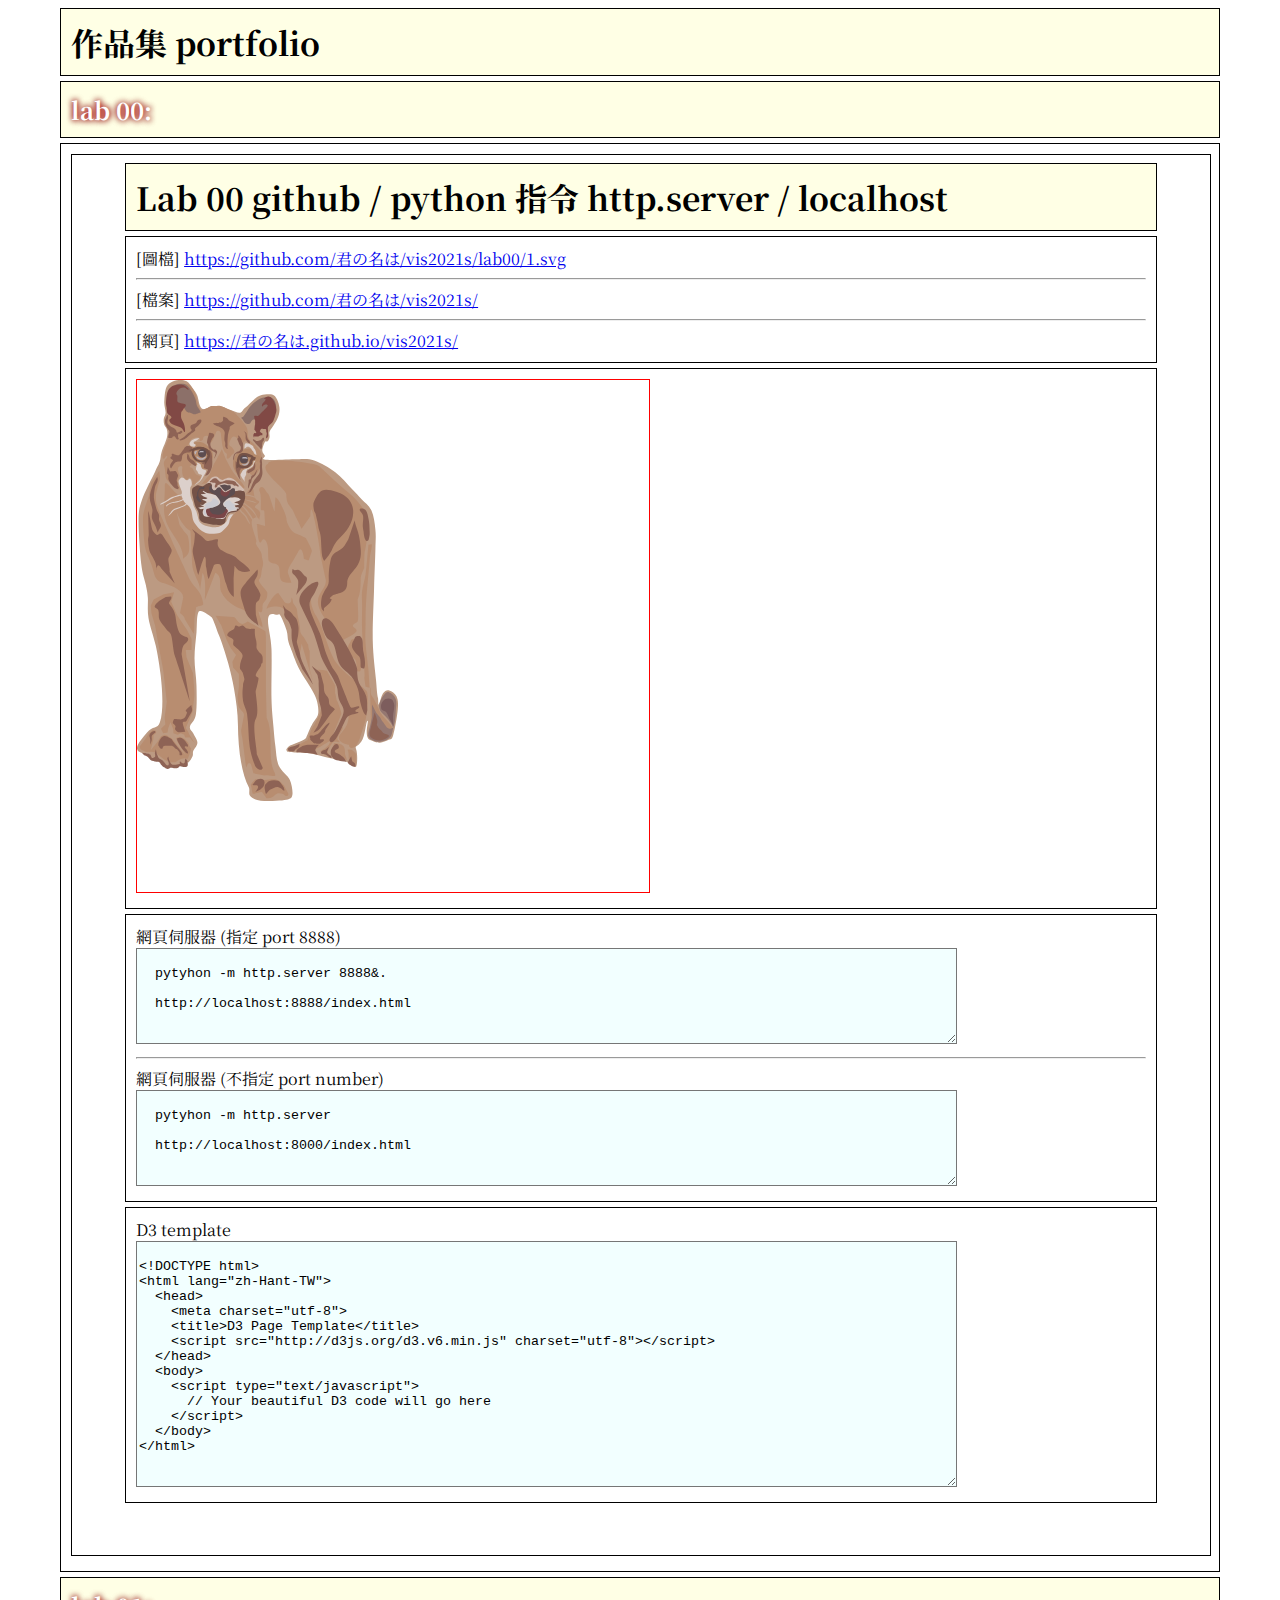
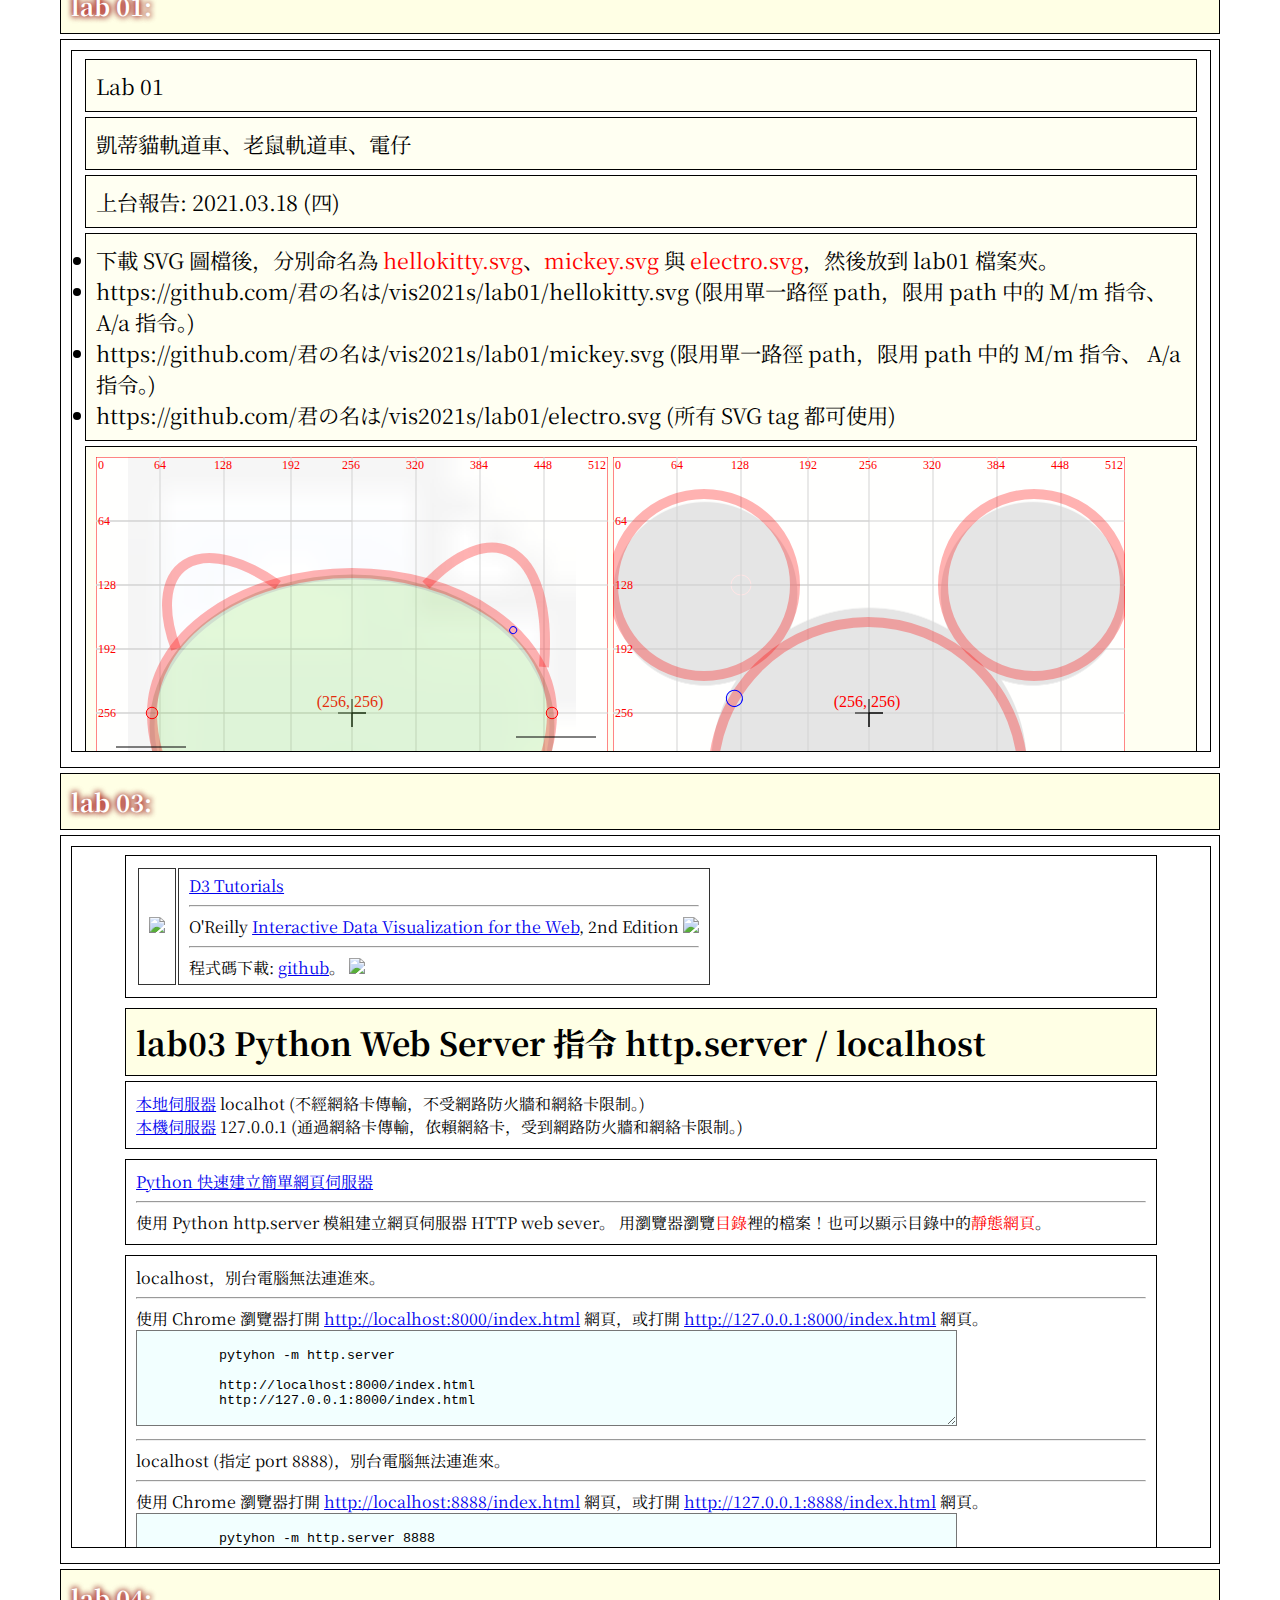
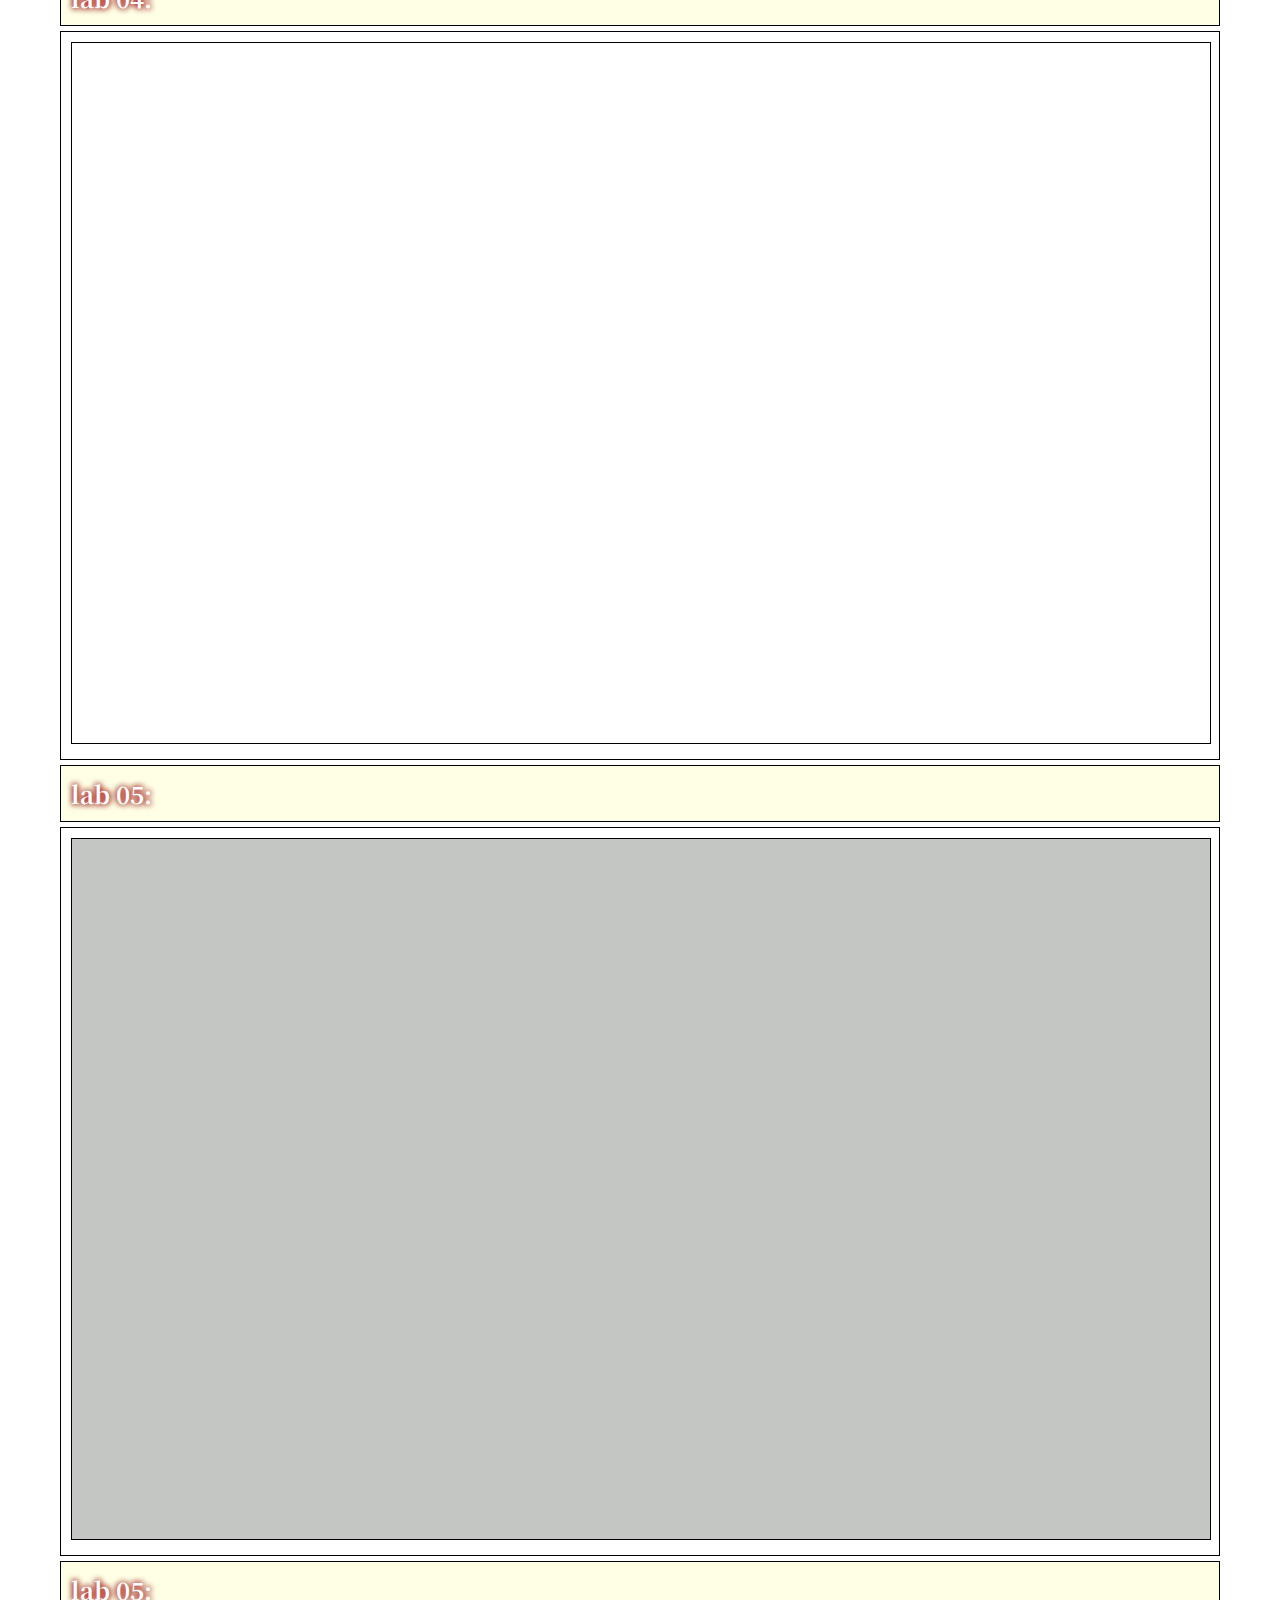
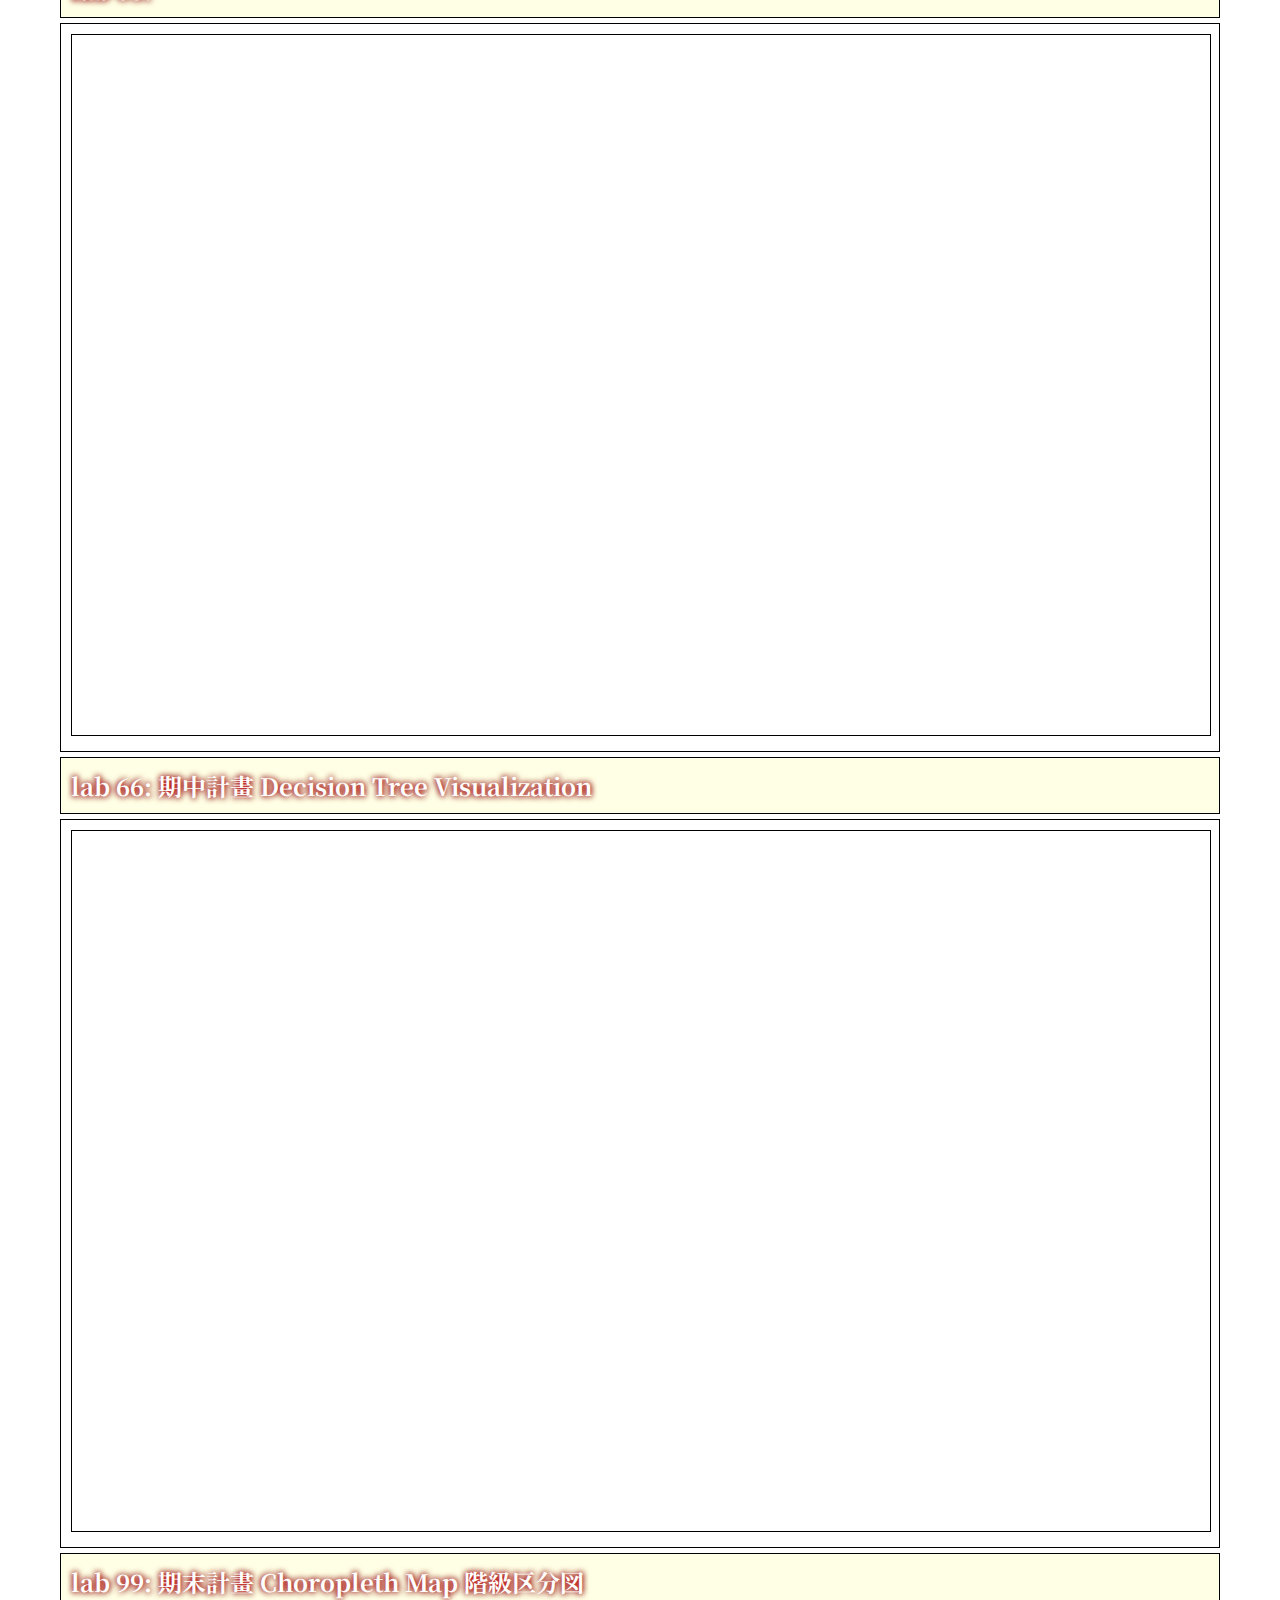
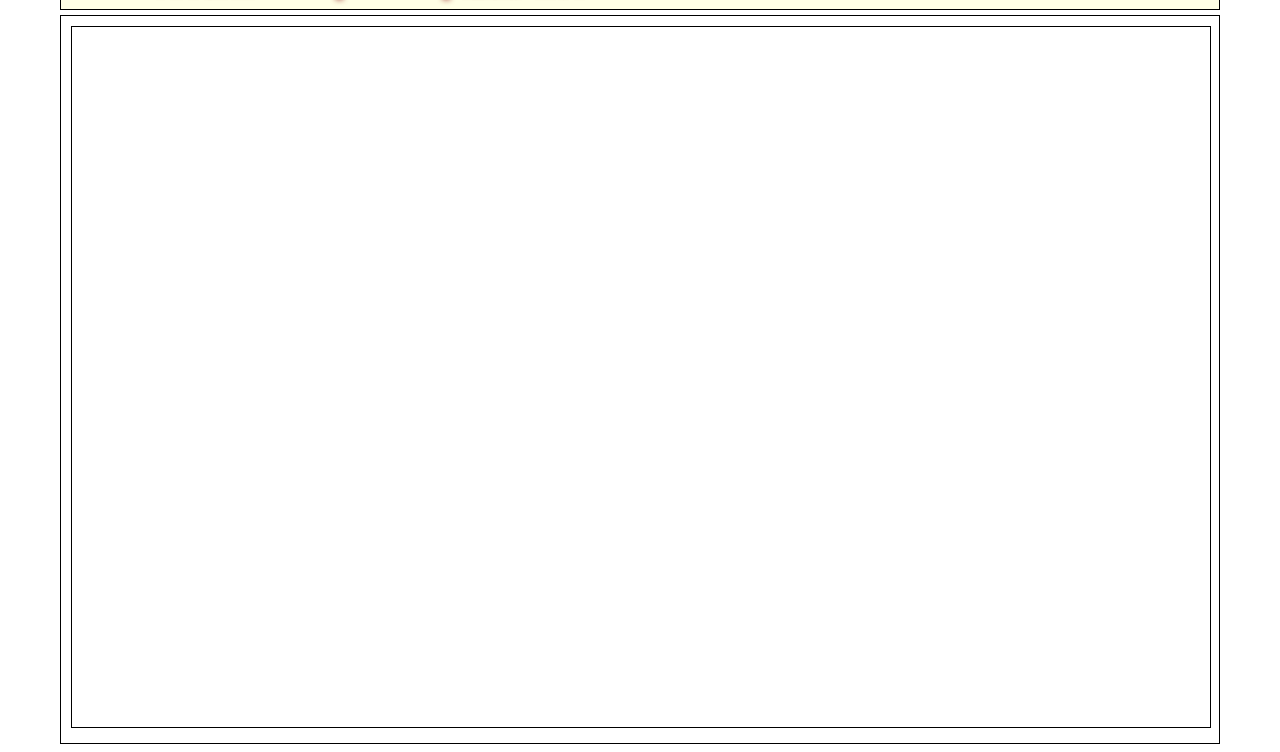
<file: index.html>
<!DOCTYPE html>
<html lang="zh-Hant-TW">
<head>
    <meta charset="utf-8">
    <title>作品集</title>
    <script src="http://d3js.org/d3.v6.min.js" charset="utf-8"></script>
    <style type="text/css">
      @import url('https://fonts.googleapis.com/css2?family=Noto+Serif+JP:wght@900&display=swap');

      h1 {
        background-color: rgba(255, 255, 0, 0.1);
        font-family: 'Noto Serif JP', serif;
        font-size: 24pt;
        border: solid 1px black;
        width: 90%;
        margin: 5px auto;
        padding: 10px;
      }

      h3 {
        background-color: rgba(255, 255, 0, 0.1);
        color: white; 
        text-shadow: 0 0 6px #FF0000, 0 0 6px #000000;
        font-family: 'Noto Serif JP', serif;
        font-size: 18pt;
        border: solid 1px black;
        width: 90%;
        margin: 5px auto;
        padding: 10px;
      }

      div {
        font-family: 'Noto Serif JP', serif;
        font-size: 12pt;
        border: solid 1px black;
        width: 90%;
        margin: 5px auto;
        padding: 10px;
      }

      iframe:hover, div:hover, ul:hover, h1:hover, h3:hover {
        background-color: rgba(255, 255, 128, 0.1);
        /* offset-x | offset-y | blur-radius | spread-radius | color */
        box-shadow: 0px 0px 5px 5px rgba(128, 255, 255, 0.5);
      }

      iframe {
        border: 1px black solid;
      }
    </style>
</head>
<body>



<h1>作品集 portfolio</h1>

<h3> lab 00: </h3>
<div>
    <iframe src="./lab00/index.html" width="100%" height="1400" seamless="seamless" scrolling="yes" frameborder="0" allowtransparency="true"> </iframe>
</div>

<h3> lab 01: </h3>
<div>
    <iframe src="./lab01/index.html" width="100%" height="700" seamless="seamless" scrolling="yes" frameborder="0" allowtransparency="true"> </iframe>
</div>

<h3> lab 03: </h3>
<div>
    <iframe src="./lab03/index.html" width="100%" height="700" seamless="seamless" scrolling="yes" frameborder="0" allowtransparency="true"> </iframe>
</div>

<h3> lab 04: </h3>
<div>
    <iframe src="./lab04/index.html" width="100%" height="700" seamless="seamless" scrolling="yes" frameborder="0" allowtransparency="true"> </iframe>
</div>

<h3> lab 05: </h3>
<div>
    <iframe src="./lab05/index.html" width="100%" height="700" seamless="seamless" scrolling="yes" frameborder="0" allowtransparency="true"> </iframe>
</div>

<h3> lab 05: </h3>
<div>
    <iframe src="./lab06/index.html" width="100%" height="700" seamless="seamless" scrolling="yes" frameborder="0" allowtransparency="true"> </iframe>
</div>

<h3> lab 66: 期中計畫 Decision Tree Visualization </h3>
<div>
    <iframe src="./lab99/index.html" width="100%" height="700" seamless="seamless" scrolling="yes" frameborder="0" allowtransparency="true"> </iframe>
</div>

<h3> lab 99: 期末計畫  Choropleth Map 階級区分図 </h3>
<div>
    <iframe src="./lab99/index.html" width="100%" height="700" seamless="seamless" scrolling="yes" frameborder="0" allowtransparency="true"> </iframe>
</div>


</body>
</html>
</file>
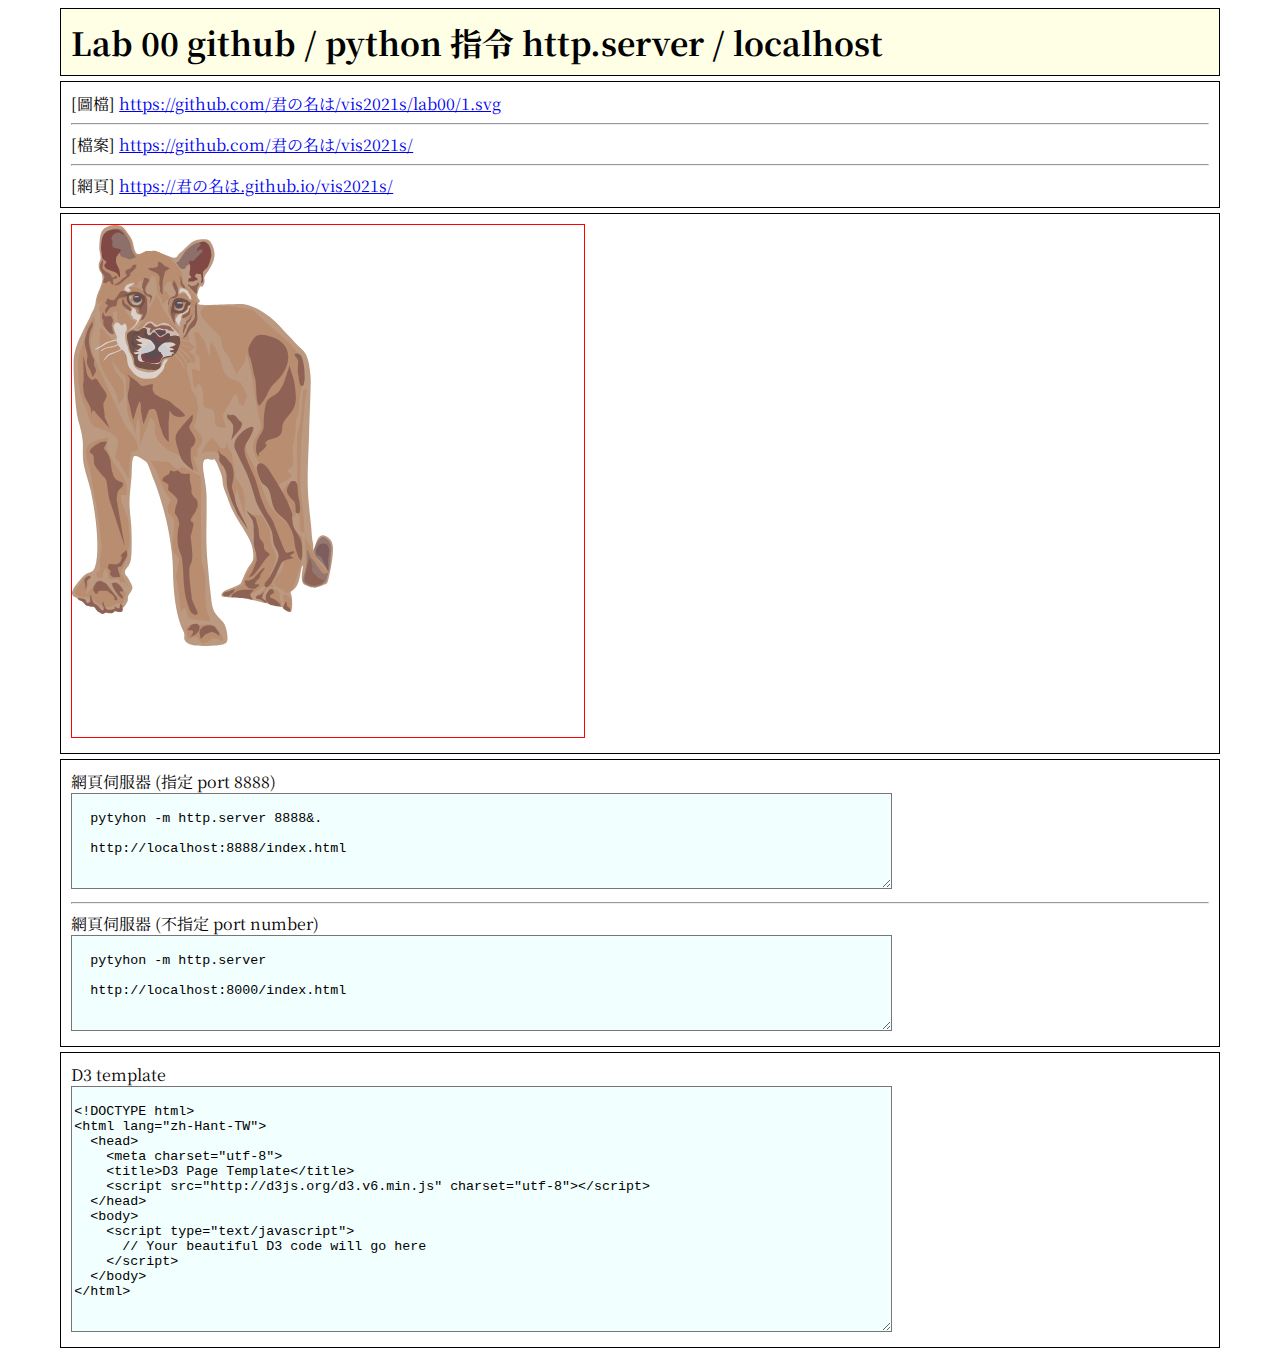
<file: lab00/index.html>
<!DOCTYPE html>
<html>
<head>
	<title></title>
	<meta charset="utf-8">
	<style>
    @import url('https://fonts.googleapis.com/css2?family=Noto+Serif+JP:wght@900&display=swap');

    h1 {
      background-color: rgba(255, 255, 0, 0.1);
      font-family: 'Noto Serif JP', serif;
      font-size: 24pt;
      border: solid 1px black;
      width: 90%;
      margin: 5px auto;
      padding: 10px;
    }

		div {
			font-family: 'Noto Serif JP', serif;
			font-size: 12pt;
			border: solid 1px black;
			width: 90%;
			margin: 5px auto;
			padding: 10px;
		}

    div:hover, ul:hover, h1:hover, h3:hover {
      background-color: rgba(255, 255, 128, 0.1);
      /* offset-x | offset-y | blur-radius | spread-radius | color */
      box-shadow: 0px 0px 5px 5px rgba(128, 255, 255, 0.5);
    }

    svg, iframe {
      border: 1px solid red;
    }
	</style>
</head>
<body>

<h1>  Lab 00 github / python 指令 http.server / localhost </h1>

<div>
  [圖檔] <a href="https://github.com/君の名は/vis2021s/lab00/1.svg">https://github.com/君の名は/vis2021s/lab00/1.svg</a>
  <hr>
  [檔案] <a href="https://github.com/君の名は/vis2021s/">https://github.com/君の名は/vis2021s/</a>
  <hr>
  [網頁] <a href="https://君の名は.github.io/vis2021s/">https://君の名は.github.io/vis2021s/</a>
</div>

<div>
  <iframe src="./1.svg" width="512" height="512" seamless="seamless" scrolling="no" frameborder="0" allowtransparency="true"> </iframe>
</div>

<div>
  網頁伺服器 (指定 port 8888)<br>
  <textarea rows="6" cols="100" style="font-family:'Courier New'; background: rgba(128, 255, 255, 0.1);">

  pytyhon -m http.server 8888&.

  http://localhost:8888/index.html
  </textarea>
  <hr>
  網頁伺服器 (不指定 port number)<br>
  <textarea rows="6" cols="100" style="font-family:'Courier New'; background: rgba(128, 255, 255, 0.1);">

  pytyhon -m http.server

  http://localhost:8000/index.html
  </textarea>
</div>

<div>
  D3 template <br>
  <textarea rows="16" cols="100" style="font-family:'Courier New'; background: rgba(128, 255, 255, 0.1);">

<!DOCTYPE html>
<html lang="zh-Hant-TW">
  <head>
    <meta charset="utf-8">
    <title>D3 Page Template</title>
    <script src="http://d3js.org/d3.v6.min.js" charset="utf-8"></script>
  </head>
  <body>
    <script type="text/javascript">
      // Your beautiful D3 code will go here
    </script>
  </body>
</html>
  </textarea>
</div>


</body>
</html>
</file>
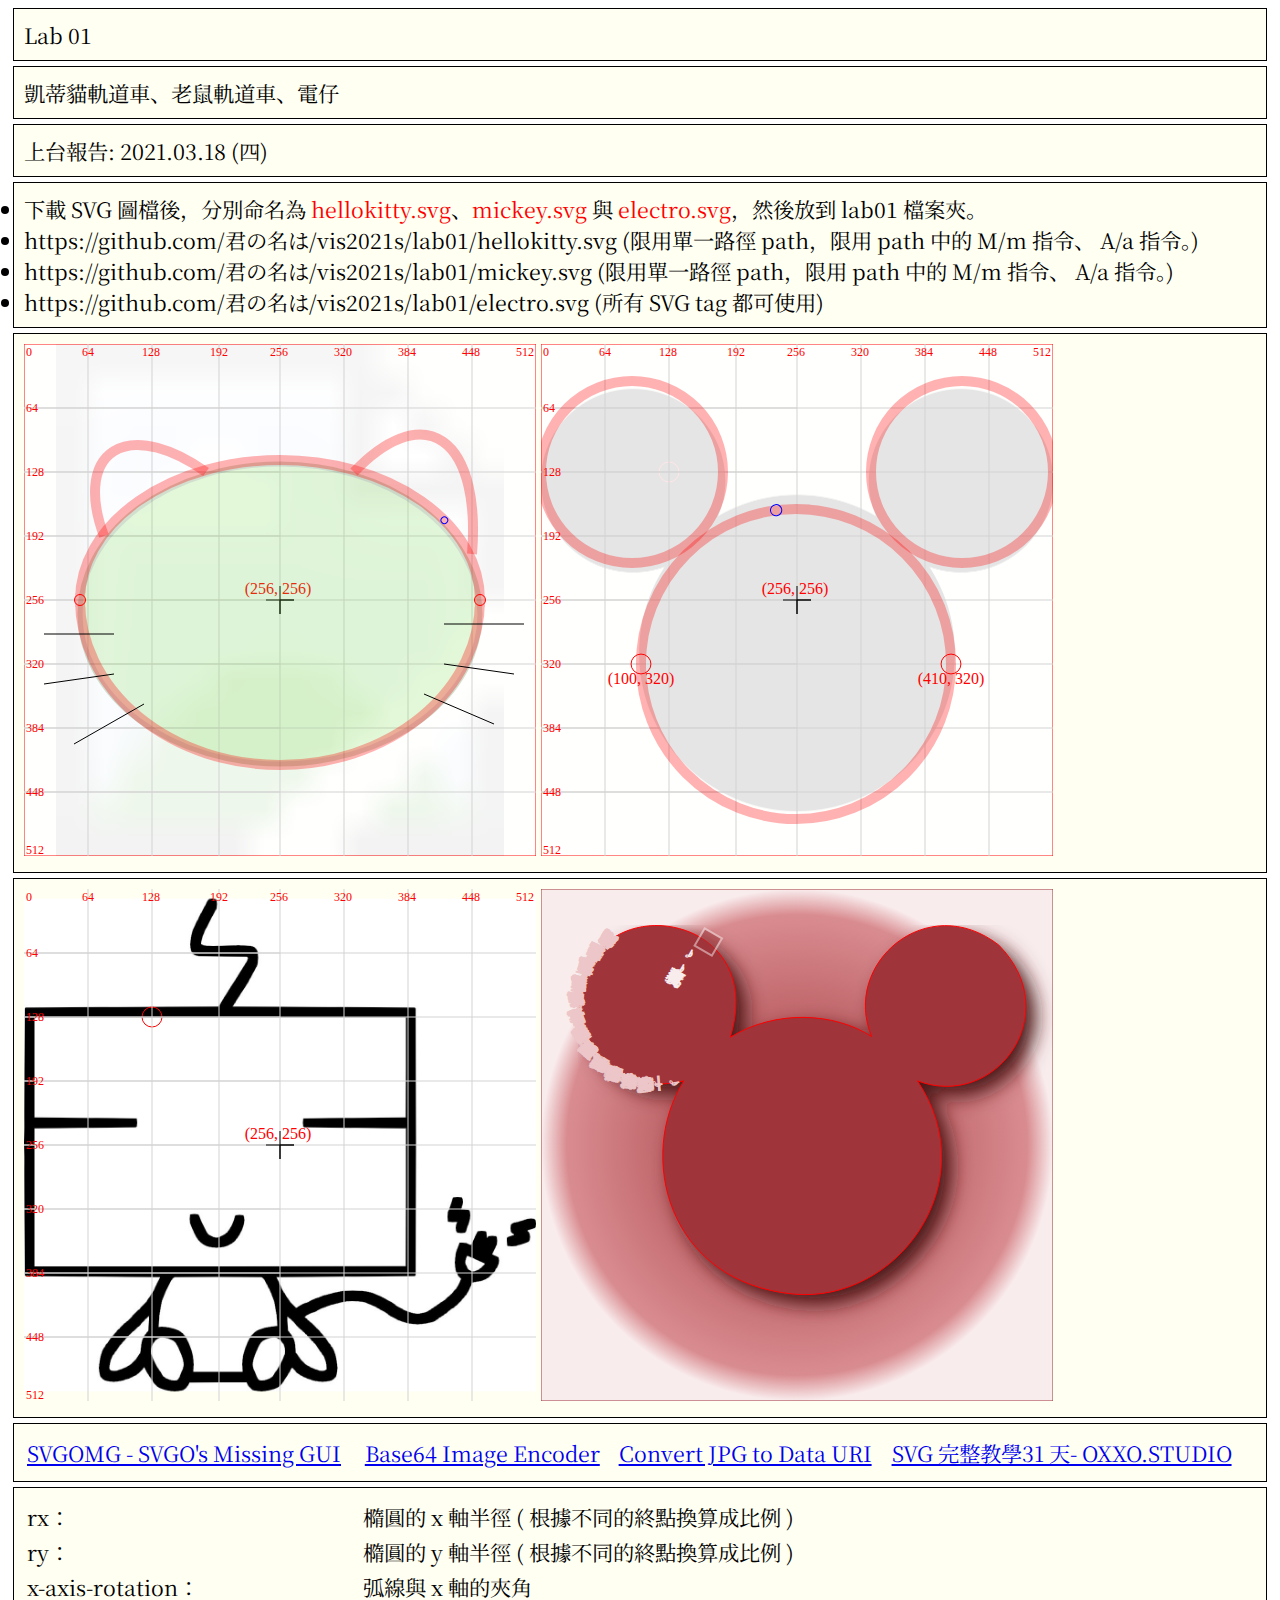
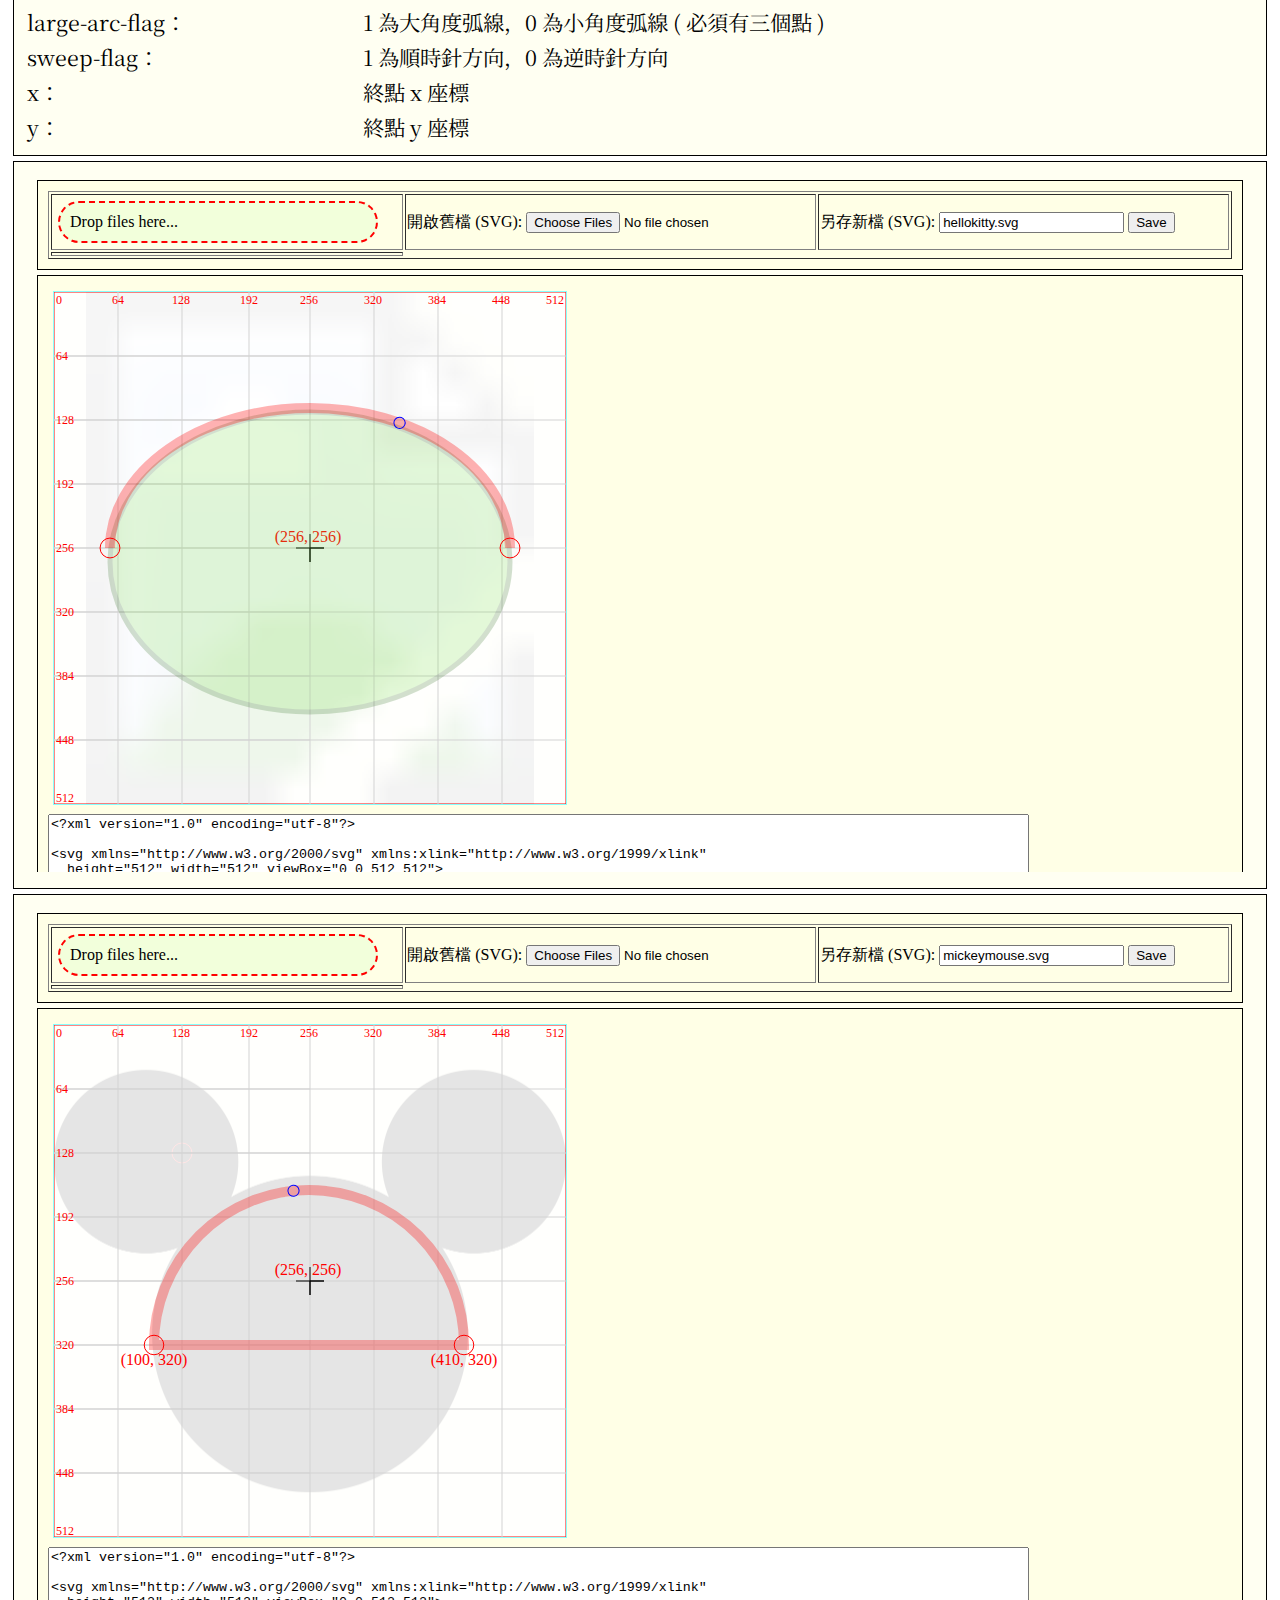
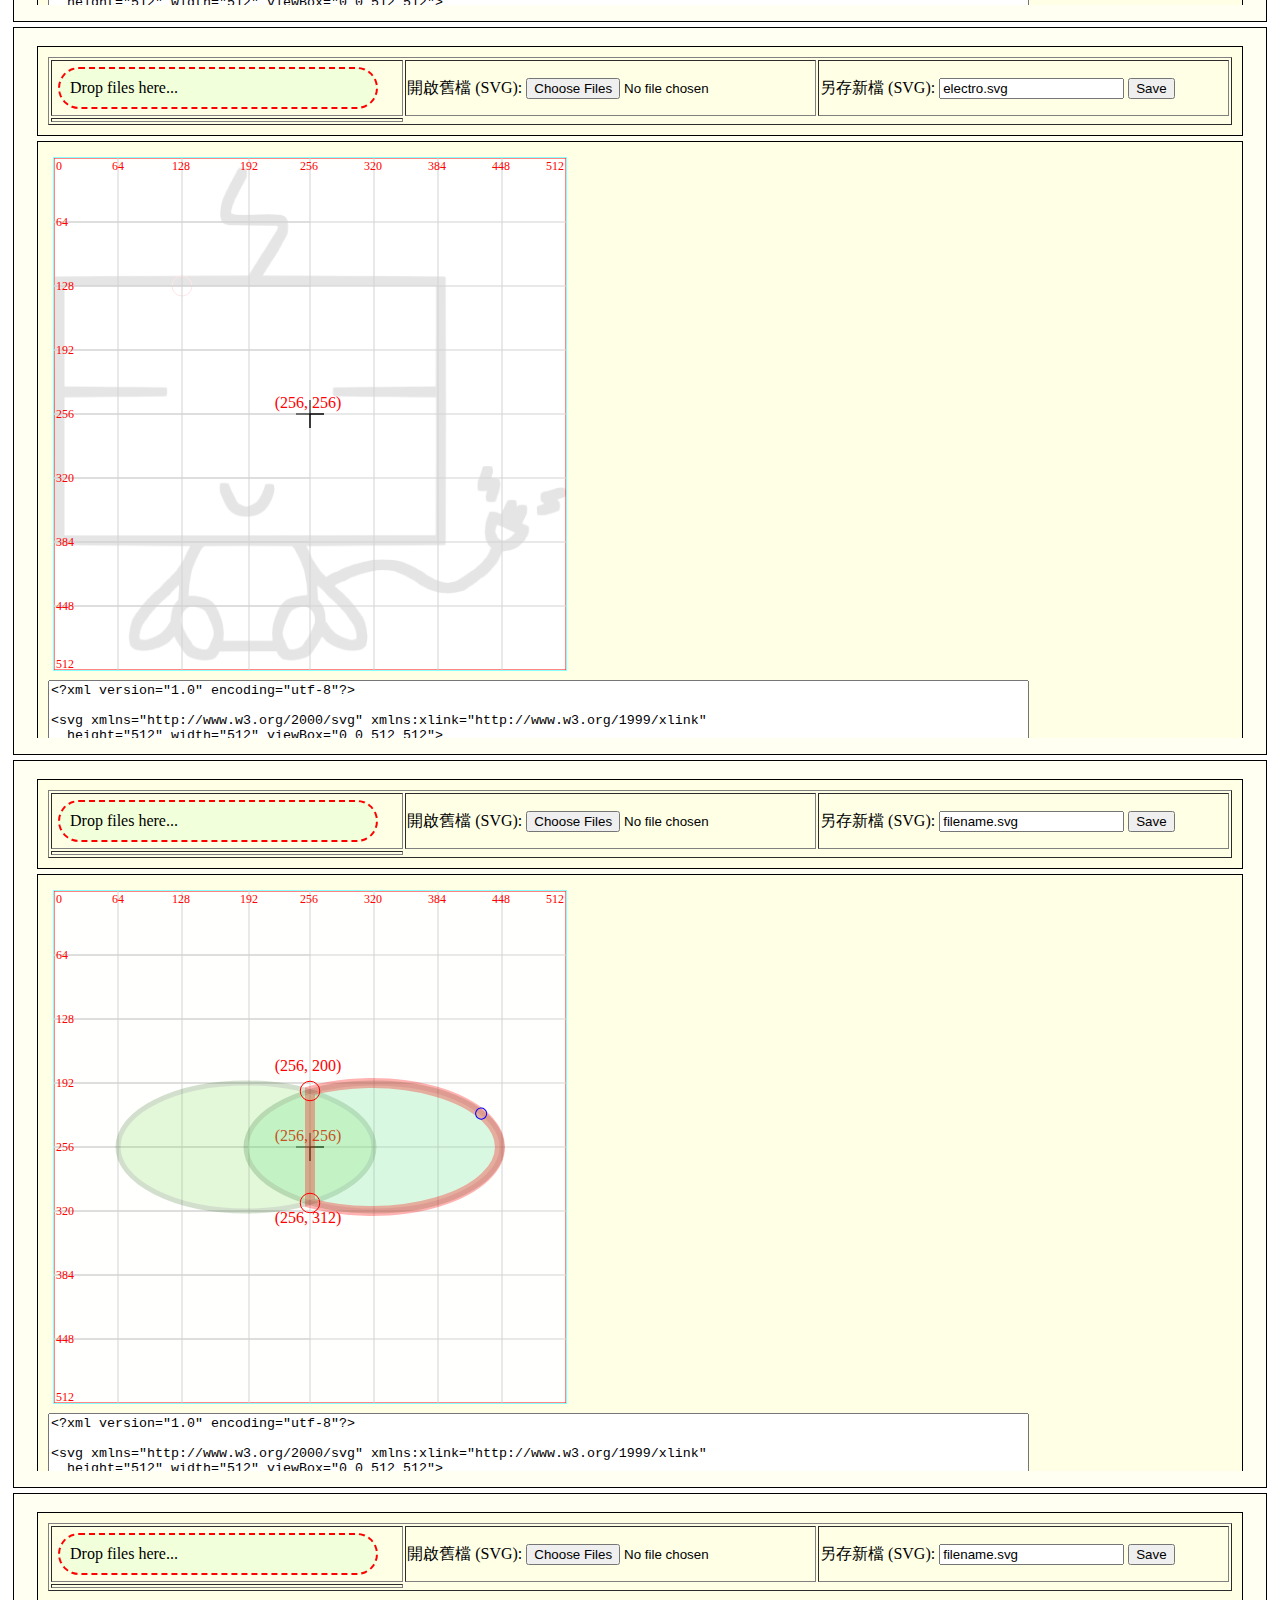
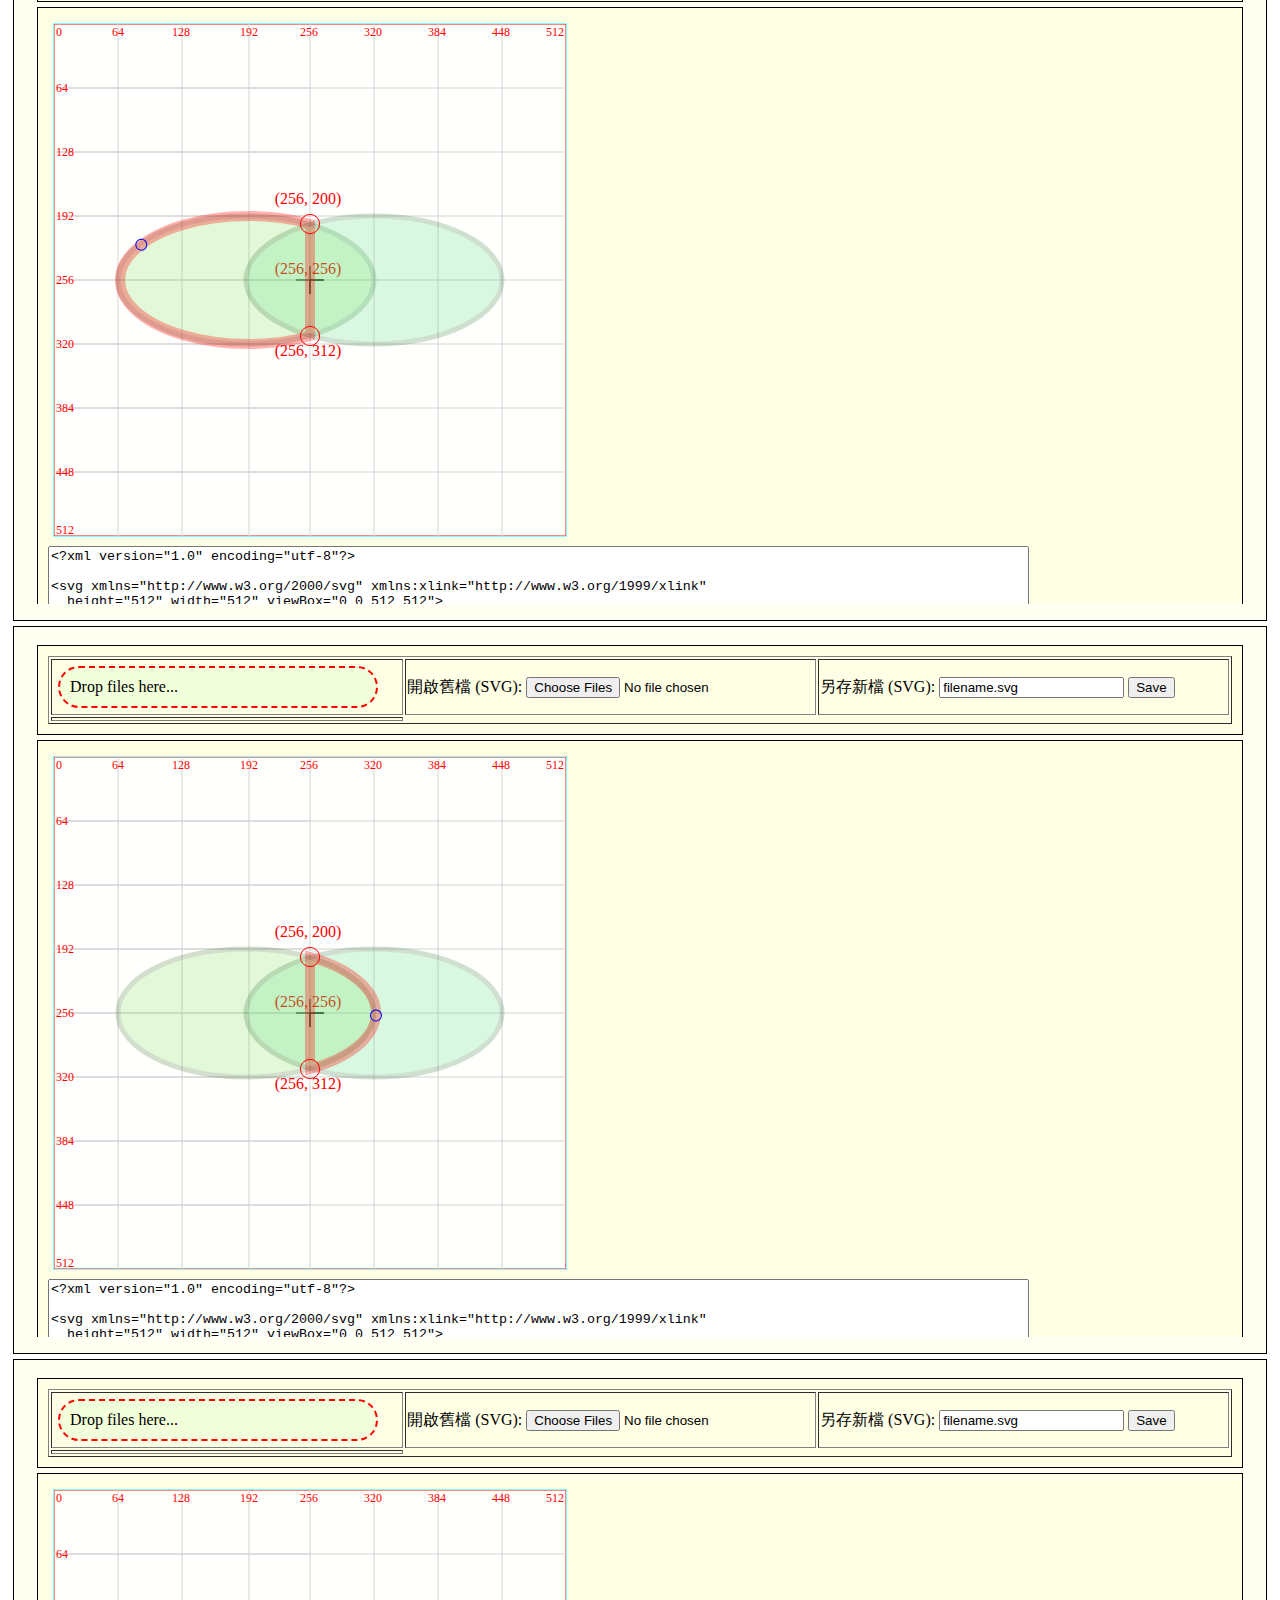
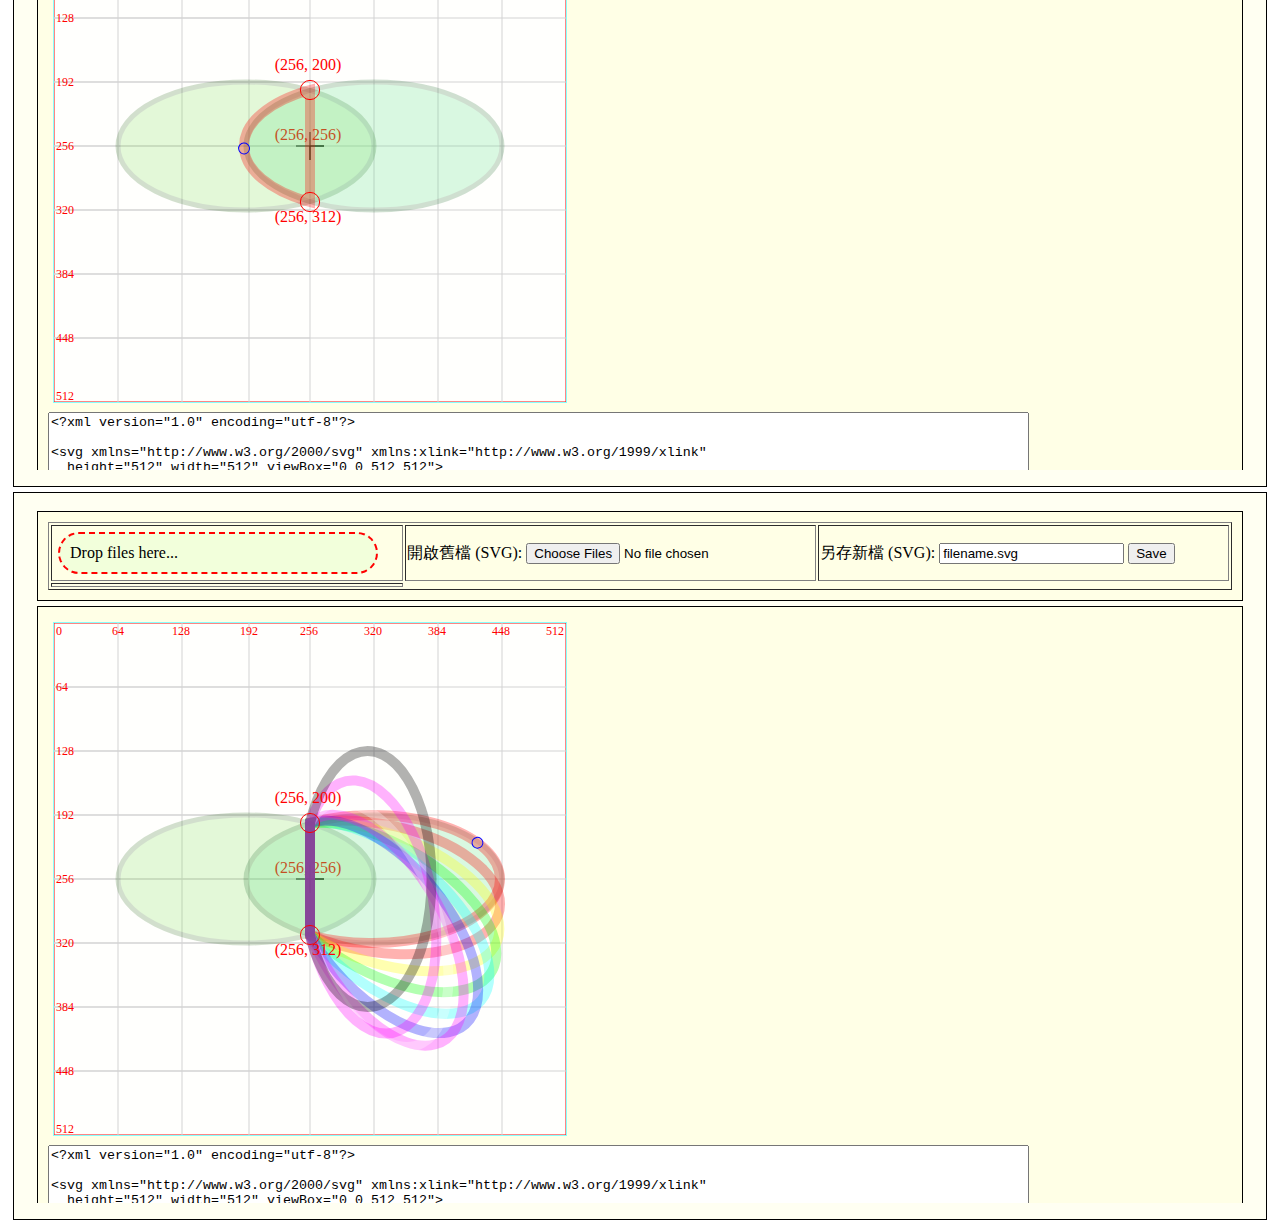
<file: lab01/index.html>
<!DOCTYPE html>
<html lang="zh-Hant-TW">
<head>
    <meta charset="utf-8">
    <title>Lab 01</title>
    <script src="http://d3js.org/d3.v6.min.js" charset="utf-8"></script> <!-- v6.5.0 -->
    <style type="text/css">
	    @import url('https://fonts.googleapis.com/css2?family=Noto+Serif+JP:wght@900&display=swap');

	    body {
	        font-family: 'Noto Serif JP', serif;
	        font-size: 16pt;
	    }
	    div, ul {
	      border: solid black 1px;
	      margin: 5px;
	      padding: 10px;
	      background-color: rgba(255, 255, 128, 0.1);
	    }

	    div:hover, ul:hover {
	      background-color: rgba(255, 128, 128, 0.1);
	    }
    </style>
</head>
<body>
	<div>
		Lab 01
	</div>
	<div>
		凱蒂貓軌道車、老鼠軌道車、電仔
	</div>
	<div>
		上台報告: 2021.03.18 (四)
	</div>
	<ul>
		<li>下載 SVG 圖檔後，分別命名為 <font color="red">hellokitty.svg</font>、<font color="red">mickey.svg</font> 與 <font color="red">electro.svg</font>，然後放到 lab01 檔案夾。</li>
		<li>https://github.com/君の名は/vis2021s/lab01/hellokitty.svg (限用單一路徑 path，限用 path 中的 M/m 指令、 A/a 指令。)</li>
		<li>https://github.com/君の名は/vis2021s/lab01/mickey.svg (限用單一路徑 path，限用 path 中的 M/m 指令、 A/a 指令。)</li>
		<li>https://github.com/君の名は/vis2021s/lab01/electro.svg (所有 SVG tag 都可使用)</li>
	</ul>
	<div>
    	<iframe src="./hellokitty.svg" width="512" height="512" seamless="seamless" scrolling="yes" frameborder="0" allowtransparency="true"> </iframe>
    	<iframe src="./mickeymouse.svg" width="512" height="512" seamless="seamless" scrolling="yes" frameborder="0" allowtransparency="true"> </iframe>
	</div>
	<div>
    	<iframe src="./electro.svg" width="512" height="512" seamless="seamless" scrolling="yes" frameborder="0" allowtransparency="true"> </iframe>
    	<iframe src="./mickey.svg" width="512" height="512" seamless="seamless" scrolling="yes" frameborder="0" allowtransparency="true"> </iframe>
	</div>
	<!-- ---------------- -->
	<div>
		<table style="width:100%">
		  <tr>
		    <td><a target="_blank" href="https://jakearchibald.github.io/svgomg/">SVGOMG - SVGO's Missing GUI</a></td>
		    <td><a target="_blank" href="https://www.base64-image.de/">Base64 Image Encoder</a></td>
		    <td><a target="_blank" href="https://onlinejpgtools.com/convert-jpg-to-data-uri">Convert JPG to Data URI</a></td>
		    <td><a href="https://www.oxxostudio.tw/articles/201410/svg-tutorial.html">SVG 完整教學31 天- OXXO.STUDIO</a></td>
		  </tr>
		</table>
	</div>
	<!-- ---------------- -->
	<div>
		<table style="width:100%">
		  <tr>
		    <td>rx： </td><td>橢圓的 x 軸半徑 ( 根據不同的終點換算成比例 ) </td>
		  </tr>
		  <tr>
		    <td>ry： </td><td>橢圓的 y 軸半徑 ( 根據不同的終點換算成比例 ) </td>
		  </tr>
		  <tr>
		    <td>x-axis-rotation： </td><td>弧線與 x 軸的夾角 </td>
		  </tr>
		  <tr>
		    <td>large-arc-flag： </td><td>1 為大角度弧線，0 為小角度弧線 ( 必須有三個點 ) </td>
		  </tr>
		  <tr>
		    <td>sweep-flag： </td><td>1 為順時針方向，0 為逆時針方向 </td>
		  </tr>
		  <tr>
		    <td>x：  </td><td>終點 x 座標 </td>
		  </tr>
		  <tr>
		    <td>y：  </td><td>終點 y 座標 </td>
		  </tr>
		</table>
	</div>

	<div>
	    <iframe src="./hellokitty.html" width="100%" height="700" seamless="seamless" scrolling="yes" frameborder="0" allowtransparency="true"> </iframe>
	</div>

	<div>
	    <iframe src="./mickeymouse.html" width="100%" height="700" seamless="seamless" scrolling="yes" frameborder="0" allowtransparency="true"> </iframe>
	</div>

	<div>
	    <iframe src="./electro.html" width="100%" height="700" seamless="seamless" scrolling="yes" frameborder="0" allowtransparency="true"> </iframe>
	</div>
	<div>
	    <iframe src="./largearcsweep1.html" width="100%" height="700" seamless="seamless" scrolling="yes" frameborder="0" allowtransparency="true"> </iframe>
	</div>

	<div>
	    <iframe src="./largearcsweep2.html" width="100%" height="700" seamless="seamless" scrolling="yes" frameborder="0" allowtransparency="true"> </iframe>
	</div>

	<div>
	    <iframe src="./largearcsweep3.html" width="100%" height="700" seamless="seamless" scrolling="yes" frameborder="0" allowtransparency="true"> </iframe>
	</div>

	<div>
	    <iframe src="./largearcsweep4.html" width="100%" height="700" seamless="seamless" scrolling="yes" frameborder="0" allowtransparency="true"> </iframe>
	</div>

	<div>
	    <iframe src="./angle.html" width="100%" height="700" seamless="seamless" scrolling="yes" frameborder="0" allowtransparency="true"> </iframe>
	</div>

	<script type="text/javascript">
	  // Your beautiful D3 code will go here
	</script>

 </body>
</html>
</file>
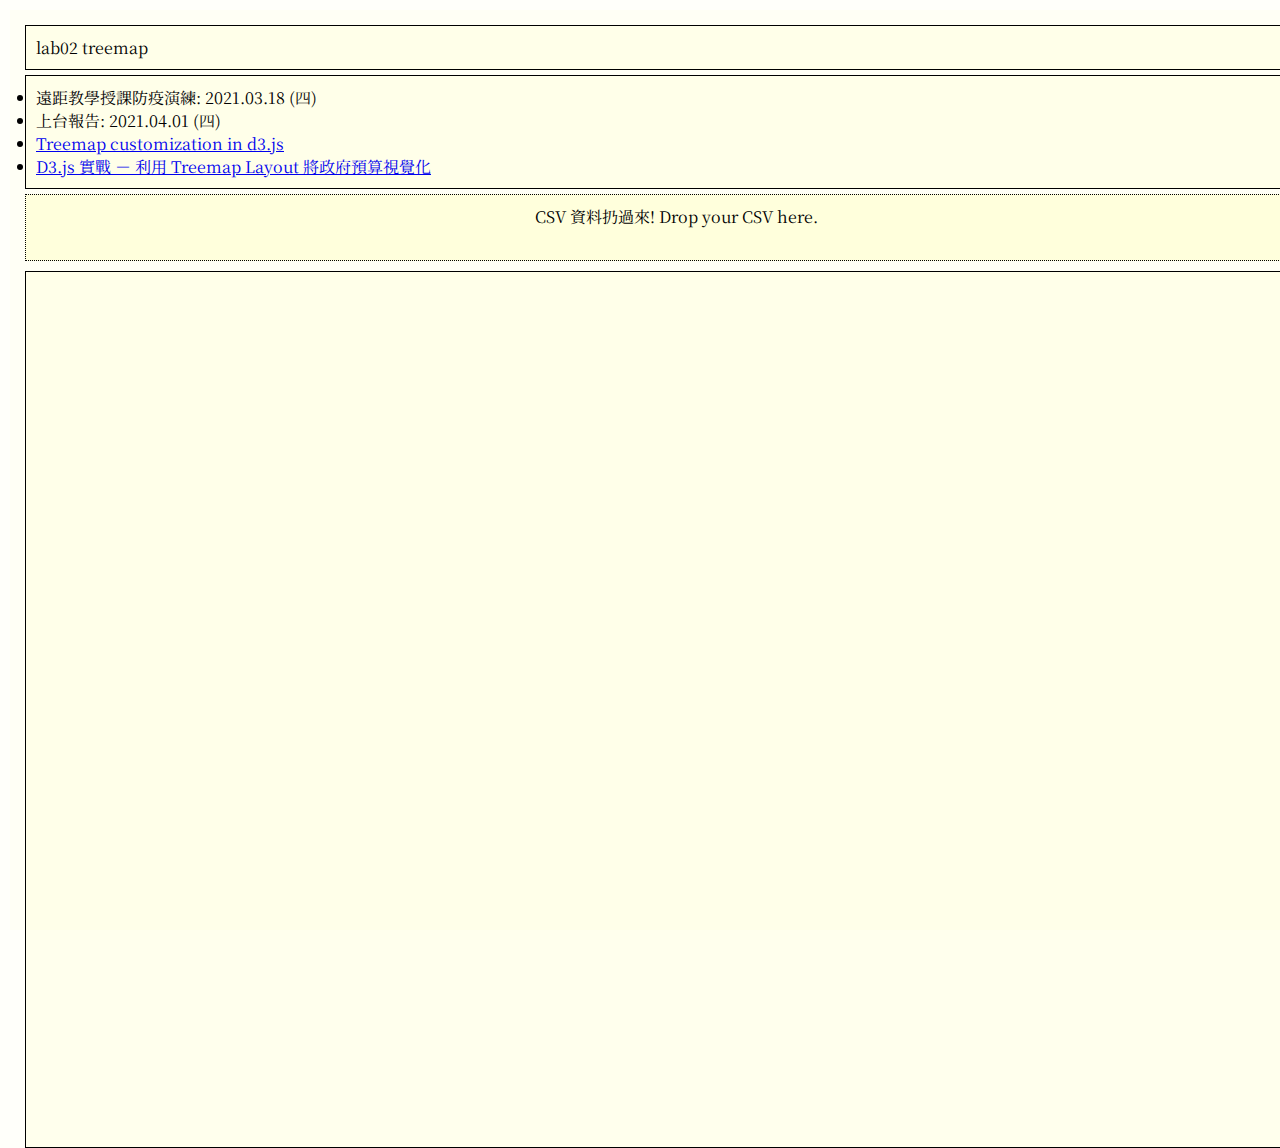
<file: lab02/index.html>
<!DOCTYPE html>

<html>
	<head>
	    <meta charset="utf-8">
	    <title>lab02</title>
		<script src="https://d3js.org/d3.v4.js"></script>
		
		<style>
      		@import url('https://fonts.googleapis.com/css2?family=Noto+Serif+JP:wght@900&display=swap');

		    div, ul {
		      border: solid black 1px;
		      margin: 5px;
		      padding: 10px;
		      background-color: rgba(255, 255, 128, 0.1);
		    }

		    div:hover, ul:hover {
		      background-color: rgba(255, 128, 128, 0.1);
		    }

			html, body {
				height: 100%;
				width: 100%;
				padding: 0;
				margin: 0;
				padding: 10px;
		        background-color: rgba(255, 255, 0, 0.02);
		        font-family: 'Noto Serif JP', serif;
			}

			svg {
		        font-family: 'Noto Serif JP', serif;
			}

			#dropfile {
				height: 5%;
				width: 100%;
				border-style: dotted;;
				display: block;
				text-align: center;
			    animation-name: oxxo;
			    animation-duration: 2s;
			    animation-iteration-count: infinite;
			    padding: 10px;
		        background-color: rgba(255, 255, 0, 0.1);
		        font-family: 'Noto Serif JP', serif;
		        margin-bottom: 10px;
			}
			#dropfile:hover {
			    background-color: rgba(128, 255, 255, 0.1);
			}
			@keyframes oxxo{
			    from {
			        border-style: dotted;;
			        border-color: blue;
			        color: blue;
			    }
			    to {
			        border-style: solid;
			        border-color: red;
			        color: crimson;
			    }
			}
			
			#treemap {
				height: 95%;
				width: 100%;
			}
		</style>
	</head>
	<body>
		<div>lab02 treemap</div>
		<ul>
			<li>遠距教學授課防疫演練: 2021.03.18 (四) </li>
			<li>上台報告: 2021.04.01 (四) </li>
			<li><a href="https://www.d3-graph-gallery.com/graph/treemap_custom.html">Treemap customization in d3.js</a></li>
			<li><a href="http://blog.infographics.tw/2015/10/d3js-tutorial-treemap-and-budget/">D3.js 實戰 － 利用 Treemap Layout 將政府預算視覺化</a></li>
		</ul>

		<div id="dropfile" for="csvfile">
			CSV 資料扔過來! Drop your CSV here.
		</div>
		
		<div id="treemap"></div>
		
		
		<script>
			//產生SVG
			function mkSVG(container, bosses, data){
				const treemap = document.createElement('div')
				console.log(data)
				const margin = {top: 10, right: 10, bottom: 10, left: 10};
				const height = container.clientHeight - margin.top - margin.bottom;
				const width = container.clientWidth - margin.left - margin.right;
				
				const svg = d3.select(treemap)
							  .append('svg')
							  .attr('width', width + margin.left + margin.right)
							  .attr('height', height + margin.top + margin.bottom)
							  .append('g')
							
				//利用d3.hierarchy產生x y的資料
				const d3ds = d3.hierarchy(data).sum(({value}) => value)
				
				
				//設定svg位置
				d3.treemap()
				  .size([width, height])
				  .paddingTop(45)
				  .paddingRight(15)
				  .paddingInner(10) 
				  (d3ds)
				  
				  
				//設定指導教授顏色
				const color = d3.scaleOrdinal()
								.domain(bosses)
								.range([ "#402D54", "#D18975", "#8FD175", "#ff66ff", "#ffb366", "#80ff80", "#d279a6", "#ff6633", "#6600ff", "#00bfff", "#53c653", "#ff8000"])
								
				//設定透明度，分數越低越透明
				const opacity = d3.scaleLinear()
								.domain([100, 50])
								.range([1,.1])
								
				//化長方形
				svg
					.selectAll('rectangle')
					.data(d3ds.leaves())
					.enter()
					.append('rect')
					 .attr('x', ({x0}) => x0)
					 .attr('y', ({y0}) => y0)
					 .attr('width', ({x0,x1}) => x1-x0)
					 .attr('height', ({y0,y1}) => y1-y0)
					 .style('stroke', 'red')
					 .style('fill', ({parent}) => color(parent.data.name))
					 .style('opacity', (d) => opacity(d.data.value))
					 
				
				//寫學生姓名
				svg
					.selectAll('studentNames')
					.data(d3ds.leaves())
					.enter()
					.append('text')
					 .attr('x', ({x0}) => x0 + 1)
					 .attr('y', ({y0}) => y0 + 20)
					 .text(({data}) => data.name+'月')
					 .attr('font-size', '1rem')
					 .attr('fill', 'white')
				
				//寫學生分數
				svg
					.selectAll('studentScore')
					.data(d3ds.leaves())
					.enter()
					.append('text')
					 .attr('x', ({x0}) => x0 + 1)
					 .attr('y', ({y0}) => y0 + 35)
					//  .text(({data}) => data.value)
					 .attr('font-size', '.9rem')
					 .attr('fill', 'white')
					 
				svg
					.selectAll('studentSecond')
					.data(d3ds.leaves())
					.enter()
					.append('text')
					 .attr('x', ({x0}) => x0 + 1)
					 .attr('y', ({y0}) => y0 + 50)
					 .text(({data}) => '結婚數:'+parseFloat(data.seconds)+'人')
					 .attr('font-size', '.9rem')
					 .attr('fill', 'white')
					 
				svg
					.selectAll('labertory')
					.data(d3ds.descendants().filter(function(d){return d.depth==1}))
					.enter()
					.append('text')
					 .attr('x', ({x0}) => x0 + 1)
					 .attr('y', ({y0}) => y0 + 21)
					 .text(({data}) => '109年台北市結婚總數統計:'+data.name)
					 .attr('font-size', '1.1rem')
					 .attr('fill', 'black')
					 
				return treemap
			}	
		</script>
		
		<script>
			window.addEventListener('load', () => {
				const treemapContainer = document.getElementById('treemap')
				
				document.getElementById('dropfile').addEventListener('dragover', (evt) => {
					evt.preventDefault()
				})
				
				document.getElementById('dropfile').addEventListener('drop', (evt) => {
					evt.preventDefault()
					
					const { files } = evt.dataTransfer
					
					if(files.length){
						if(treemapContainer.innerHTML.length){
							treemapContainer.innerHTML = ''
						}
					
						const csvFile = files[0]
						
						//讀取csv
						const fr = new FileReader()
						
						fr.onload = () => {
							const allBoss = []
							const studentArr = fr.result.split('\n').map(e => e.split(','))
							
							const d3Json = {
								children: [],
								name: 'vis2021s'
							}
							
							//先由小到大排列，算出名次、級距、再算出分數
							const mapping = new Array(41).fill(-1)
							const scoreSort = studentArr.sort((x,y) => {
								let a = parseFloat(x[3])
								let b =  parseFloat(y[3])
								
								return b-a
							}).map(e =>parseFloat(e[3]))
							
							const scoreSet = [...new Set(scoreSort)]
							const step = (100 - 60) / scoreSet.length
							const a=new Array()
							for(let i of scoreSort){
								const idx = scoreSet.indexOf(i)
								let score
								if(idx == -1){
									score = 50
								}
								else{
									score = (100 - step * idx).toFixed(2)
								}
								mapping[i] = score
								
							}
							
							
							
							
							for(let i of studentArr){
								const bossName = i[2]
								
								
								if(allBoss.indexOf(bossName) == -1){
									allBoss.push(bossName)
									d3Json.children.push({
										name: bossName,
										children: []
									})
								}
								
								const seconds = isNaN(parseInt(i[3])) ? 40 : parseInt(i[3])
								
								d3Json.children.find(e => e.name == bossName).children.push({
									name:  i[1] ,
									seconds,
									value: parseFloat(mapping[seconds])
								})
								

								
							}
							treemapContainer.appendChild(mkSVG(treemapContainer, allBoss, d3Json))
							
						}
						
						fr.readAsText(csvFile)
					}
					
				})

				
			
			})
		</script>
	
	</body>
	
</html>
</file>
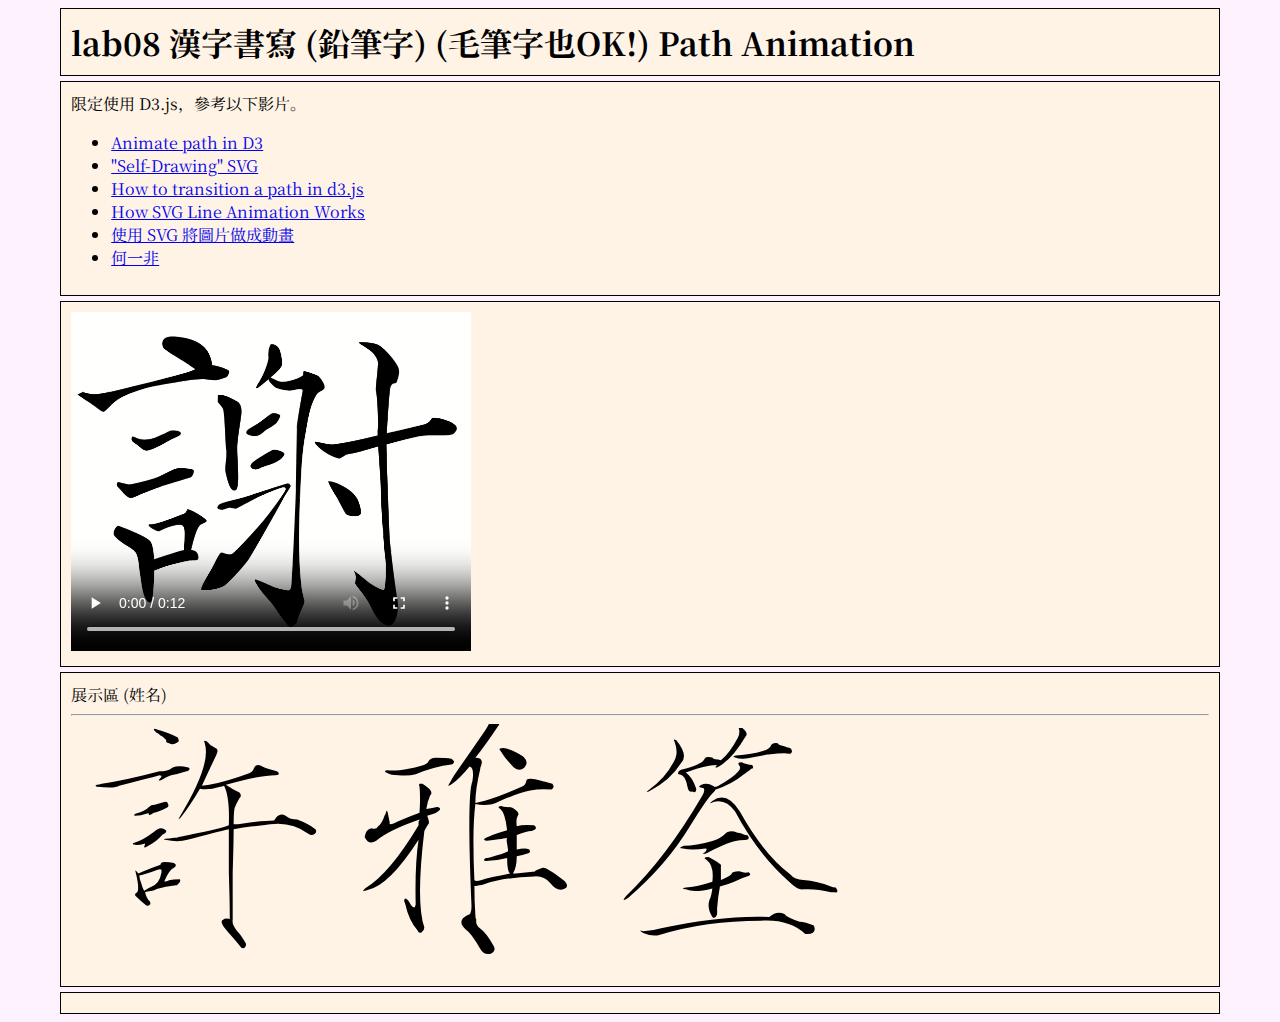
<file: lab08/index.html>
<!DOCTYPE html>
<html lang="zh-Hant-TW">
<head>
    <meta charset="utf-8">
    <link rel="stylesheet" href="style.css">
    <title>Lab 8</title>
    <style>
      @import url('https://fonts.googleapis.com/css2?family=Noto+Serif+JP:wght@900&display=swap');

      h1, div {
        background-color: rgba(255, 255, 0, 0.1);
        font-family: 'Noto Serif JP', serif;
        font-size: 24pt;
        border: solid 1px black;
        width: 90%;
        margin: 5px auto;
        padding: 10px;
      }

      div {
        font-size: 12pt;
      }
      
      body {
          background-color: rgba(255, 128, 255, 0.1);
      }

      video:hover {
          box-shadow: 0 0 2px 1px rgba(0, 140, 186, 0.5);
      }

      .pen {
        fill: none;
        stroke: #4f8fb0;
        stroke-width: 18;
        stroke-linecap: round;
        stroke-linejoin: round;

        stroke-dashoffset: 0;
        animation-duration: 8s;
        animation-iteration-count: 1;
        animation-timing-function: ease;
      }

  </style>
    <script src="https://d3js.org/d3.v6.min.js" charset="utf-8"></script> <!-- v6.5.0 -->
</head>
<body>
    <h1>
        lab08 漢字書寫 (鉛筆字) (毛筆字也OK!) Path Animation
    </h1>
    <div>
      限定使用 D3.js，參考以下影片。
    	<ul>
    		<li><a href="https://bl.ocks.org/basilesimon/f164aec5758d16d51d248e41af5428e4">Animate path in D3</a></li>
    		<li><a href="https://codepen.io/MyXoToD/post/howto-self-drawing-svg-animation">"Self-Drawing" SVG</a></li>
    		<li><a href="https://stackoverflow.com/questions/15275362/how-to-transition-a-path-in-d3-js">How to transition a path in d3.js</a></li>
        <li><a href="https://css-tricks.com/svg-line-animation-works/">How SVG Line Animation Works</a></li>
        <li><a href="http://blog.roachking.net/blog/2014/10/31/osolve-team-drawing-animation/">使用 SVG 將圖片做成動畫</a></li>
        <li><a href="https://www.hesyifei.com/">何一非</a></li>
    	</ul>
    </div>

    <div>
  		<video width="400" controls loop autoplay>
  		  <source src="3.mp4" type="video/mp4">
  		</video>
    </div>

    <div>
      展示區 (姓名)
      <hr>
      <img width="256" src="./hsu.svg">
      <img width="256" src="./ya.svg">
      <img width="256" src="./chuan.svg">
    </div>

    <div id="pen-display-area"></div>
    
    <script type="text/javascript">
      // Your beautiful D3 code will go here
      d3.xml("hsu-1.svg")
        .then(data => {
          d3.select("#pen-display-area").node().append(data.documentElement)
          d3.select("#pen-display-area")
            .select("svg")
            .attr("width", 256)
            .attr("id", "hsu")
        });

      d3.xml("ya-1.svg")
      .then(data => {
        d3.select("#pen-display-area").node().append(data.documentElement)
        d3.select("#pen-display-area")
          .select("svg")
          .attr("width", 256)
          .attr("id", "ya")
      });

      d3.xml("chuan-1.svg")
      .then(data => {
        d3.select("#pen-display-area").node().append(data.documentElement)
        d3.select("#pen-display-area")
          .select("svg")
          .attr("width", 256)
          .attr("id", "chuan")
      });
    </script>
  </html>
</file>
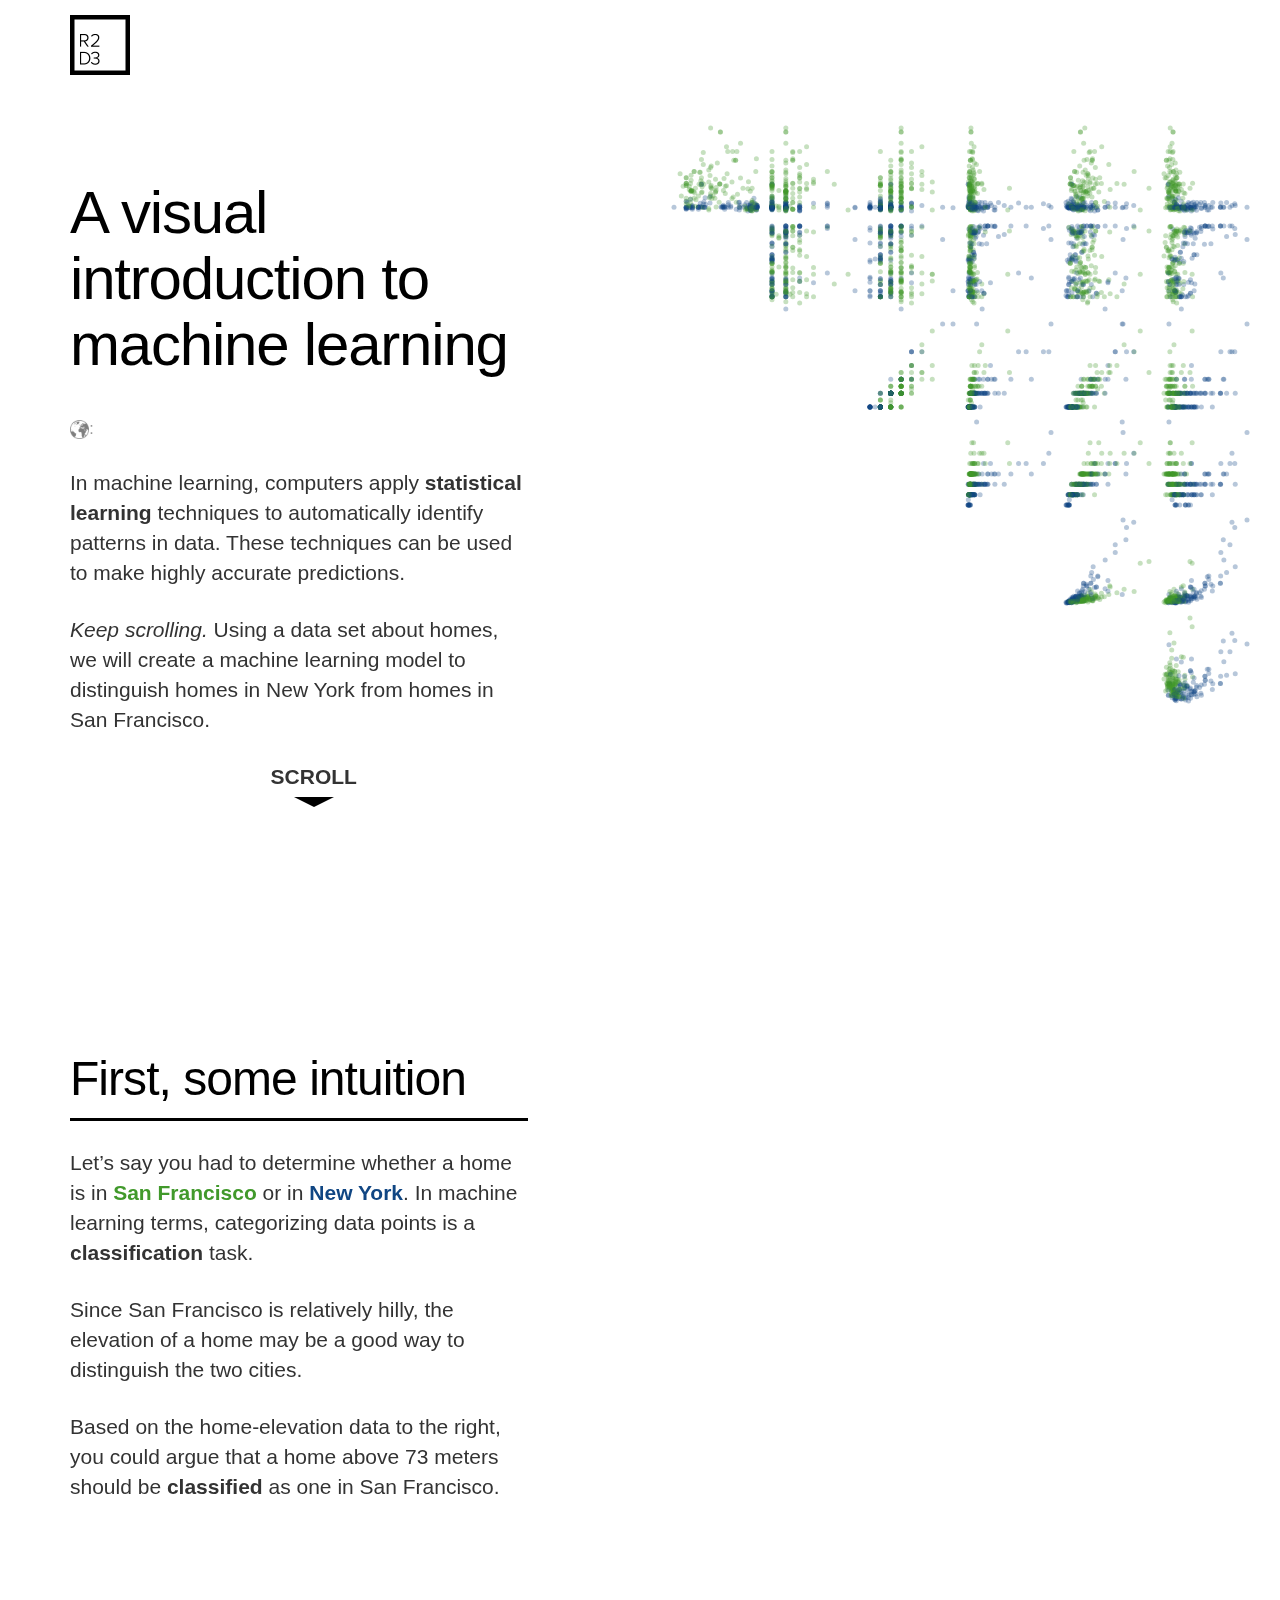
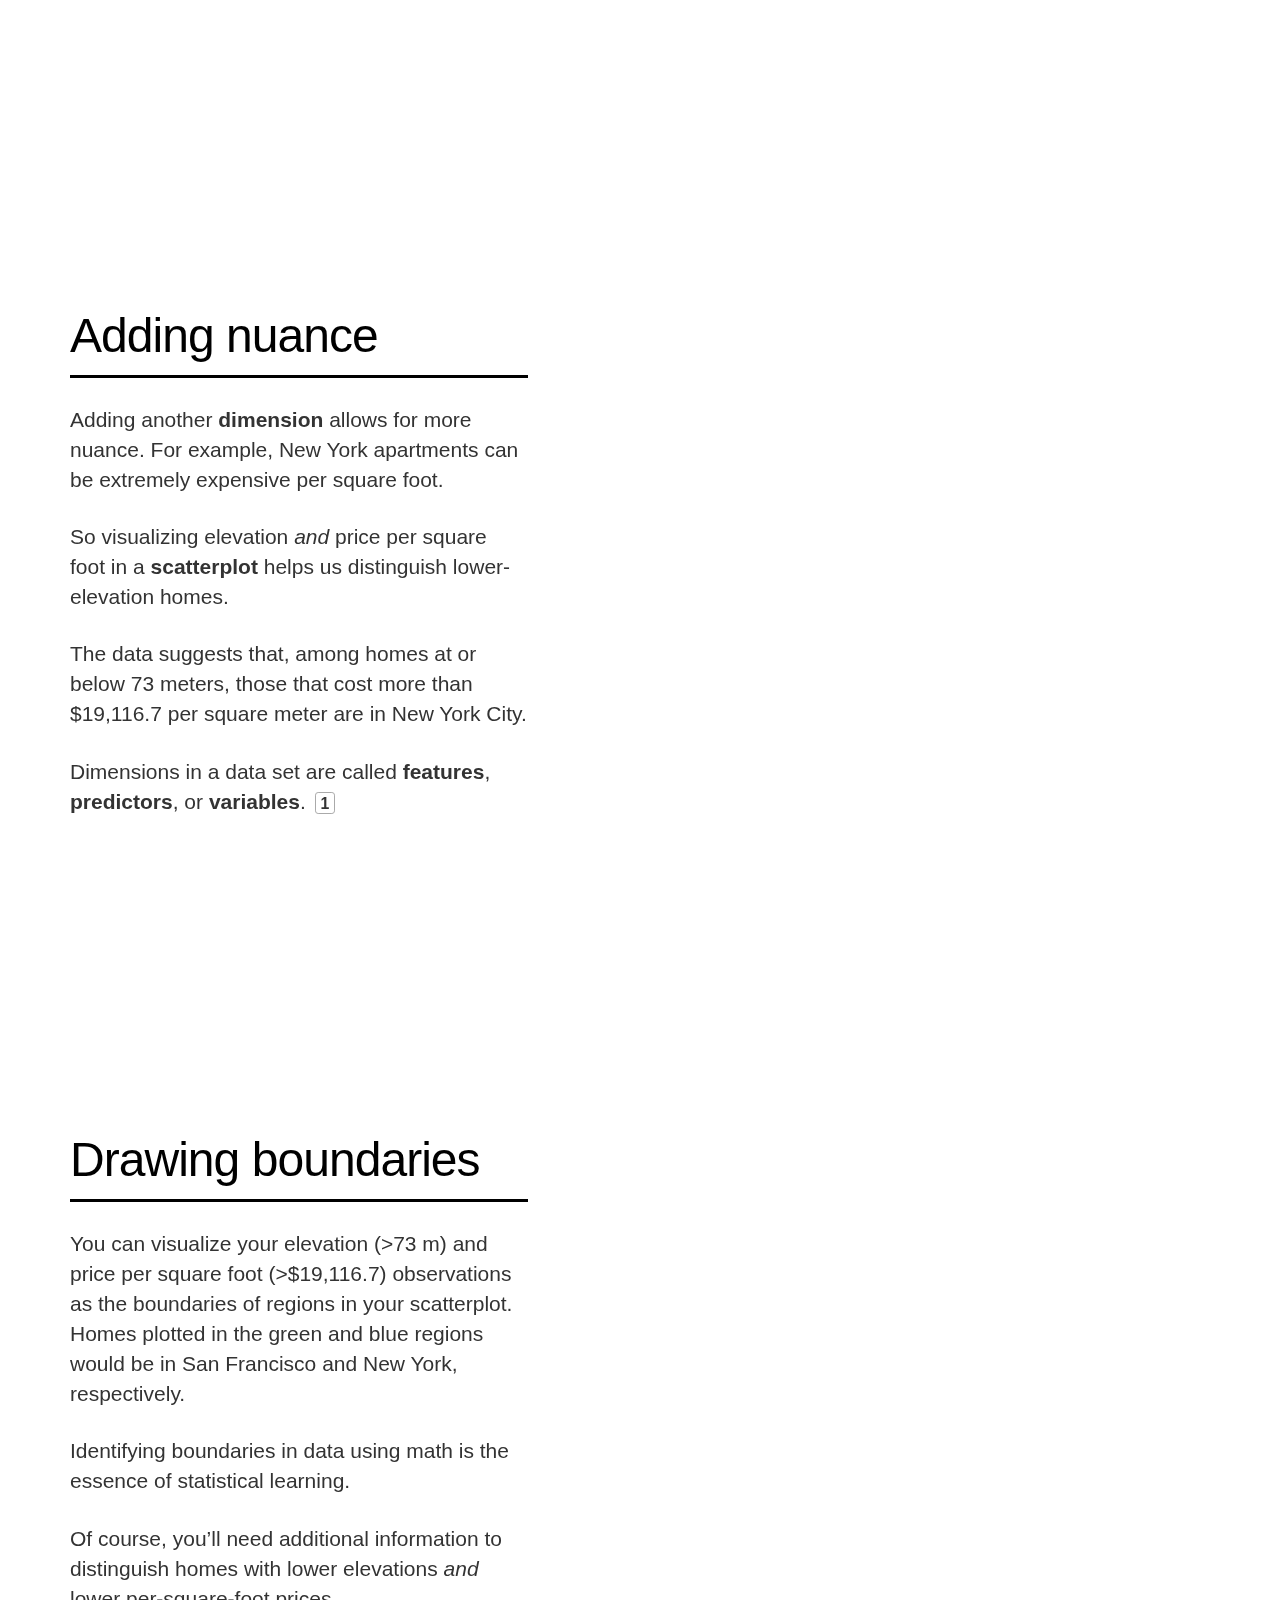
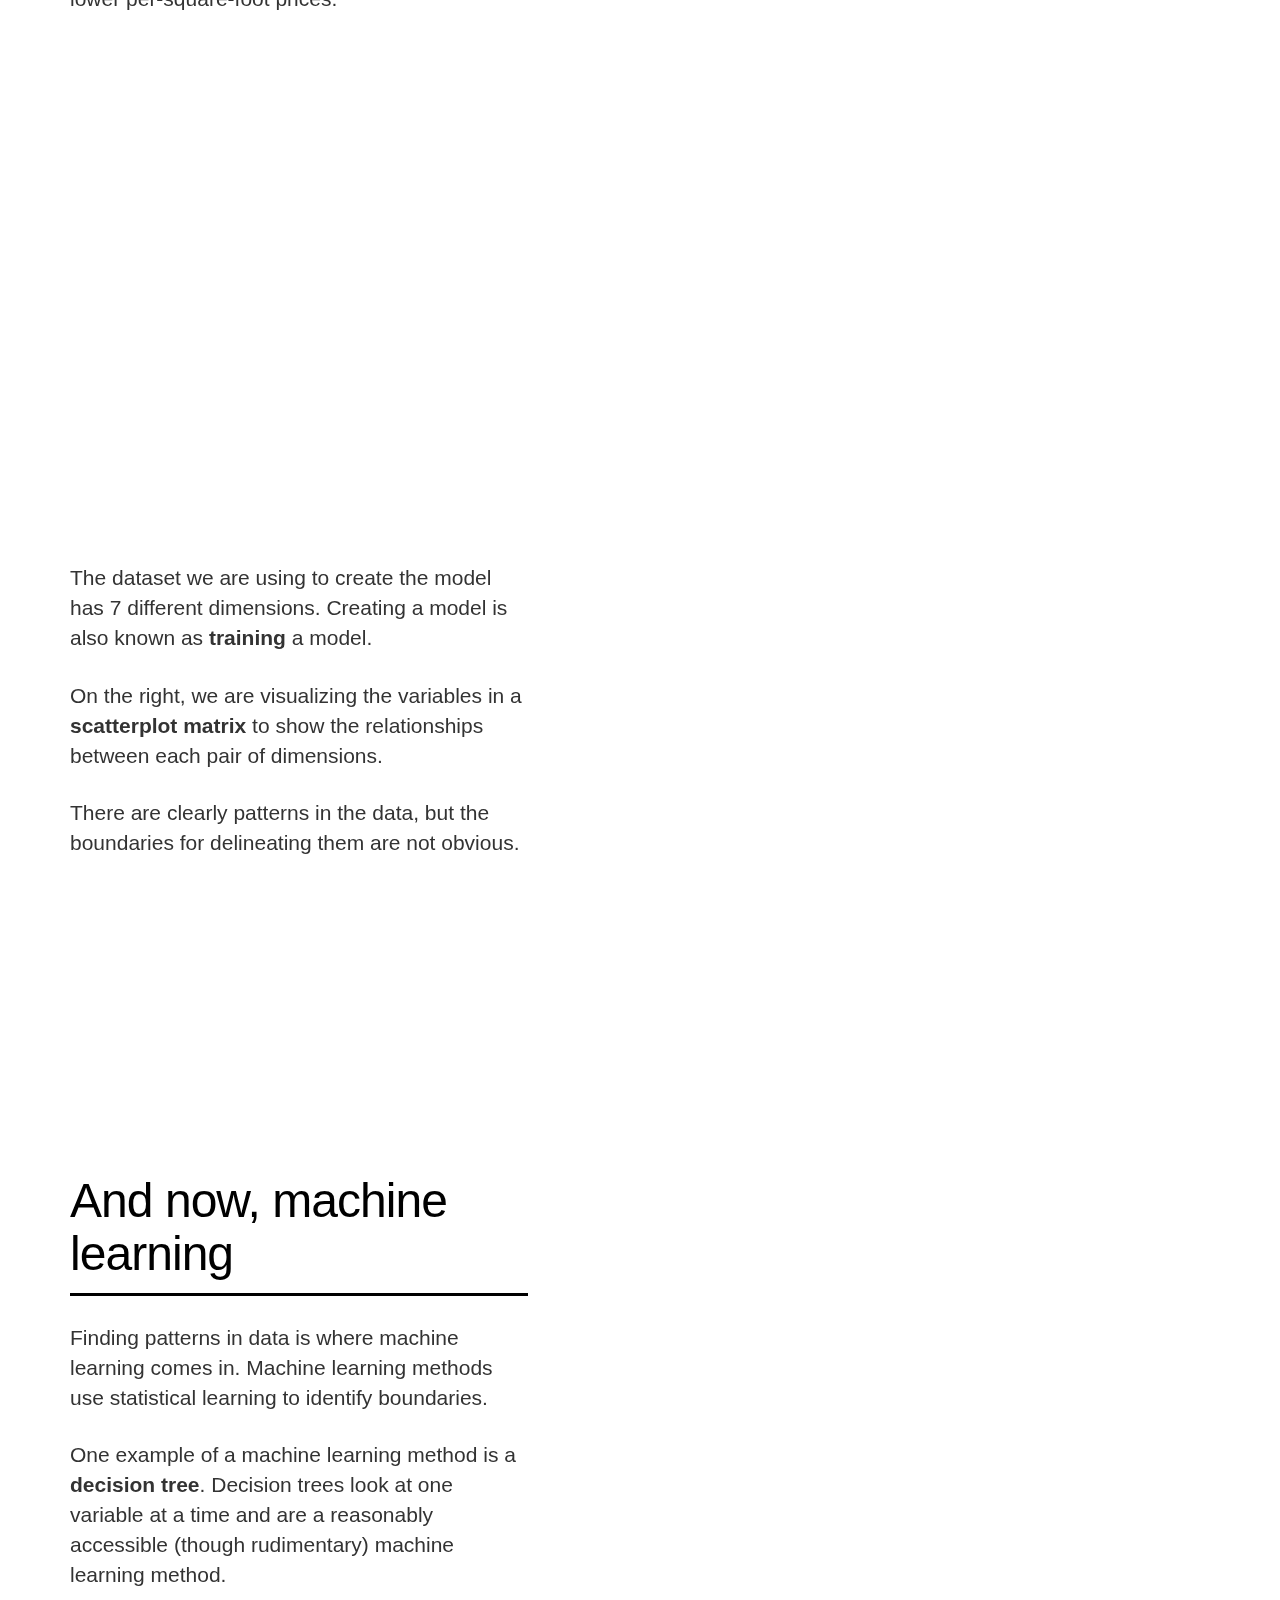
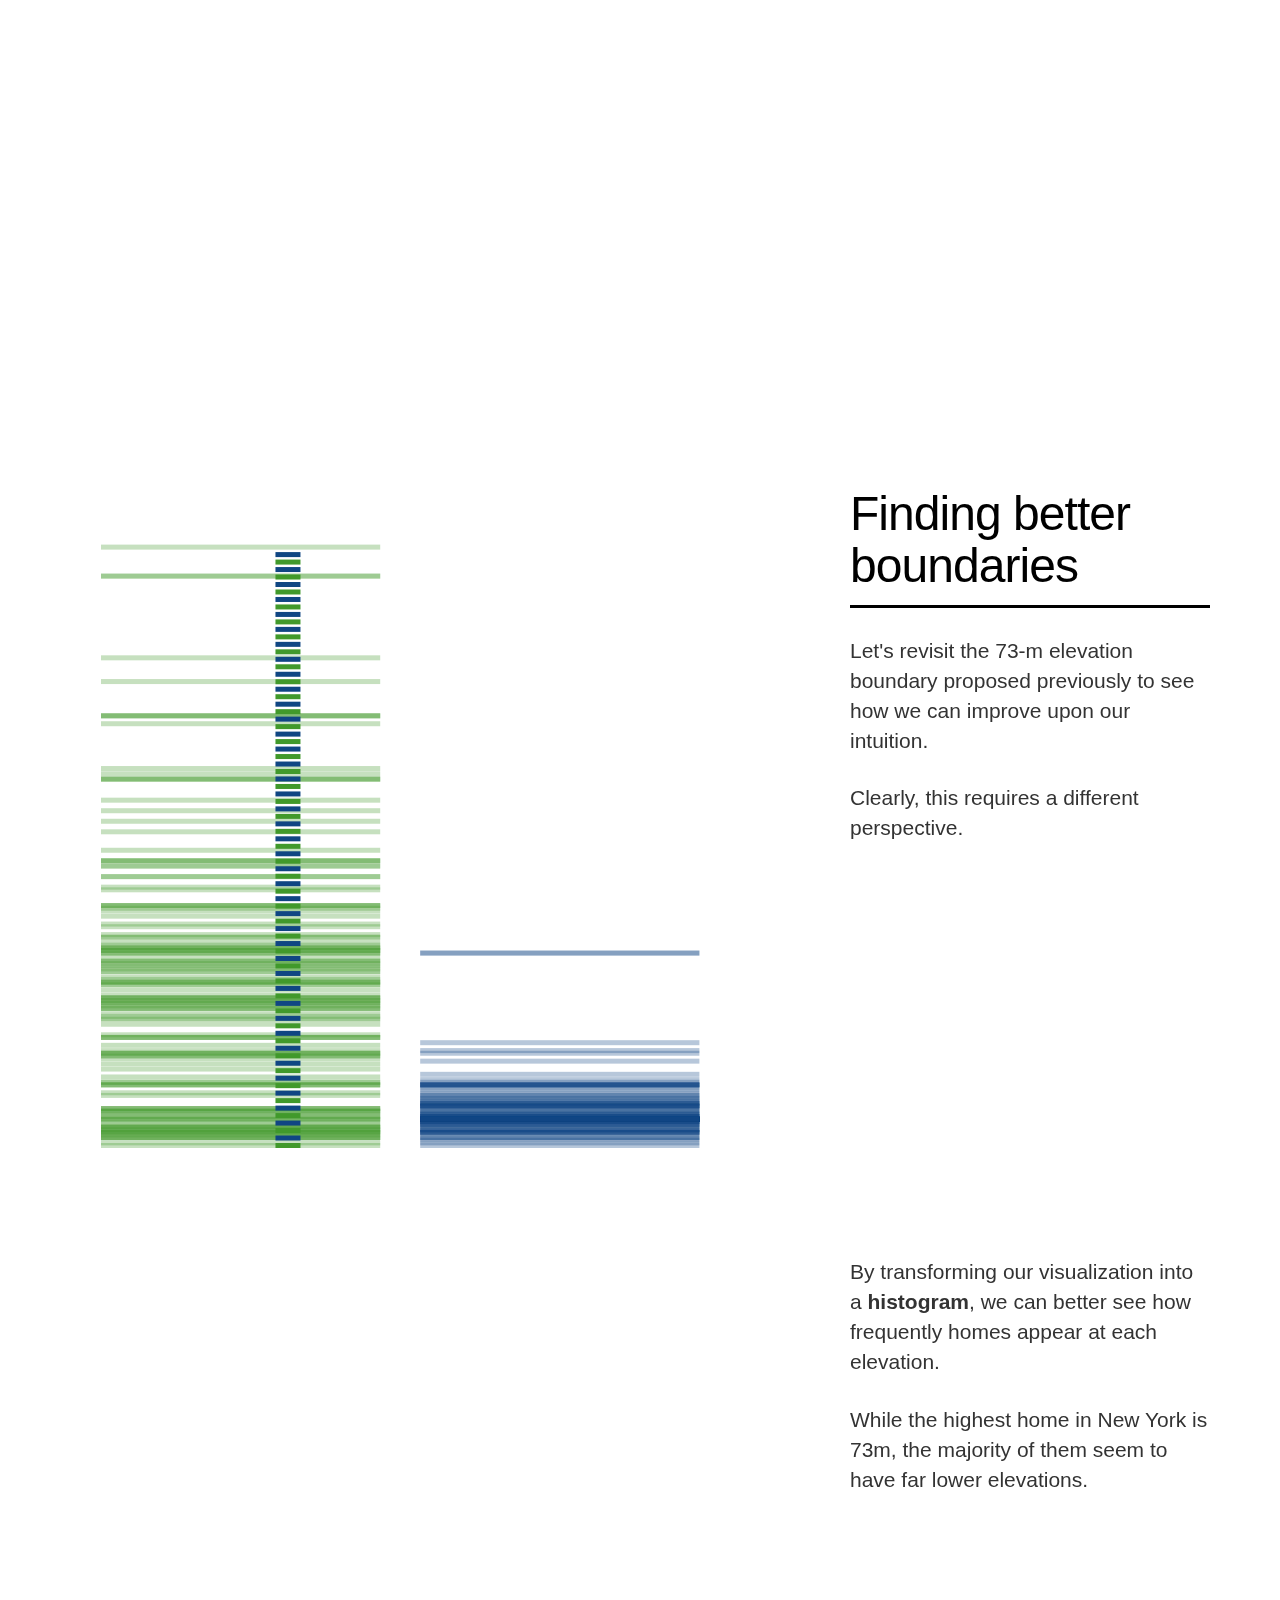
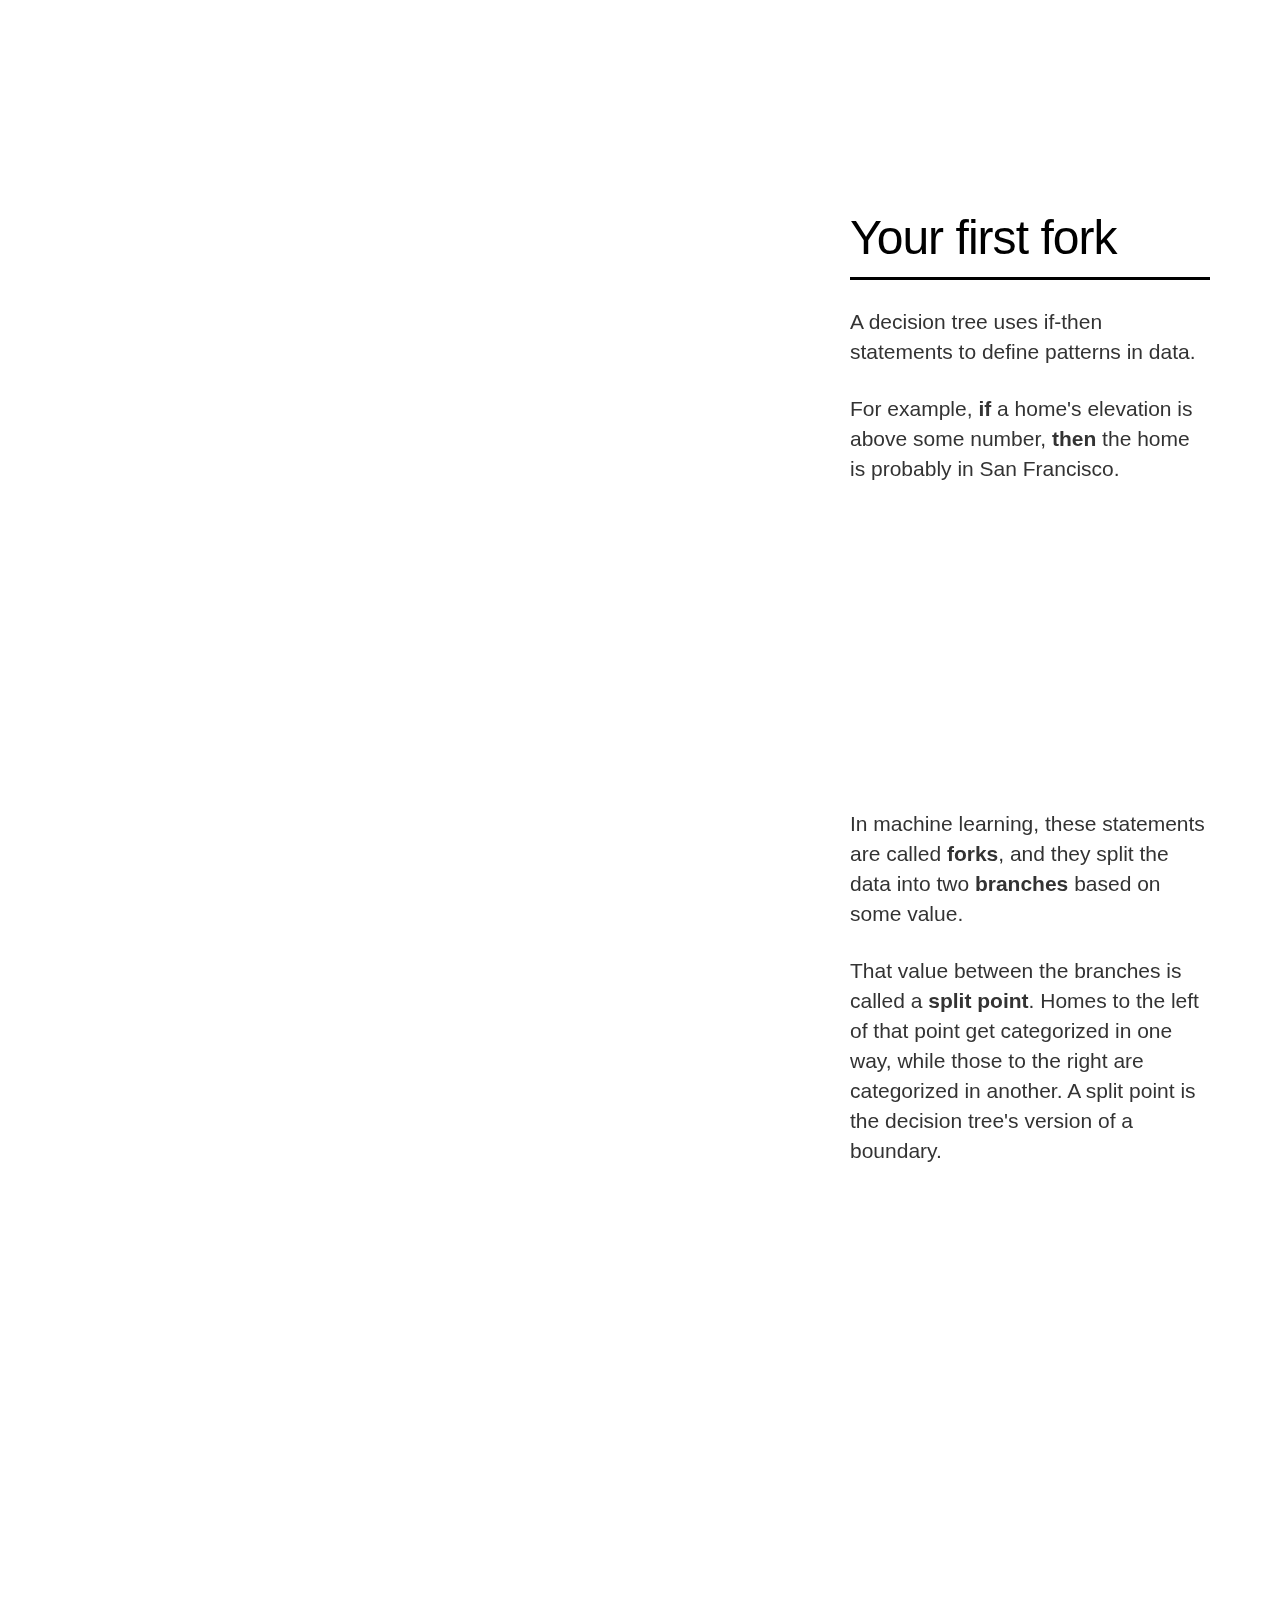
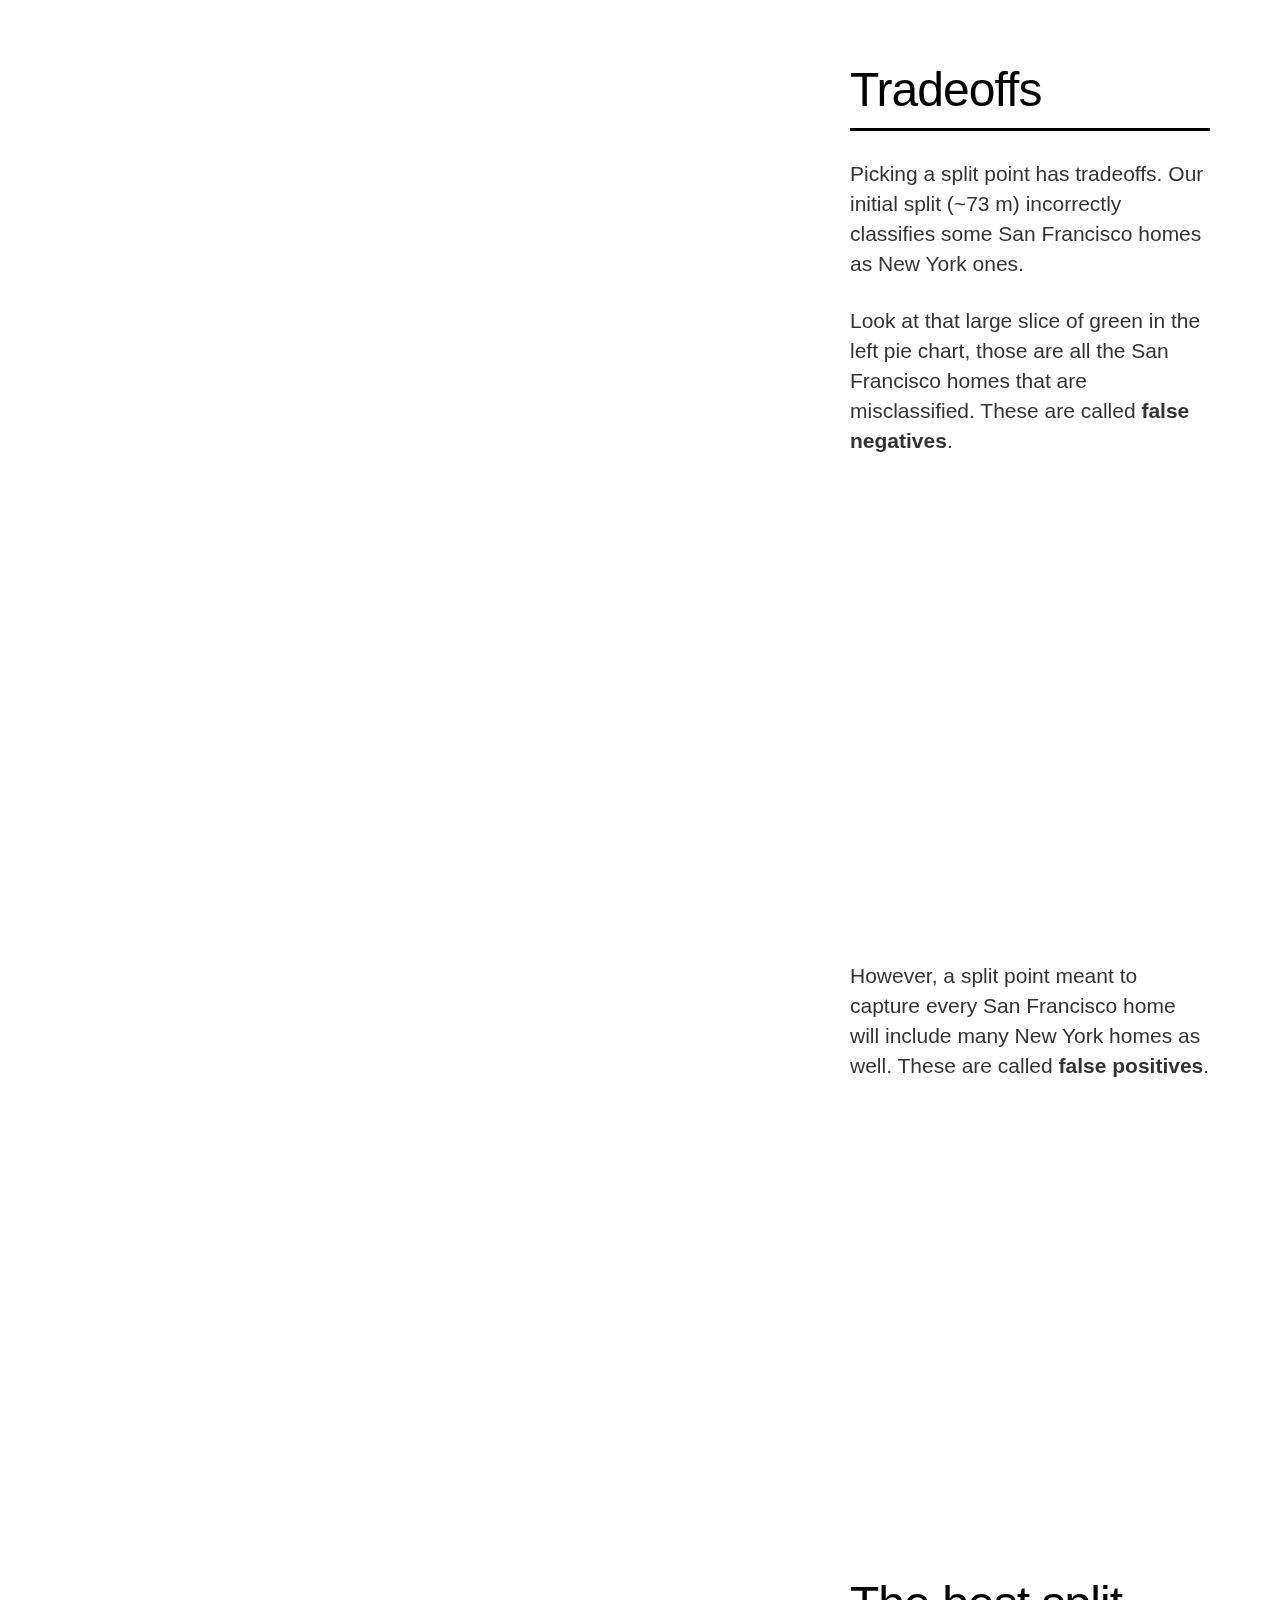
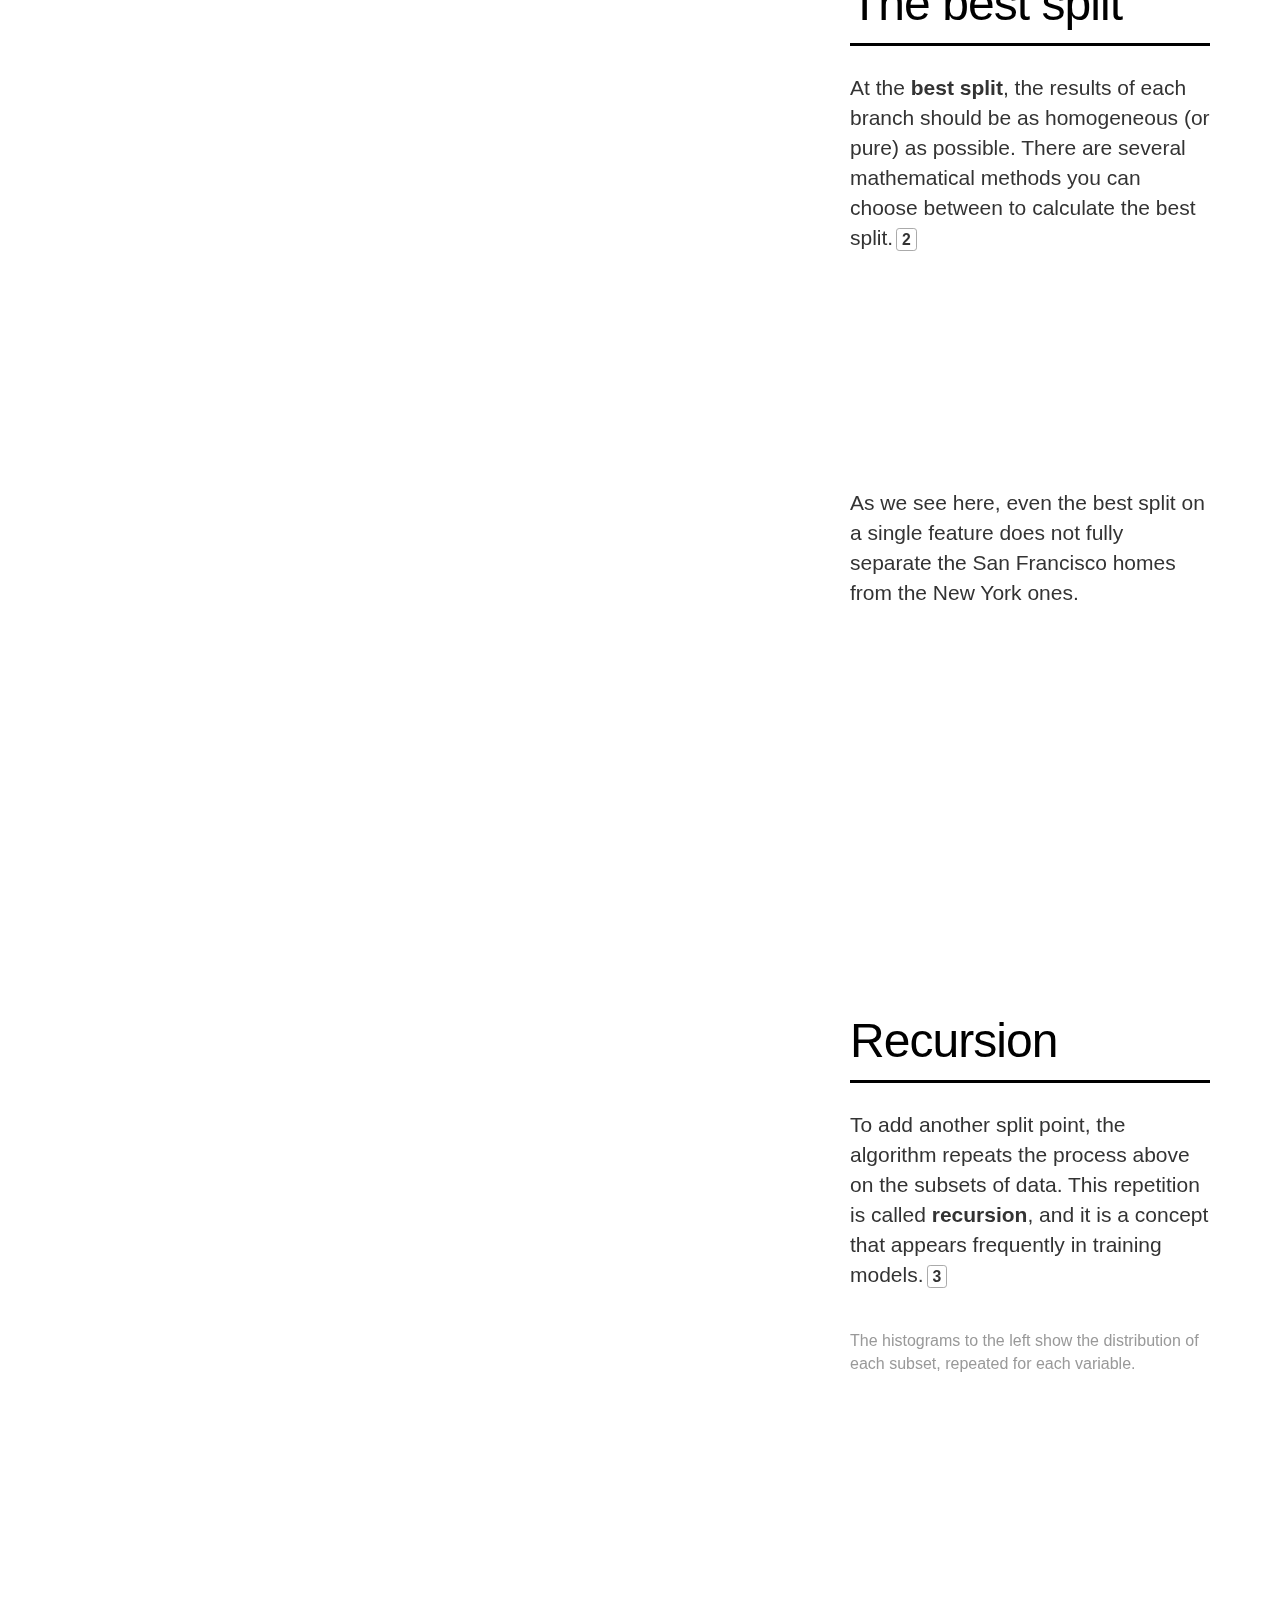
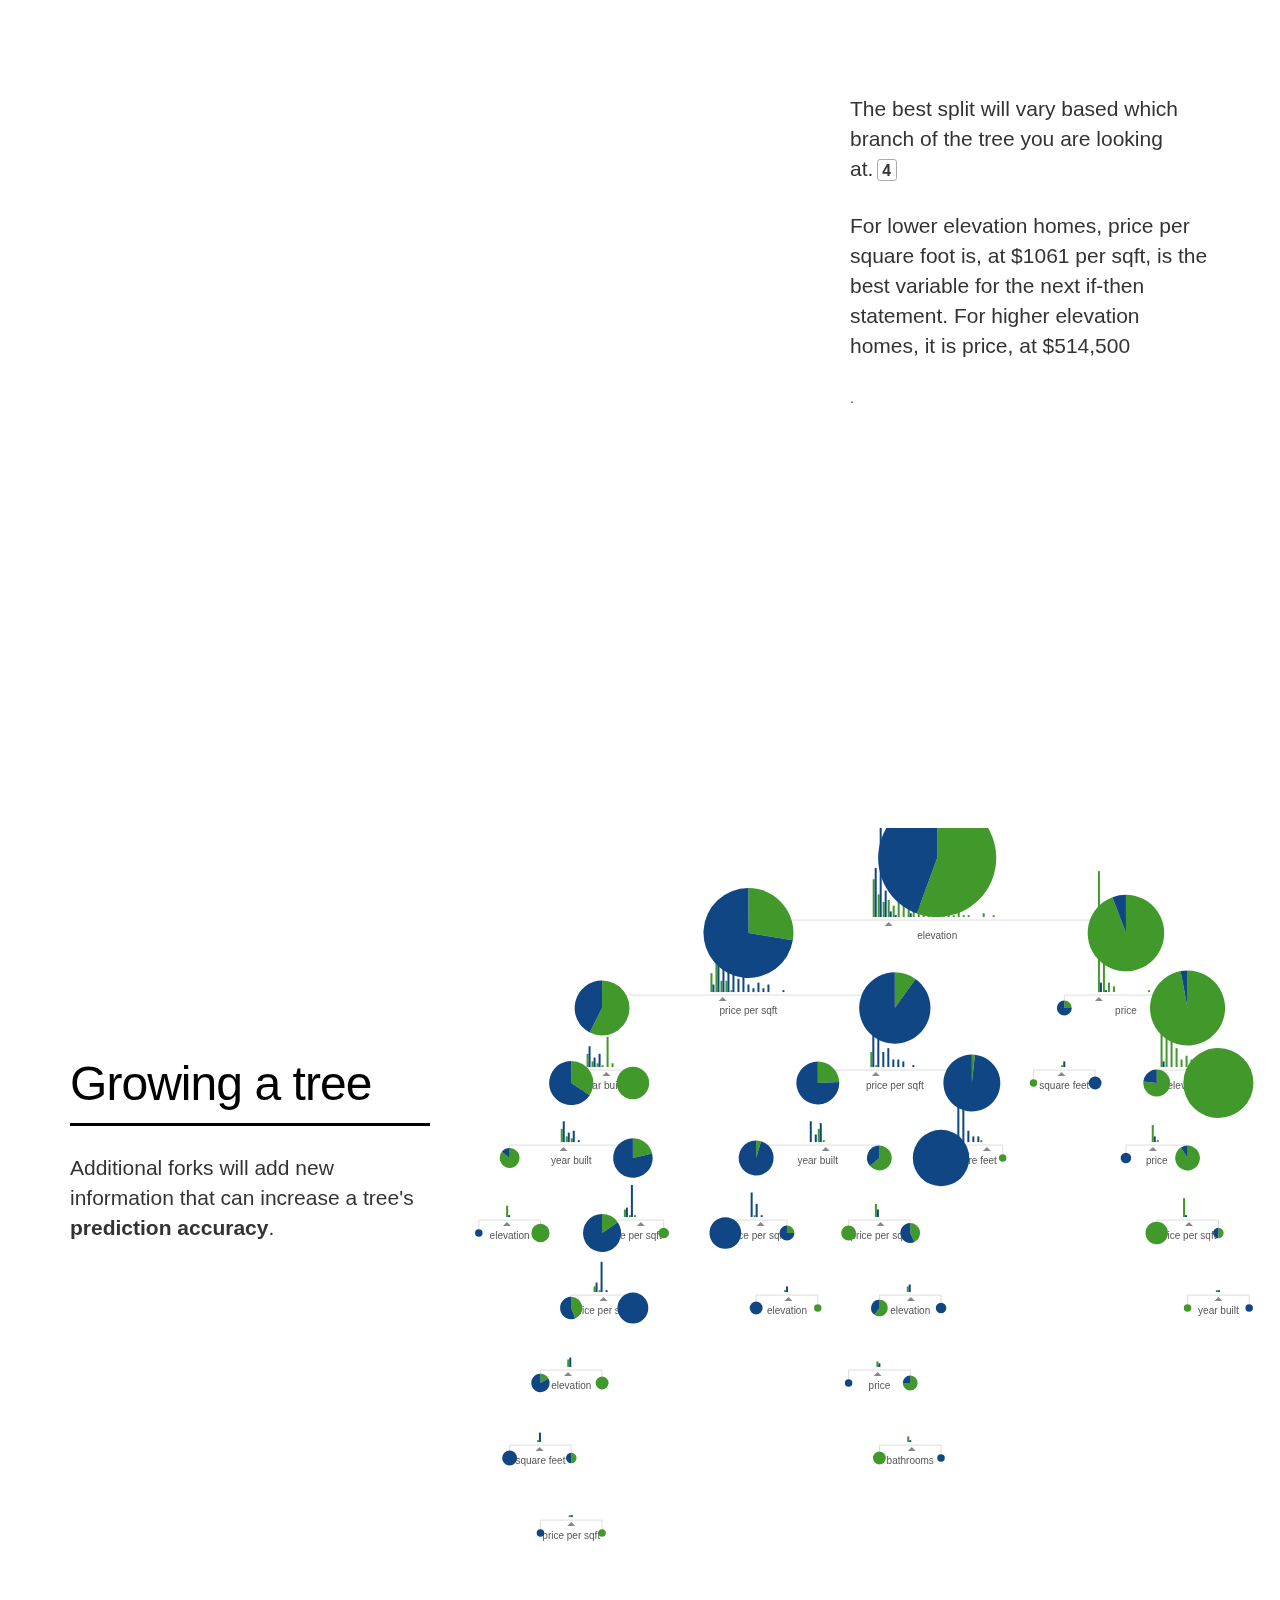
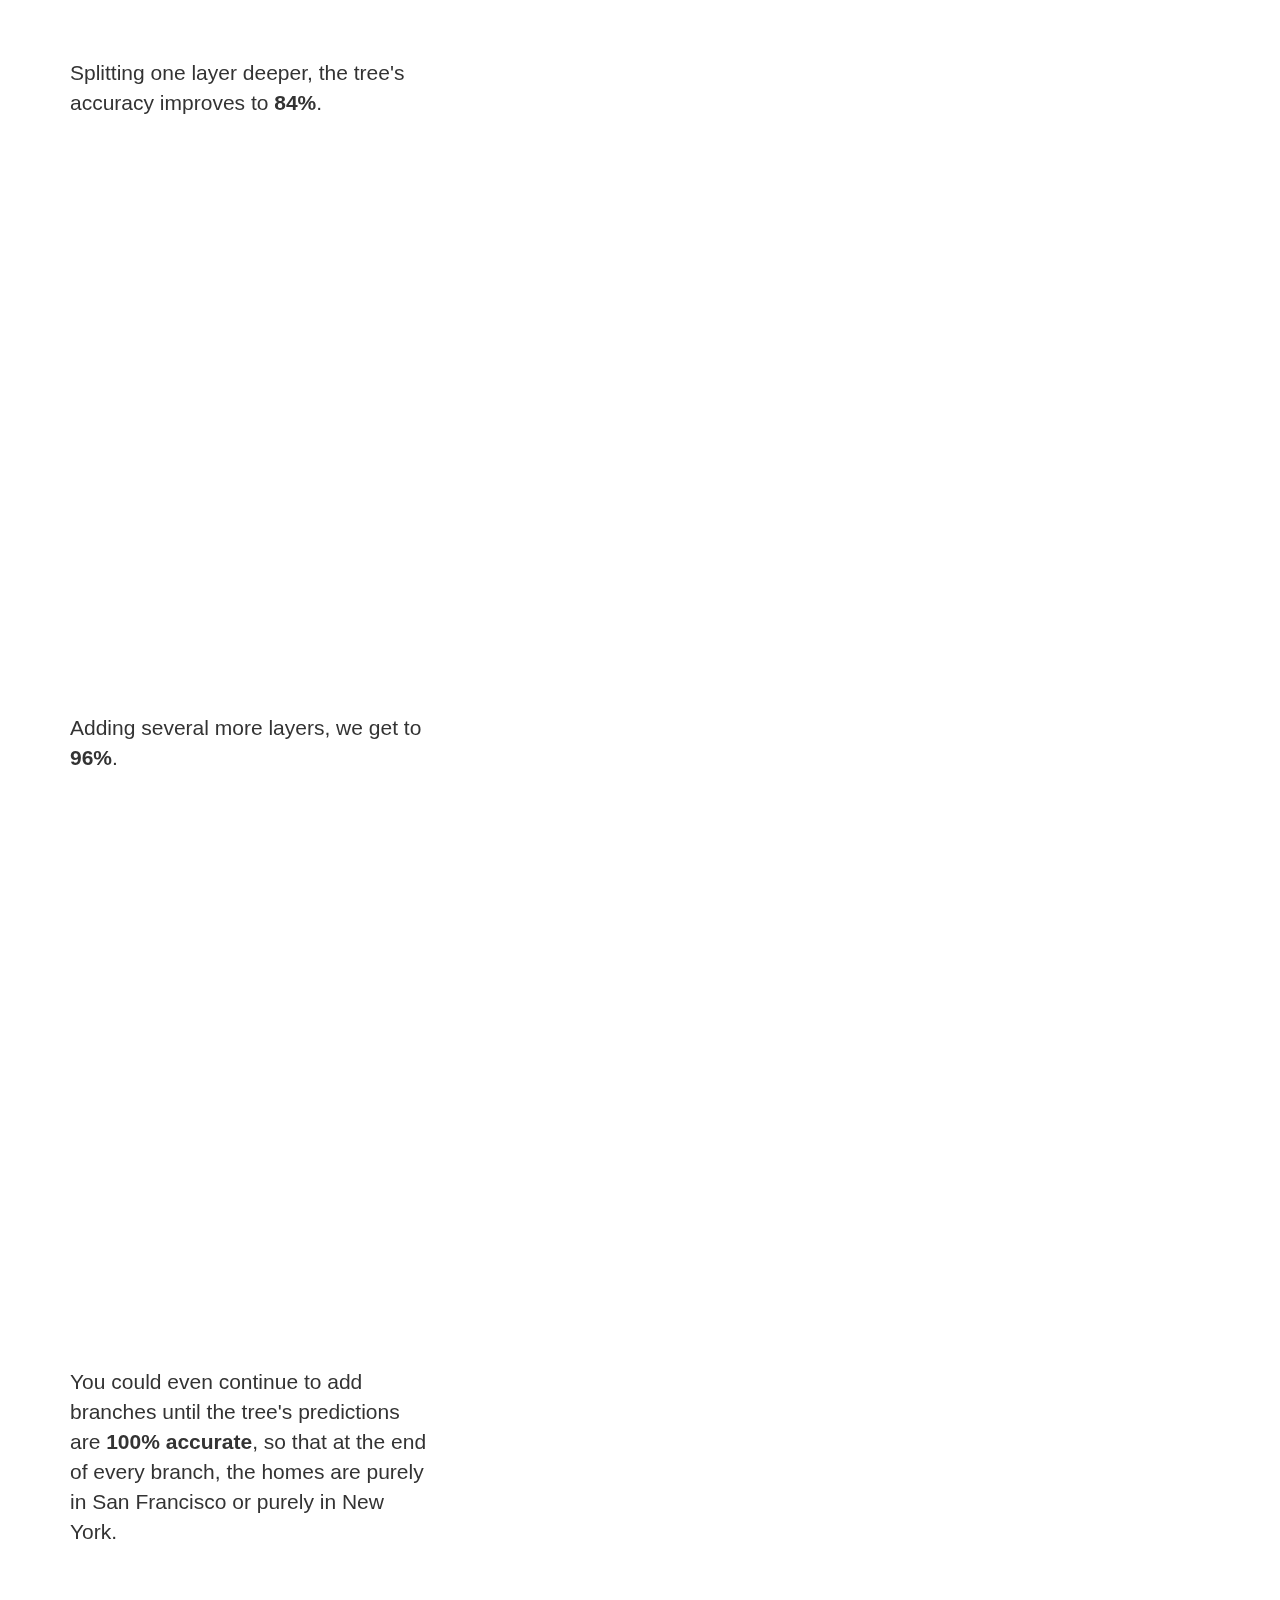
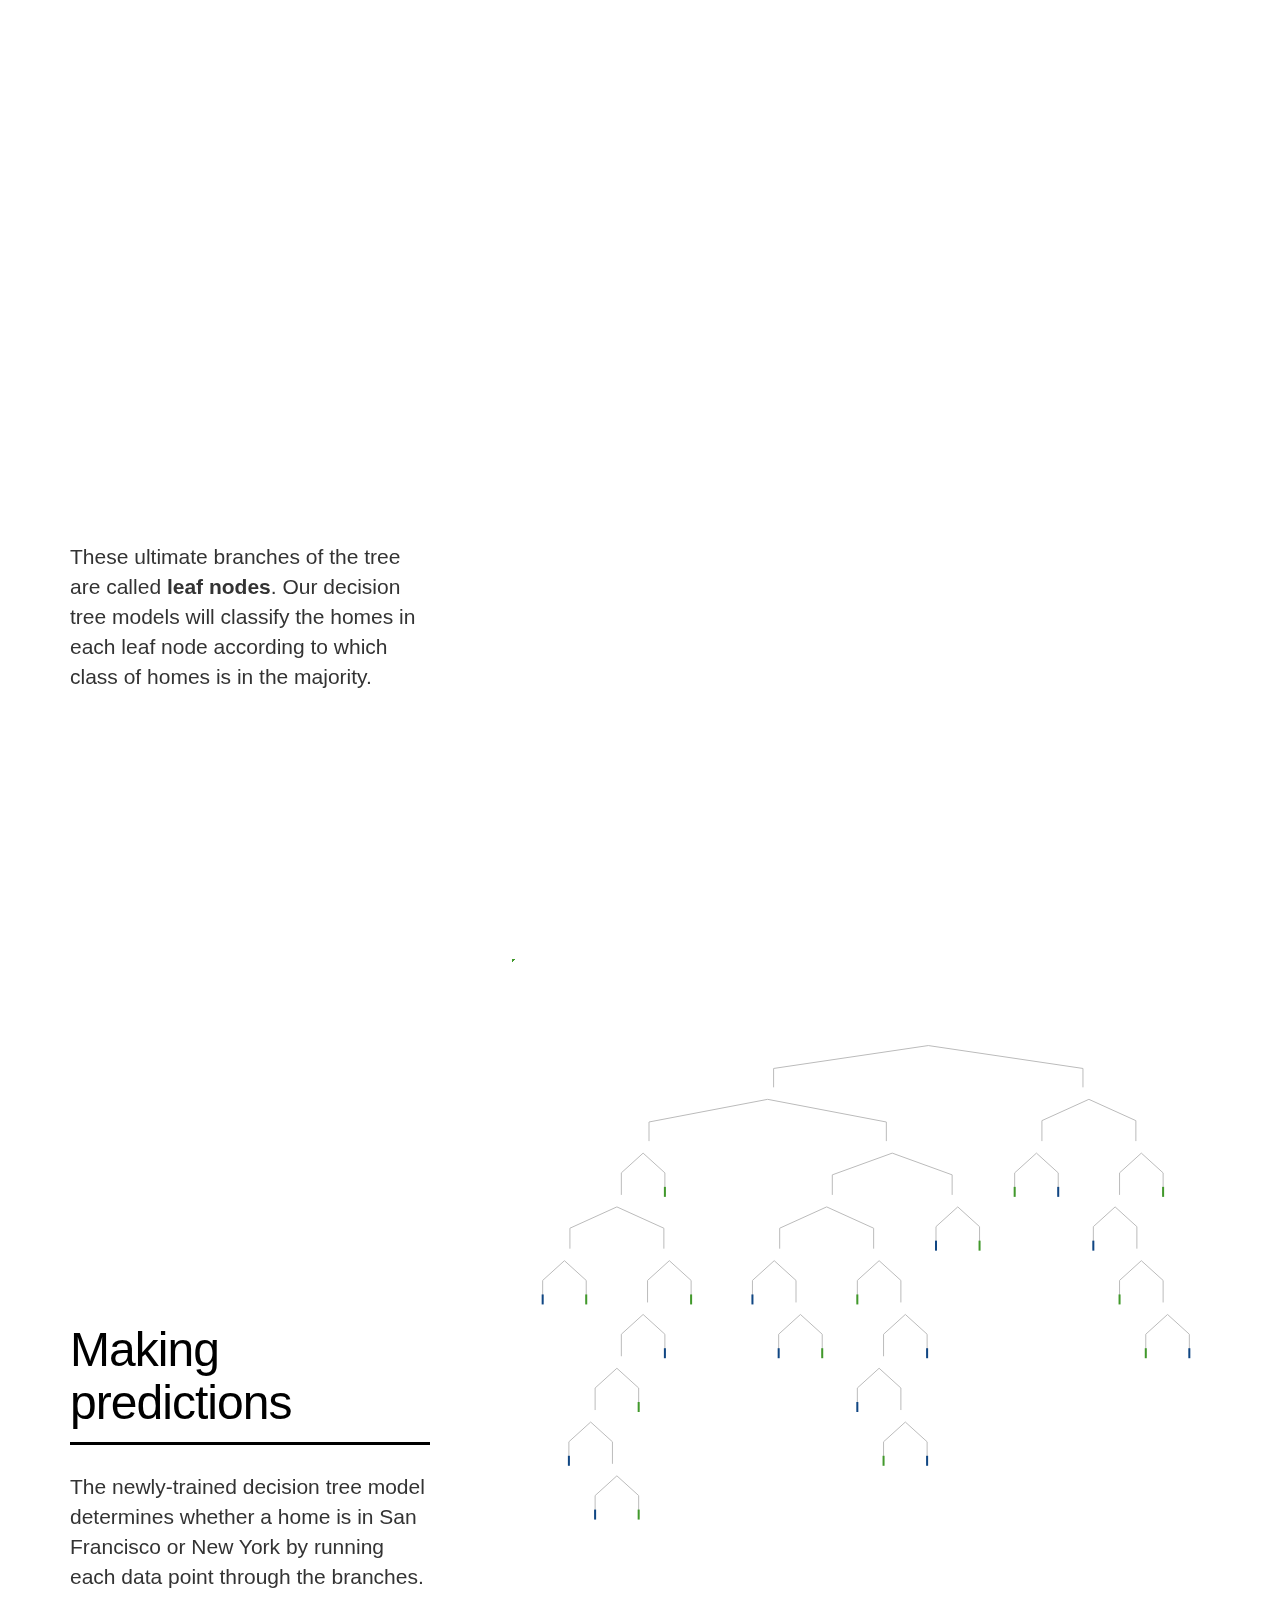
<file: lab66/index.html>
<!-- 
	Mirrored from www.r2d3.us/visual-intro-to-machine-learning-part-1/ 
	by HTTrack Website Copier/3.x [XR&CO'2014], Fri, 12 Mar 2021 01:34:35 GMT 
-->
<!DOCTYPE html>
<html lang="en">
  

<!-- Added by HTTrack -->
<meta http-equiv="content-type" content="text/html;charset=utf-8" />
<!-- /Added by HTTrack -->
<head>
    <meta charset="utf-8">
    <meta http-equiv="X-UA-Compatible" content="IE=edge">
    <meta name="viewport" content="width=device-width, initial-scale=1">
    <title>A visual introduction to machine learning</title>

    <link rel="shortcut icon" href="./static/app/global/favicon.ico">
    <link rel="apple-touch-icon" href="./static/app/global/r2d3-logo.png">
    <!-- Bootstrap -->
    <link href="./static/app/_bower_components/bootstrap/dist/css/bootstrap.min.css" rel="stylesheet">
    <link href="./static/app/global/style.css" rel="stylesheet">

<!-- Social media  -->
<meta name="twitter:card" content="summary_large_image" />
<meta name="twitter:site" content="@r2d3us" />
<meta name="twitter:title" content="A visual introduction to machine learning" />
<meta name="twitter:description" content= "What is machine learning? See how it works with our animated data visualization." />
<meta name="twitter:image" content="./static/pages/decision-trees-part-1/preview-en.png" />

<meta property="og:url" content="index.html" />
<meta property="og:type" content="article" />
<meta property="og:title" content="A visual introduction to machine learning" />
<meta property="og:description" content="What is machine learning? See how it works with our animated data visualization." />
<meta property="og:image" content="./static/pages/decision-trees-part-1/preview-en.png" />
<!-- ...................   -->

<link href="./static/pages/decision-trees-part-1/styles.css" rel="stylesheet">

<script type="text/javascript">
  document.addEventListener("DOMContentLoaded", function(event) { 
    var dismissText = document.getElementById("dismiss-disclaimer")
    var removeDisclaimer
  
    removeDisclaimer = function() {
      var disclaimer = document.getElementById('resolution-disclaimer')
      disclaimer.remove()
  
      dismissText.removeEventListener("click", removeDisclaimer, false)
    }
  
    dismissText.addEventListener("click", removeDisclaimer, false)
  });  
</script>
<style>
  #resolution-disclaimer {
    display: none;
  }
  
  @media (max-width: 1023px) and (max-height: 767px) {
    #resolution-disclaimer {
      z-index: 10000;
      display: block;
      position: fixed;
      bottom: 0;
      left: 0;
      width: 100vw;
      background: rgba(0,0,0,0.85);
    }
  
    #disclaimer-wrapper {
      width: 95vw;
      margin: 20px auto;
      color: #fff;
    }
  
    #dismiss-disclaimer {
      text-decoration: underline;
      cursor: pointer;
      color: #777;
    }
  }
</style>  

<!-- Language Annotations  -->

<!-- ...................   -->

</head>
<body>
    <div id="header">
      <div class="container">
        <div class="row">
          <div class="col-xs-11 col-sm-4">
            <a id="logo" class="hide-text" href="http://www.r2d3.us/">R2D3</a>
          </div>
        </div>
      </div>
    </div>
    

<div class="container" id="main">
	<div class="row" id="intro">
		<div class="col-xs-5">
			<div id="set-up" class="tracking-section">
				<h1>A visual introduction to machine learning</h1>
				<p class="small"><img style="height:1.2em;filter:contrast(1%);" alt="language:" src="./static/app/global/world.png" />:</p>
				<p>In machine learning, computers apply <strong>statistical learning</strong> techniques to automatically identify patterns in data. These techniques can  be used to make highly accurate predictions.</p>
				<p><em>Keep scrolling.</em> Using a data set about homes, we will create a machine learning model to distinguish homes in New York from homes in San Francisco. </p>
			</div>
			<div id="keep-scrolling">
				<div id="animated-arrow">
					<p>Scroll</p>
					<svg width="40" height="10">
						<path d="M0,0L40,0L20,10Z" fill="#000" stroke="none" />
					</svg>
				</div>
			</div>
			<hr class="whitespace" style="height: 30vh;" />
			<div id="first-two" class="tracking-section">
				<h2> First, some intuition </h2>
				<p> Let&rsquo;s&nbsp;say you had to determine whether a home is in <strong style="color:rgb(65, 153, 43);"> San Francisco</strong> or in <strong style="color:rgb(16, 70, 131);">New York</strong>. In machine learning  terms, categorizing data points is a <strong>classification</strong> task. </p>
				<p> Since San Francisco is relatively hilly, the elevation of a home may be a good way to distinguish the two cities. </p>
				<p> Based on the home-elevation data to the right, you could argue that a home above 73 meters should be <strong> classified</strong> as one in San Francisco. </p>
			</div>
			<hr class="whitespace" style="height: 40vh;" />
			<div id="add-nuance">
				<h2> Adding nuance </h2>
				<p> Adding another <strong>dimension</strong> allows for more nuance. For example, New York apartments can be extremely expensive per square foot. </p>
				<p> So visualizing elevation <em>and</em> price per square foot in a <strong>scatterplot</strong> helps us distinguish lower-elevation homes. </p>
				<p> The data suggests that, among homes at or below 73 meters, those that cost more than $19,116.7 per square meter are in New York City. </p>
				<p> Dimensions in a data set are called <strong>features</strong>, <strong>predictors</strong>, or <strong>variables</strong>. <span class="footnote-anchor"></span></p>
			</div>
			<hr class="whitespace" style="height: 30vh;" />
			<div id="set-boundaries" class="tracking-section">
				<h2> Drawing boundaries </h2>
				<p> You can visualize your elevation (>73 m) and price per square foot (>$19,116.7) observations as the boundaries of regions in your scatterplot. Homes plotted in the green and blue regions would be in San Francisco and New York, respectively. </p>
				<p> Identifying boundaries in data using math is the essence of statistical learning. </p>
				<p> Of course, you&rsquo;ll need additional information to distinguish homes with lower elevations <em>and</em> lower per-square-foot prices. </p>
			</div>
			<hr class="whitespace" style="height: 55vh;" />
			<div id="more-variables">
				<div id="getting-more-data" class="tracking-section">
				</div>
				<div id="listing-the-variables">
					<!--<div id="data-table"></div>-->
				<p> The dataset we are using to create the model has 7 different dimensions. Creating a model is also known as <strong>training</strong> a model. </p>
				<p> On the right, we are visualizing the variables in a <strong>scatterplot matrix</strong> to show the relationships between each pair of dimensions. </p>
				<p> There are clearly patterns in the data, but the boundaries for delineating them are not obvious. </p>
				</div>
				<div id="from-boundaries-to-pattern" class="tracking-section">
				<hr class="whitespace" style="height: 30vh;" />

				<h2> And now, machine learning </h2>
				<p> Finding patterns in data is where machine learning comes in. Machine learning methods use statistical learning to identify boundaries. </p>
				<p> One example of a machine learning method is a <strong>decision tree</strong>. Decision trees look at one variable at a time and are a reasonably accessible (though rudimentary) machine learning method. </p>
				</div>

				<hr class="whitespace" style="height: 30vh;" />
			</div>
		</div>
	</div>
	<div class="row" id="split">
		<div class="col-xs-4 col-xs-push-8">
			<div id="elevation-to-histogram" class="tracking-section">
				<hr class="whitespace" style="height: 20vh;" />
				<h2> Finding better boundaries </h2>
				<p> Let's revisit the 73-m elevation boundary proposed previously to see how we can improve upon our intuition. </p>
				<p> Clearly, this requires a different perspective.  </p>
				<hr class="whitespace" style="height: 40vh;" />
				<p> By transforming our visualization into a <strong>histogram</strong>, we can better see how frequently homes appear at each elevation. </p>
				<p> While the highest home in New York is 73m, the majority of them seem to have far lower elevations. </p>

			</div>
			<div id="introduce-split" class="tracking-section">
				<hr class="whitespace" style="height: 30vh;" />
				<h2>Your first fork</h2>
				<p> A decision tree uses if-then statements to define patterns in data. </p>
				<p> For example, <strong>if</strong> a home's elevation is above some number, <strong>then</strong> the home is probably in San Francisco. </p>

			</div>
			<div id="explain-gini" class="tracking-section">
				<hr class="whitespace" style="height: 30vh;" />
				<p> In machine learning, these statements are called <strong>forks</strong>, and they split the data into two <strong>branches</strong> based on some value. </p>
				<p> That value between the branches is called a <strong>split point</strong>. Homes to the left of that point get categorized in one way, while those to the right are categorized in another. A split point is the decision tree's version of a boundary. </p>

				<hr class="whitespace" style="height: 50vh;" />
				<h2>Tradeoffs</h2>
				<p> Picking a split point has tradeoffs. Our initial split (~73 m) incorrectly classifies some San Francisco homes as New York ones. </p>
				<p> Look at that large slice of green in the left pie chart, those are all the San Francisco homes that are misclassified. These are called <strong>false negatives</strong>. </p>

				<hr class="whitespace" style="height: 50vh;" />
				<p> However, a split point meant to capture every San Francisco home will include many New York homes as well. These are called <strong>false&nbsp;positives</strong>. </p>
				<hr class="whitespace" style="height: 50vh;" />

				<h2>The best split</h2>
				<p> At the <strong>best split</strong>, the results of each branch should be as homogeneous (or pure) as possible. There are several mathematical methods you can choose between to calculate the best split.<span class="footnote-anchor"></span></p>
				<hr class="whitespace" style="height: 20vh;" />
				<p>As we see here, even the best split on a single feature does not fully separate the San Francisco homes from the New York ones.</p>
				<hr class="whitespace" style="height: 10vh;" />
			</div>
			<div id="further-split" class="tracking-section">
				<hr class="whitespace" style="height: 30vh;" />
				<h2>Recursion</h2>
				<p>To add another split point, the algorithm repeats the process above on the subsets of data. This repetition is called <strong>recursion</strong>, and it is a concept that appears frequently in training models.<span class="footnote-anchor"></span></p>

				<p class="small">The histograms to the left show the distribution of each subset, repeated for each variable.</p>
				<hr class="whitespace" style="height: 30vh;" />
				<p>The best split will vary based which branch of the tree you are looking at.<span class="footnote-anchor"></span></p> 
				<p>For lower elevation homes, price per square foot is, at $1061 per sqft, is the best variable for the next if-then statement. For higher elevation homes, it is price, at $514,500</p>.

				<hr class="whitespace" style="height: 40vh;" />
			</div>

		</div>
	</div>
	<div class="row" id="tree">
		<div class="col-xs-4">
			<div class="growing-the-tree" class="tracking-section">
				<hr class="whitespace" style="height: 30vh;" />
				<h2>Growing a tree</h2>
				<p>Additional forks will add new information that can increase a tree's <strong>prediction accuracy</strong>.</p>
				<hr class="whitespace" style="height: 40vh;" />
				<p>Splitting one layer deeper, the tree's accuracy improves to <strong>84%</strong>.</p>
				<hr class="whitespace" style="height: 60vh;" />
				<p>Adding several more layers, we get to <strong>96%</strong>.</p>
				<hr class="whitespace" style="height: 60vh;" />
				<p>You could even continue to add branches until the tree's predictions are <strong>100% accurate</strong>, so that at the end of every branch, the homes are purely in San Francisco or purely in New York.</p>

			</div>
			<div class="leaf-nodes" class="tracking-section">
				<hr class="whitespace" style="height: 60vh;" />
				<p>These ultimate branches of the tree are called <strong>leaf nodes</strong>. Our decision tree models will classify the homes in each leaf node according to which class of homes is in the majority.</p>
				<hr class="whitespace" style="height: 30vh;" />
			</div>

		</div>
	</div>
	<div class="row" id="test">
		<div class="col-xs-4">
			<div id="classify-training-data" class="tracking-section">
				<hr class="whitespace" style="height: 35vh;" />
				<h2>Making predictions</h2>
				<p>The newly-trained decision tree model determines whether a home is in San Francisco or New York by running each data point through the branches.</p>
				<hr class="whitespace" style="height: 35vh;"/>
				<p>Here you can see the data that was used to train the tree flow through the tree.</p>

				<p>This data is called <strong>training data</strong> because it was used to train the model.</p>

				<hr class="whitespace" style="height: 35vh;" />
				<p>Because we grew the tree until it was 100% accurate, this tree maps each training data point perfectly to which city it is in.</p>

			</div>
			<div id="classify-test-data" class="tracking-section">
				<hr class="whitespace" style="height: 40vh;" />
				<h2>Reality check</h2>
				<p>Of course, what matters more is how the tree performs on previously-unseen data.</p>
				<hr class="whitespace" style="height: 40vh;" />
				<p>To <strong>test</strong> the tree's performance on new data, we need to apply it to data points that it has never seen before. This previously unused data is called <strong>test data</strong>.</p>
				<hr class="whitespace" style="height: 40vh;" />
				<p>Ideally, the tree should perform similarly on both known and unknown data.</p>
				<hr class="whitespace" style="height: 25vh;" />
				<p>So this one is less than ideal.<span class="footnote-anchor"></span></p>
				<hr class="whitespace" style="height: 25vh;" />

			</div>
			<div id="misclassification" class="tracking-section">

				<p>These errors are due to <strong>overfitting</strong>. Our model has learned to treat every detail in the training data as important, even details that turned out to be irrelevant.</p>

				<p>Overfitting is part of a fundamental concept in machine learning explained in our next post.<span class="footnote-anchor"></span></p>
				<hr class="whitespace" style="height: 30vh;" />
			</div>
		</div>
	</div>
	<div id="conclusion" class="tracking-section">
		<div class="row">
			<div class="col-xs-8 col-xs-offset-2">
				<hr class="whitespace" style="height: 10vh;" />
				<h2>Recap</h2>
				<ol>
					<li>Machine learning identifies patterns using <strong>statistical learning</strong> and computers by unearthing <strong>boundaries</strong> in data sets. You can use it to make predictions.</li>					
					<li>One method for making predictions is called a decision trees, which uses a series of if-then statements to identify boundaries and define patterns in the data.</li>
					<li><strong>Overfitting</strong> happens when some boundaries are based on on <em>distinctions that don't make a difference</em>. You can see if a model overfits by having test data flow through the model.</li>
				</ol>
				<hr class="whitespace" style="height: 25vh;" />
			</div>
		</div>
	</div>
</div>

<div class="static-container" id="shadow-scatterplot"></div>
<div class="static-container" id="intro-scatterplot"></div>
<div class="static-container" id="split-quality"></div>
<div class="static-container" id="decision-tree"></div>
<div class="static-container" id="train-vs-test"></div>

<div id="resolution-disclaimer">
  <div id="disclaimer-wrapper">
    <p>We are so sorry, but we designed this site for desktop
    rather than mobile viewing. Please come back on
    a desktop (or a screen at least 1024 by 768 pixels in size)!</p>
    <p id="dismiss-disclaimer">&hellip;or go ahead anyway.</p>
  </div>
</div>

    <div id="footer" class="tracking-section">
      <div class="container">
  <div id="footer-content" class="row">
    <div id="about-r2d3" class="col-xs-12 col-sm-5">
      <div class="row">
        <div class="col-xs-3">
          <a id="footer-logo" class="hide-text" href="../index.html">R2D3</a>
        </div>
        <div class="col-xs-9">
          <p>R2D3 is an experiment in expressing statistical thinking with interactive design. Find us at <a target="_blank" href="https://twitter.com/r2d3us">@r2d3us</a>.</p>
          <p>Questions? Check out the <a href="http://www.r2d3.us/about/faqs/">FAQs</a>.</p>
        </div>
      </div>
    </div>
    <div id="bio-column" class="col-xs-12 col-sm-7">
      <div class="row team-bio">
        <div class="col-xs-3">
          <img class="footer-portrait" alt="Stephanie" src="./static/app/global/jadeyee.jpg" />
        </div>
        <div class="col-xs-8">
          <h3>Stephanie interprets R2</h3>
          <p>Stephanie is currently at <a  target="_blank"  href="http://multithreaded.stitchfix.com/algorithms/">Stitch Fix</a> (<a  target="_blank" href="http://multithreaded.stitchfix.com/careers/"><strong>& hiring  !!!</strong></a>). In the past, she's been at <a  target="_blank" href="https://cardiogr.am/">Cardiogram</a>, <a  target="_blank" href="https://siftscience.com/">Sift Science</a>, Google, <a  target="_blank" href="http://www.bain.com/">Bain & Company</a>, and <a  target="_blank" href="http://www.vectorcapital.com/">Vector Capital</a>. She's got a MS in Statistics from Stanford.</p>

          <p>Find Stephanie: <a href="http://www.linkedin.com/in/stephaniejyee" target="_blank">LinkedIn</a> <a href="http://twitter.com/stephaniejyee" target="_blank" >Twitter</a> <a href="mailto:yee@r2d3.us" target="_blank">Email</a></p>
        </div>
      </div>
      <div class="row team-bio">
        <div class="col-xs-3">
          <img class="footer-portrait" alt="Tony" src="./static/app/global/tonyhschu.jpg" />
        </div>
        <div class="col-xs-8">
          <h3>Tony visualizes with D3</h3>
          <p>Tony is a product design manager on <a href="#">Facebook</a>&rsquo;s AI Platform and Tools team. Prior to Facebook, Tony led user experience and product design at <a href="http://noodle.ai/">Noodle Analytics</a>, <a href="http://h2o.ai/">H2O</a> and at <a href="https://siftscience.com/">Sift Science</a>. He holds an <a href="http://interactiondesign.sva.edu/">MFA in Interaction Design at the School of Visual Arts</a> in New York City, where he tried to <a href="http://letsfreecongress.org/">change congress with a fancy infographic</a>.</p>
          <p>Find Tony: <a href="http://tonyhschu.ca/" target="_blank">Portfolio</a> <a href="http://twitter.com/tonyhschu/" target="_blank">Twitter</a> <a href="http://blog.tonyhschu.ca/" target="_blank">Blog</a> <a href="https://www.linkedin.com/in/tonyhschu" target="_blank">LinkedIn</a> <a href="mailto:chu@r2d3.us">Email</a></p>
        </div>
      </div>
    </div>
  </div>
</div>
    </div>


<script type="text/javascript" src="./static/dist/c814f45e5cce5d96ddf550688fefd942.js"></script>
<script>
  (function(i,s,o,g,r,a,m){i['GoogleAnalyticsObject']=r;i[r]=i[r]||function(){
  (i[r].q=i[r].q||[]).push(arguments)},i[r].l=1*new Date();a=s.createElement(o),
  m=s.getElementsByTagName(o)[0];a.async=1;a.src=g;m.parentNode.insertBefore(a,m)
  })(window,document,'script','//www.google-analytics.com/analytics.js','ga');

  ga('create', 'UA-56084033-1', 'auto');
  ga('send', 'pageview');
</script>
<script src="./static/pages/decision-trees-part-1/housing-data/tree-training-set-98.js"></script>
<script type="text/javascript" src="./static/dist/24a2beb93032441d9bd16ce805264f95.js"></script>

</body>
</html>
</file>
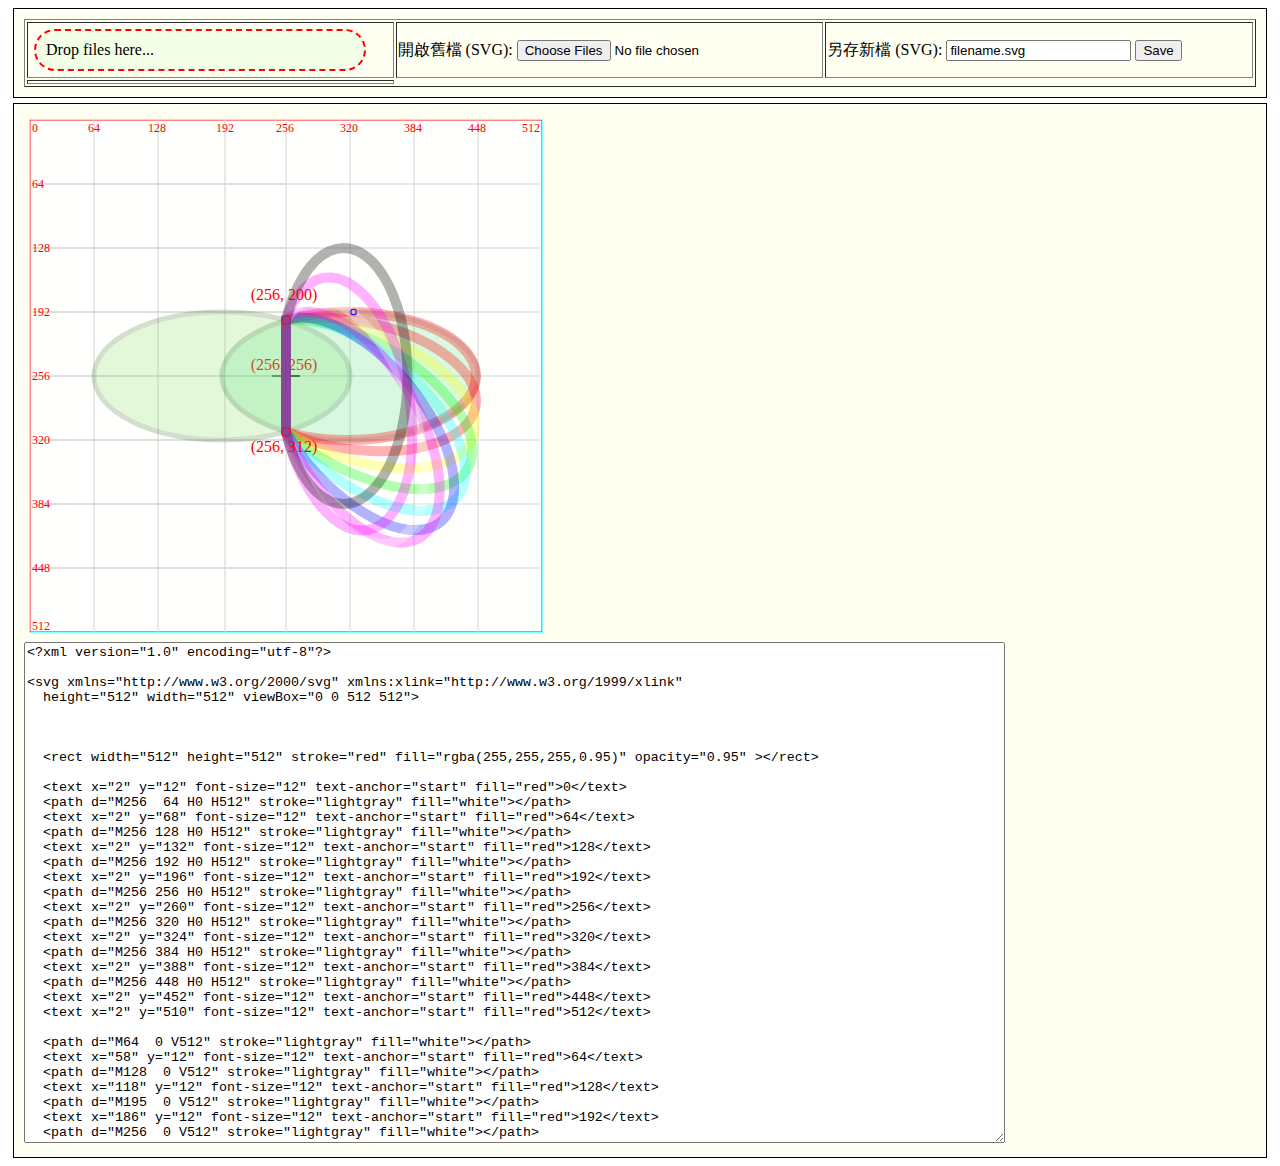
<file: lab01/angle.html>
<!DOCTYPE html>
<html>

<head>
  <meta charset="utf-8">
  <meta name="viewport" content="width=device-width">
  <title>SVG</title>
  <style type="text/css">
    svg {
      border: solid rgba(128, 255, 255, 0.95) 0.1px;
      margin: 5px;
    }

    div {
      border: solid black 1px;
      margin: 5px;
      padding: 10px;
      background-color: rgba(255, 255, 128, 0.1);
    }

    div:hover {
      background-color: rgba(255, 128, 128, 0.1);
    }

    #BlueFolder {
        width: 15%;
        vertical-align: middle;
    }

    #drop_zone {
      border: 2px dashed #bbb;
      border-radius: 25px;
      background-color: rgba(128, 255, 128, 0.1);
    }
  </style>

  <script type="text/javascript">
    var svgAI;

    function saveText(text, filename) {
      var a = document.createElement('a');
      a.setAttribute('href', 'data:text/plain;charset=utf-u,' + encodeURIComponent(text));
      a.setAttribute('download', filename);
      a.click()
    }

    function readFiles(files){
        var output = [];
        var newImage;

        for (var i = 0, f; f = files[i]; i++) {
            output = [];
            //alert(f.name)
            //ext = f.name.substring(f.name.lastIndexOf(".") + 1);
            //console.log('ext = ' + ext);

            output.push('<li><strong>', 
                        escape(f.name), 
                        '</strong>', 
                        f.type || 'n/a',
                        f.size, 
                        ' bytes, last modified: ',
                        f.lastModifiedDate ? f.lastModifiedDate.toLocaleDateString() : 'n/a',
                        '</li>');
            //alert(output)

            let reader = new FileReader();

            // https://www.html5rocks.com/en/tutorials/file/dndfiles//
            // Only process image files.
            // f.mimetype.match('text.*|image.*|application.*')
            if (!f.type.match('image.svg')) {
              //alert('Not an SVG!')  
              //continue; // skip rest of the codes

              // Closure to capture the file information.
              reader.onload = (function(theFile) {
                return function(e) {
                  //console.log( e.target.result );
                  newImage = e.target.result;
                };
              })(f);

              // Read in the image file as a data URL.
              reader.readAsDataURL(f);
            } 
            else {
              // alert('It is an SVG!')
              reader.readAsText(files[0], 'UTF-8');

              // Closure to capture the file information.
              reader.onload = (function(theFile) {
                return function(e) {
                  //console.log( e.target.result );
                  //alert(e.target.result)
                  svgAI = e.target.result;

                  document.getElementById('content0').textContent = svgAI;
                  document.getElementById('svgimage').innerHTML = svgAI;
                };
              })(f);
            }
        }

        // do it when you are not an SVG
        if (!files[0].type.match('image.svg')) {
          var reader = new FileReader();
          reader.readAsText(files[0], 'UTF-8');
          reader.onload = function(evt) 
          {
              document.getElementById('content0').textContent = svgAI;
              var str = document.getElementById('content0').value;
              //alert(str);

              var n1 = str.search("https");
              //var n2 = str.search(/.png/i);
              var n2 = str.search(".png");
              console.log('n1 = ' + n1);
              console.log('n2 = ' + n2);

              var sub = str.substring(n1, n2 + 4);
              //console.log('sub = ' + sub);

              if (n1 > -1) {
                str = str.replace(sub, newImage);
              }
              else {
                str = svgAI;
                //alert(str);
              }

              document.getElementById('content0').textContent = str;
              document.getElementById('svgimage').innerHTML = str;
          }
        }
    }

    function handleFileSelect(evt) {
        var files = evt.target.files; // FileList object
        readFiles(files);
    }

    function handleFileSelect_drag(evt)
    {
        evt.stopPropagation();
        evt.preventDefault();
        var files = evt.dataTransfer.files; // FileList object.
        readFiles(files);
    }

    function handleDragOver(evt)
    {
        evt.stopPropagation();
        evt.preventDefault();
        evt.dataTransfer.dropEffect = 'copy'; // Explicitly show this is a copy.
        //console.log('...');    
    }

    function start(e)
    {
      //------------------------------------------------------------------------
      // Setup the dnd listeners.
      var dropZone = document.getElementById('drop_zone');
      dropZone.addEventListener('dragover', handleDragOver, false);
      dropZone.addEventListener('drop', handleFileSelect_drag, false);

      setInterval(function(){ 
        document.getElementById("drop_zone").style.borderColor = "red";
      }, 500);

      setInterval(function(){ 
        document.getElementById("drop_zone").style.borderColor = "gray";
      }, 1000);
      //------------------------------------------------------------------------

      // default
      svgAI = document.getElementById('content0').value;
      document.getElementById('svgimage').innerHTML = svgAI;
      //document.getElementById('svgimage').innerHTML = document.getElementById('content0').value;

      // listener
      document.getElementById('content0').addEventListener("input", function(){
          document.getElementById('svgimage').innerHTML = document.getElementById('content0').value;
      });

      //------------------------------------------------------------------------
      // 選擇檔案 按鈕 Event Listener
      document.getElementById('files').addEventListener('change', handleFileSelect, false);

      //------------------------------------------------------------------------
      // Save Event Listener
      document.getElementById('save').addEventListener("click", function(){
        var fn = document.getElementById('svgfilename').value;
        saveText( document.getElementById('content0').value, fn);
      });

      //------------------------------------------------------------------------
      // 輸入框框按下 'Enter' 鍵 Event Listener
      // 在 input 輸入框框按下 'Enter' 鍵，也可以另存成 SVG
      document.getElementById('svgfilename').addEventListener('keydown', function(event) {
        if (preventKey(event, 'Enter', 13)) {
          event.preventDefault();
          var fn = document.getElementById('svgfilename').value;
          saveText( document.getElementById('content0').value, fn);
        }
      });
      //------------------------------------------------------------------------

    }

    window.addEventListener( "load", start, false );
  </script>
</head>


<body>
  <!-- ---------------- -->
  <div>
    <table border="1" width="100%">
      <tbody>
        <tr>
          <td width="30%"> <span id="drop_zone" style="margin: 5px; padding: 10px; width: 85%; display: inline-block;"> Drop files here... </span> </td>
          <td width="35%"> 開啟舊檔 (SVG): <input type="file" id="files" name="files[]" multiple accept=".svg" /> </td>
          <td width="35%"> 另存新檔 (SVG): <input id="svgfilename" value="filename.svg"></input> <button id="save">Save</button> </td>
        </tr>
        <tr><td> </td></tr>
      </tbody>
    </table>
  </div>
  <!-- ---------------- -->



  <div>
    <span id="svgimage"></span>

    <!-- -------------------------------------------------------------------------------- -->
    <textarea id="content0" cols="120" rows="33">
<?xml version="1.0" encoding="utf-8"?>

<svg xmlns="http://www.w3.org/2000/svg" xmlns:xlink="http://www.w3.org/1999/xlink" 
  height="512" width="512" viewBox="0 0 512 512">



  <rect width="512" height="512" stroke="red" fill="rgba(255,255,255,0.95)" opacity="0.95" ></rect>

  <text x="2" y="12" font-size="12" text-anchor="start" fill="red">0</text>
  <path d="M256  64 H0 H512" stroke="lightgray" fill="white"></path>
  <text x="2" y="68" font-size="12" text-anchor="start" fill="red">64</text>
  <path d="M256 128 H0 H512" stroke="lightgray" fill="white"></path>
  <text x="2" y="132" font-size="12" text-anchor="start" fill="red">128</text>
  <path d="M256 192 H0 H512" stroke="lightgray" fill="white"></path>
  <text x="2" y="196" font-size="12" text-anchor="start" fill="red">192</text>
  <path d="M256 256 H0 H512" stroke="lightgray" fill="white"></path>
  <text x="2" y="260" font-size="12" text-anchor="start" fill="red">256</text>
  <path d="M256 320 H0 H512" stroke="lightgray" fill="white"></path>
  <text x="2" y="324" font-size="12" text-anchor="start" fill="red">320</text>
  <path d="M256 384 H0 H512" stroke="lightgray" fill="white"></path>
  <text x="2" y="388" font-size="12" text-anchor="start" fill="red">384</text>
  <path d="M256 448 H0 H512" stroke="lightgray" fill="white"></path>
  <text x="2" y="452" font-size="12" text-anchor="start" fill="red">448</text>
  <text x="2" y="510" font-size="12" text-anchor="start" fill="red">512</text>

  <path d="M64  0 V512" stroke="lightgray" fill="white"></path>
  <text x="58" y="12" font-size="12" text-anchor="start" fill="red">64</text>
  <path d="M128  0 V512" stroke="lightgray" fill="white"></path>
  <text x="118" y="12" font-size="12" text-anchor="start" fill="red">128</text>
  <path d="M195  0 V512" stroke="lightgray" fill="white"></path>
  <text x="186" y="12" font-size="12" text-anchor="start" fill="red">192</text>
  <path d="M256  0 V512" stroke="lightgray" fill="white"></path>
  <text x="246" y="12" font-size="12" text-anchor="start" fill="red">256</text>
  <path d="M320  0 V512" stroke="lightgray" fill="white"></path>
  <text x="310" y="12" font-size="12" text-anchor="start" fill="red">320</text>
  <path d="M384  0 V512" stroke="lightgray" fill="white"></path>
  <text x="374" y="12" font-size="12" text-anchor="start" fill="red">384</text>
  <path d="M448  0 V512" stroke="lightgray" fill="white"></path>
  <text x="438" y="12" font-size="12" text-anchor="start" fill="red">448</text>
  <text x="492" y="12" font-size="12" text-anchor="start" fill="red">512</text>

  <path d="M256 256 V270 V242 M256 256 H270 H242" stroke="black" fill="white"></path>
  <text x="254" y="250" font-size="16" text-anchor="middle" fill="red">(256, 256)</text>

  <ellipse fill="#77DD47" stroke="#246614" stroke-width="5" cx="192" cy="256" rx="128" ry="64" opacity="0.2"/>
  <ellipse fill="#47DD77" stroke="#146624" stroke-width="5" cx="320" cy="256" rx="128" ry="64" opacity="0.2"/>

  <path d="M256 200 A128 64, 00, 1, 1, 256 312z" stroke-width="10" stroke="#F00" fill="none" opacity="0.3"/>

  <path d="M256 200 A128 64, 10, 1, 1, 256 312z" stroke-width="10" stroke="#F00" fill="none" opacity="0.3"/>
  <path d="M256 200 A128 64, 20, 1, 1, 256 312z" stroke-width="10" stroke="#FF0" fill="none" opacity="0.3"/>
  <path d="M256 200 A128 64, 30, 1, 1, 256 312z" stroke-width="10" stroke="#0F0" fill="none" opacity="0.3"/>
  <path d="M256 200 A128 64, 40, 1, 1, 256 312z" stroke-width="10" stroke="#0FF" fill="none" opacity="0.3"/>
  <path d="M256 200 A128 64, 50, 1, 1, 256 312z" stroke-width="10" stroke="#00F" fill="none" opacity="0.3"/>
  <path d="M256 200 A128 64, 60, 1, 1, 256 312z" stroke-width="10" stroke="#F0F" fill="none" opacity="0.3"/>
  <path d="M256 200 A128 64, 70, 1, 1, 256 312z" stroke-width="10" stroke="#FFF" fill="none" opacity="0.3"/>
  <path d="M256 200 A128 64, 80, 1, 1, 256 312z" stroke-width="10" stroke="#F0F" fill="none" opacity="0.3"/>
  <path d="M256 200 A128 64, 90, 1, 1, 256 312z" stroke-width="10" stroke="#000" fill="none" opacity="0.3"/>


  <text x="254" y="180" font-size="16" text-anchor="middle" fill="red">(256, 200)</text>
  <circle id="c1" cx="256" cy="200" r="1" stroke="red" fill="none">
    <animate attributeName="r" to="10" dur="2s" repeatCount="indefinite"/>
  </circle>

  <text x="254" y="332" font-size="16" text-anchor="middle" fill="red">(256, 312)</text>
  <circle id="c2" cx="256" cy="312" r="1" stroke="red" fill="none">
    <animate attributeName="r" to="10" dur="2s" repeatCount="indefinite"/>
  </circle>

  <circle cx="0" cy="0" r="1" stroke="blue" fill="none">
    <animateMotion dur="6s" path="M256 200 A128 64, 0, 1, 1, 256 312z" repeatCount="indefinite" rotate="auto"/>
    <animate attributeName="r" to="15" dur="6s" repeatCount="indefinite"/>
  </circle>
</svg>

    </textarea>
    <!-- -------------------------------------------------------------------------------- -->


  </div>


</body>

</html>
</file>
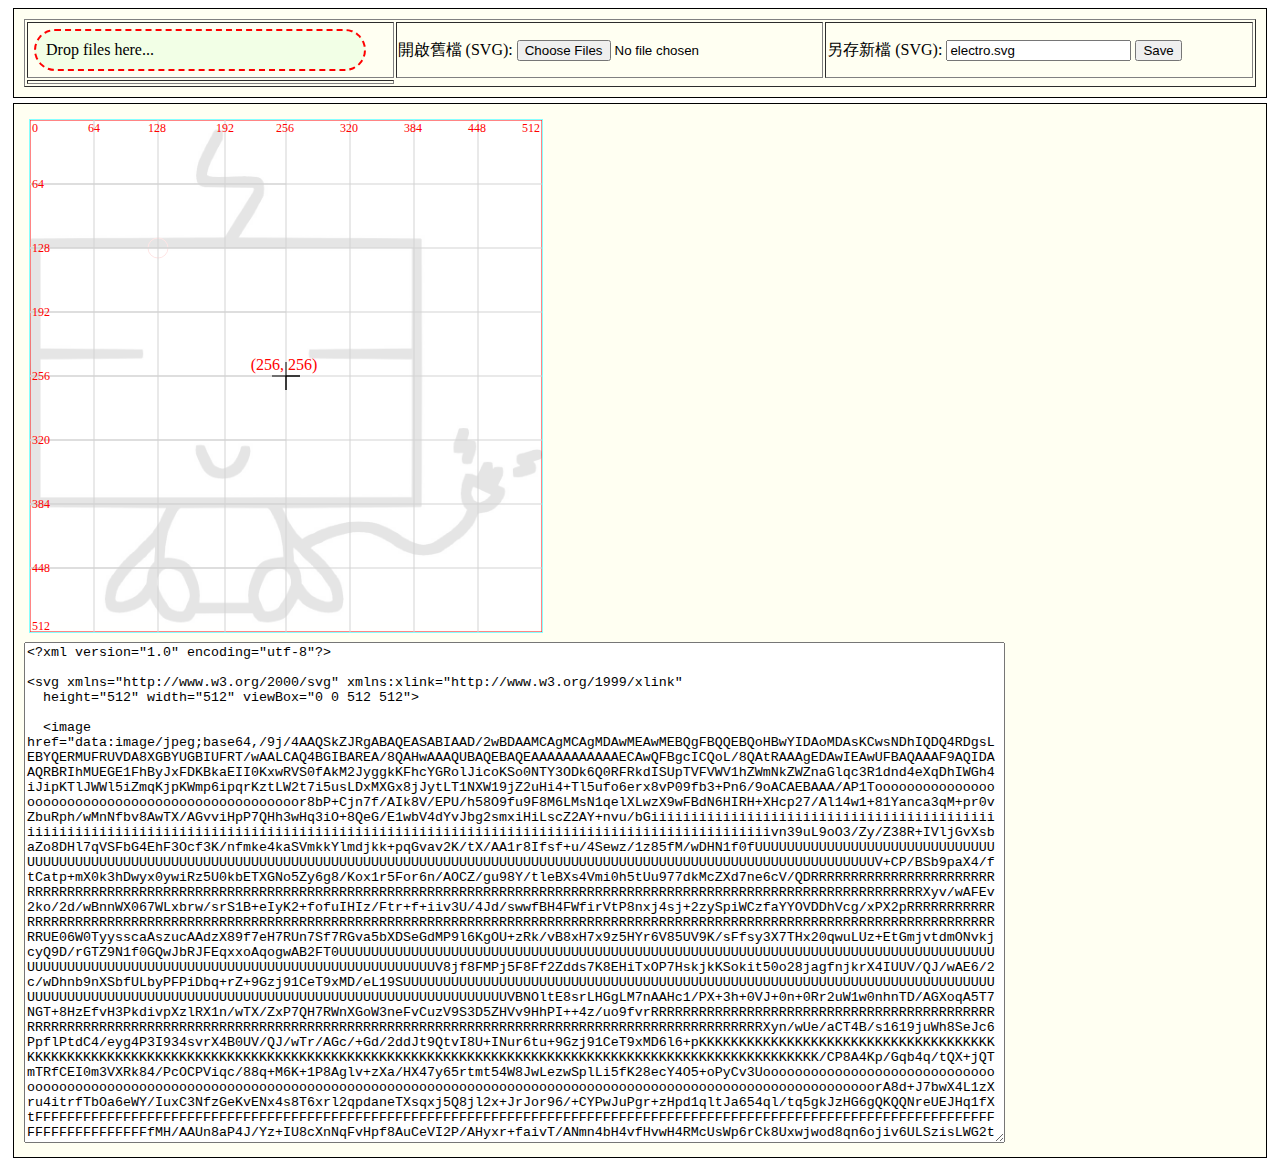
<file: lab01/electro.html>
<!DOCTYPE html>
<html>

<head>
  <meta charset="utf-8">
  <meta name="viewport" content="width=device-width">
  <title>SVG</title>
  <style type="text/css">
    svg {
      border: solid rgba(128, 255, 255, 0.95) 0.1px;
      margin: 5px;
    }

    div {
      border: solid black 1px;
      margin: 5px;
      padding: 10px;
      background-color: rgba(255, 255, 128, 0.1);
    }

    div:hover {
      background-color: rgba(255, 128, 128, 0.1);
    }

    #BlueFolder {
        width: 15%;
        vertical-align: middle;
    }

    #drop_zone {
      border: 2px dashed #bbb;
      border-radius: 25px;
      background-color: rgba(128, 255, 128, 0.1);
    }
  </style>

  <script type="text/javascript">
    var svgAI;

    function saveText(text, filename) {
      var a = document.createElement('a');
      a.setAttribute('href', 'data:text/plain;charset=utf-u,' + encodeURIComponent(text));
      a.setAttribute('download', filename);
      a.click()
    }

    function readFiles(files){
        var output = [];
        var newImage;

        for (var i = 0, f; f = files[i]; i++) {
            output = [];
            //alert(f.name)
            //ext = f.name.substring(f.name.lastIndexOf(".") + 1);
            //console.log('ext = ' + ext);

            output.push('<li><strong>', 
                        escape(f.name), 
                        '</strong>', 
                        f.type || 'n/a',
                        f.size, 
                        ' bytes, last modified: ',
                        f.lastModifiedDate ? f.lastModifiedDate.toLocaleDateString() : 'n/a',
                        '</li>');
            //alert(output)

            let reader = new FileReader();

            // https://www.html5rocks.com/en/tutorials/file/dndfiles//
            // Only process image files.
            // f.mimetype.match('text.*|image.*|application.*')
            if (!f.type.match('image.svg')) {
              //alert('Not an SVG!')  
              //continue; // skip rest of the codes

              // Closure to capture the file information.
              reader.onload = (function(theFile) {
                return function(e) {
                  //console.log( e.target.result );
                  newImage = e.target.result;
                };
              })(f);

              // Read in the image file as a data URL.
              reader.readAsDataURL(f);
            } 
            else {
              // alert('It is an SVG!')
              reader.readAsText(files[0], 'UTF-8');

              // Closure to capture the file information.
              reader.onload = (function(theFile) {
                return function(e) {
                  //console.log( e.target.result );
                  //alert(e.target.result)
                  svgAI = e.target.result;

                  document.getElementById('content0').textContent = svgAI;
                  document.getElementById('svgimage').innerHTML = svgAI;
                };
              })(f);
            }
        }

        // do it when you are not an SVG
        if (!files[0].type.match('image.svg')) {
          var reader = new FileReader();
          reader.readAsText(files[0], 'UTF-8');
          reader.onload = function(evt) 
          {
              document.getElementById('content0').textContent = svgAI;
              var str = document.getElementById('content0').value;
              //alert(str);

              var n1 = str.search("https");
              //var n2 = str.search(/.png/i);
              var n2 = str.search(".png");
              console.log('n1 = ' + n1);
              console.log('n2 = ' + n2);

              var sub = str.substring(n1, n2 + 4);
              //console.log('sub = ' + sub);

              if (n1 > -1) {
                str = str.replace(sub, newImage);
              }
              else {
                str = svgAI;
                //alert(str);
              }

              document.getElementById('content0').textContent = str;
              document.getElementById('svgimage').innerHTML = str;
          }
        }
    }

    function handleFileSelect(evt) {
        var files = evt.target.files; // FileList object
        readFiles(files);
    }

    function handleFileSelect_drag(evt)
    {
        evt.stopPropagation();
        evt.preventDefault();
        var files = evt.dataTransfer.files; // FileList object.
        readFiles(files);
    }

    function handleDragOver(evt)
    {
        evt.stopPropagation();
        evt.preventDefault();
        evt.dataTransfer.dropEffect = 'copy'; // Explicitly show this is a copy.
        //console.log('...');    
    }

    function start(e)
    {
      //------------------------------------------------------------------------
      // Setup the dnd listeners.
      var dropZone = document.getElementById('drop_zone');
      dropZone.addEventListener('dragover', handleDragOver, false);
      dropZone.addEventListener('drop', handleFileSelect_drag, false);

      setInterval(function(){ 
        document.getElementById("drop_zone").style.borderColor = "red";
      }, 500);

      setInterval(function(){ 
        document.getElementById("drop_zone").style.borderColor = "gray";
      }, 1000);
      //------------------------------------------------------------------------

      // default
      svgAI = document.getElementById('content0').value;
      document.getElementById('svgimage').innerHTML = svgAI;
      //document.getElementById('svgimage').innerHTML = document.getElementById('content0').value;

      // listener
      document.getElementById('content0').addEventListener("input", function(){
          document.getElementById('svgimage').innerHTML = document.getElementById('content0').value;
      });

      //------------------------------------------------------------------------
      // 選擇檔案 按鈕 Event Listener
      document.getElementById('files').addEventListener('change', handleFileSelect, false);

      //------------------------------------------------------------------------
      // Save Event Listener
      document.getElementById('save').addEventListener("click", function(){
        var fn = document.getElementById('svgfilename').value;
        saveText( document.getElementById('content0').value, fn);
      });

      //------------------------------------------------------------------------
      // 輸入框框按下 'Enter' 鍵 Event Listener
      // 在 input 輸入框框按下 'Enter' 鍵，也可以另存成 SVG
      document.getElementById('svgfilename').addEventListener('keydown', function(event) {
        if (preventKey(event, 'Enter', 13)) {
          event.preventDefault();
          var fn = document.getElementById('svgfilename').value;
          saveText( document.getElementById('content0').value, fn);
        }
      });
      //------------------------------------------------------------------------

    }

    window.addEventListener( "load", start, false );
  </script>
</head>


<body>
  <!-- ---------------- -->
  <div>
    <table border="1" width="100%">
      <tbody>
        <tr>
          <td width="30%"> <span id="drop_zone" style="margin: 5px; padding: 10px; width: 85%; display: inline-block;"> Drop files here... </span> </td>
          <td width="35%"> 開啟舊檔 (SVG): <input type="file" id="files" name="files[]" multiple accept=".svg" /> </td>
          <td width="35%"> 另存新檔 (SVG): <input id="svgfilename" value="electro.svg"></input> <button id="save">Save</button> </td>
        </tr>
        <tr><td> </td></tr>
      </tbody>
    </table>
  </div>
  <!-- ---------------- -->



  <div>
    <span id="svgimage"></span>

    <!-- -------------------------------------------------------------------------------- -->
    <textarea id="content0" cols="120" rows="33">
<?xml version="1.0" encoding="utf-8"?>

<svg xmlns="http://www.w3.org/2000/svg" xmlns:xlink="http://www.w3.org/1999/xlink" 
  height="512" width="512" viewBox="0 0 512 512">

  <image href="[data-uri]" height="512" width="512" />


  <circle cx="128" cy="128" r="10" stroke="red" fill="none"  />

  <rect width="512" height="512" stroke="red" fill="rgba(255,255,255,0.95)" opacity="0.95" ></rect>

  <text x="2" y="12" font-size="12" text-anchor="start" fill="red">0</text>
  <path d="M256  64 H0 H512" stroke="lightgray" fill="white"></path>
  <text x="2" y="68" font-size="12" text-anchor="start" fill="red">64</text>
  <path d="M256 128 H0 H512" stroke="lightgray" fill="white"></path>
  <text x="2" y="132" font-size="12" text-anchor="start" fill="red">128</text>
  <path d="M256 192 H0 H512" stroke="lightgray" fill="white"></path>
  <text x="2" y="196" font-size="12" text-anchor="start" fill="red">192</text>
  <path d="M256 256 H0 H512" stroke="lightgray" fill="white"></path>
  <text x="2" y="260" font-size="12" text-anchor="start" fill="red">256</text>
  <path d="M256 320 H0 H512" stroke="lightgray" fill="white"></path>
  <text x="2" y="324" font-size="12" text-anchor="start" fill="red">320</text>
  <path d="M256 384 H0 H512" stroke="lightgray" fill="white"></path>
  <text x="2" y="388" font-size="12" text-anchor="start" fill="red">384</text>
  <path d="M256 448 H0 H512" stroke="lightgray" fill="white"></path>
  <text x="2" y="452" font-size="12" text-anchor="start" fill="red">448</text>
  <text x="2" y="510" font-size="12" text-anchor="start" fill="red">512</text>

  <path d="M64  0 V512" stroke="lightgray" fill="white"></path>
  <text x="58" y="12" font-size="12" text-anchor="start" fill="red">64</text>
  <path d="M128  0 V512" stroke="lightgray" fill="white"></path>
  <text x="118" y="12" font-size="12" text-anchor="start" fill="red">128</text>
  <path d="M195  0 V512" stroke="lightgray" fill="white"></path>
  <text x="186" y="12" font-size="12" text-anchor="start" fill="red">192</text>
  <path d="M256  0 V512" stroke="lightgray" fill="white"></path>
  <text x="246" y="12" font-size="12" text-anchor="start" fill="red">256</text>
  <path d="M320  0 V512" stroke="lightgray" fill="white"></path>
  <text x="310" y="12" font-size="12" text-anchor="start" fill="red">320</text>
  <path d="M384  0 V512" stroke="lightgray" fill="white"></path>
  <text x="374" y="12" font-size="12" text-anchor="start" fill="red">384</text>
  <path d="M448  0 V512" stroke="lightgray" fill="white"></path>
  <text x="438" y="12" font-size="12" text-anchor="start" fill="red">448</text>
  <text x="492" y="12" font-size="12" text-anchor="start" fill="red">512</text>

  <path d="M256 256 V270 V242 M256 256 H270 H242" stroke="black" fill="white"></path>
  <text x="254" y="250" font-size="16" text-anchor="middle" fill="red">(256, 256)</text>
</svg>
    </textarea>
    <!-- -------------------------------------------------------------------------------- -->


  </div>


</body>

</html>
</file>
<file: lab08/style.css>
.line-hsu-1 {
  clip-path: url(#hsu-1);

  stroke-dasharray: 100;
  animation-name: draw-chen-1;
}
@keyframes draw-chen-1 {
  0% {
    stroke-dashoffset: 100;
  }

  9% {
    stroke-dashoffset: 0;
  }
}

.line-hsu-2 {
  clip-path: url(#hsu-2);

  stroke-dasharray:252;
  animation-name: draw-chen-2;
}
@keyframes draw-chen-2 {
  0%,
  9% {
    stroke-dashoffset: 180;
  }

  18% {
    stroke-dashoffset: 0;
  }
}

.line-hsu-3 {
  clip-path: url(#hsu-3);

  stroke-dasharray: 300;
  animation-name: draw-chen-3;
}
@keyframes draw-chen-3 {
  0%,
  18% {
    stroke-dashoffset: 300;
  }

  27% {
    stroke-dashoffset: 0;
  }
}

.line-hsu-4 {
  clip-path: url(#hsu-4);

  stroke-dasharray: 200;
  animation-name: draw-chen-4;
}
@keyframes draw-chen-4 {
  0%,
  27% {
    stroke-dashoffset: 200;
  }

  36% {
    stroke-dashoffset: 0;
  }
}

.line-hsu-5 {
  clip-path: url(#hsu-5);

  stroke-dasharray: 200;
  animation-name: draw-chen-5;
}
@keyframes draw-chen-5 {
  0%,
  36% {
    stroke-dashoffset: 200;
  }

  45% {
    stroke-dashoffset: 0;
  }
}

.line-hsu-6 {
  clip-path: url(#hsu-6);

  stroke-dasharray: 200;
  animation-name: draw-chen-6;
}
@keyframes draw-chen-6 {
  0%,
  45% {
    stroke-dashoffset: 200;
  }

  54% {
    stroke-dashoffset: 0;
  }
}

.line-hsu-7 {
  clip-path: url(#hsu-7);

  stroke-dasharray: 200;
  animation-name: draw-chen-7;
}
@keyframes draw-chen-7 {
  0%,
  54% {
    stroke-dashoffset: 200;
  }

  63% {
    stroke-dashoffset: 0;
  }
}

.line-hsu-8 {
  clip-path: url(#hsu-8);

  stroke-dasharray: 200;
  animation-name: draw-chen-8;
}
@keyframes draw-chen-8 {
  0%,
  63% {
    stroke-dashoffset: 200;
  }

  72% {
    stroke-dashoffset: 0;
  }
}

.line-hsu-9 {
  clip-path: url(#hsu-9);

  stroke-dasharray: 300;
  animation-name: draw-chen-9;
}
@keyframes draw-chen-9 {
  0%,
  72% {
    stroke-dashoffset: 300;
  }

  81% {
    stroke-dashoffset: 0;
  }
}

.line-hsu-10 {
  clip-path: url(#hsu-10);

  stroke-dasharray: 299;
  animation-name: draw-chen-10;
}
@keyframes draw-chen-10 {
  0%,
  81% {
    stroke-dashoffset: 299;
  }

  90% {
    stroke-dashoffset: 0;
  }
}

.line-hsu-11 {
  clip-path: url(#hsu-11);

  stroke-dasharray: 500;
  animation-name: draw-chen-11;
}
@keyframes draw-chen-11 {
  0%,
  90% {
    stroke-dashoffset: 500;
  }

  100% {
    stroke-dashoffset: 0;
  }
}


/* ya */
.line-ya-1 {
  clip-path: url(#ya-1);

  stroke-dasharray: 200;
  animation-name: draw-ya-1;
}
@keyframes draw-ya-1 {
  0% {
    stroke-dashoffset: 200;
  }

  8% {
    stroke-dashoffset: 0;
  }
}

.line-ya-2 {
  clip-path: url(#ya-2);

  stroke-dasharray: 500;
  animation-name: draw-ya-2;
}
@keyframes draw-ya-2 {
  0%,
  8% {
    stroke-dashoffset: 500;
  }

  16% {
    stroke-dashoffset: 0;
  }
}

.line-ya-3 {
  clip-path: url(#ya-3);

  stroke-dasharray: 500;
  animation-name: draw-ya-3;
}
@keyframes draw-ya-3 {
  0%,
  16% {
    stroke-dashoffset: 500;
  }

  24% {
    stroke-dashoffset: 0;
  }
}

.line-ya-4 {
  clip-path: url(#ya-4);

  stroke-dasharray: 201;
  animation-name: draw-ya-4;
}
@keyframes draw-ya-4 {
  0%,
  24% {
    stroke-dashoffset: 201;
  }

  32% {
    stroke-dashoffset: 0;
  }
}

.line-ya-5 {
  clip-path: url(#ya-5);

  stroke-dasharray:500;
  animation-name: draw-ya-5;
}
@keyframes draw-ya-5 {
  0%,
  32% {
    stroke-dashoffset: 500;
  }

  40% {
    stroke-dashoffset: 0;
  }
}

.line-ya-6 {
  clip-path: url(#ya-6);

  stroke-dasharray: 500;
  animation-name: draw-ya-6;
}
@keyframes draw-ya-6 {
  0%,
  40% {
    stroke-dashoffset: 500;
  }

  48% {
    stroke-dashoffset: 0;
  }
}

.line-ya-7 {
  clip-path: url(#ya-7);

  stroke-dasharray: 500;
  animation-name: draw-ya-7;
}
@keyframes draw-ya-7 {
  0%,
  48% {
    stroke-dashoffset: 500;
  }

  56% {
    stroke-dashoffset: 0;
  }
}

.line-ya-8 {
  clip-path: url(#ya-8);

  stroke-dasharray: 500;
  animation-name: draw-ya-8;
}
@keyframes draw-ya-8 {
  0%,
  56% {
    stroke-dashoffset: 500;
  }

  64% {
    stroke-dashoffset: 0;
  }
}

.line-ya-9 {
  clip-path: url(#ya-9);

  stroke-dasharray: 500;
  animation-name: draw-ya-9;
}
@keyframes draw-ya-9 {
  0%,
  64% {
    stroke-dashoffset: 500;
  }

  72% {
    stroke-dashoffset: 0;
  }
}

.line-ya-10 {
  clip-path: url(#ya-10);

  stroke-dasharray: 500;
  animation-name: draw-ya-10;
}
@keyframes draw-ya-10 {
  0%,
  72% {
    stroke-dashoffset: 500;
  }

  80% {
    stroke-dashoffset: 0;
  }
}

.line-ya-11 {
  clip-path: url(#ya-11);

  stroke-dasharray: 500;
  animation-name: draw-ya-11;
}
@keyframes draw-ya-11 {
  0%,
  80% {
    stroke-dashoffset: 500;
  }

  90% {
    stroke-dashoffset: 0;
  }
}

.line-ya-12 {
  clip-path: url(#ya-12);

  stroke-dasharray: 500;
  animation-name: draw-ya-12;
}
@keyframes draw-ya-12 {
  0%,
  90% {
    stroke-dashoffset: 500;
  }

  100% {
    stroke-dashoffset: 0;
  }
}


/* chuan */
.line-chuan-1 {
  clip-path: url(#chuan-1);

  stroke-dasharray: 200;
  animation-name: draw-chuan-1;
}
@keyframes draw-chuan-1 {
  0% {
    stroke-dashoffset: 200;
  }

  8% {
    stroke-dashoffset: 0;
  }
}

.line-chuan-2 {
  clip-path: url(#chuan-2);

  stroke-dasharray: 500;
  animation-name: draw-chuan-2;
}
@keyframes draw-chuan-2 {
  0%,
  8% {
    stroke-dashoffset: 500;
  }

  16% {
    stroke-dashoffset: 0;
  }
}

.line-chuan-3 {
  clip-path: url(#chuan-3);

  stroke-dasharray: 500;
  animation-name: draw-chuan-3;
}
@keyframes draw-chuan-3 {
  0%,
  16% {
    stroke-dashoffset: 500;
  }

  24% {
    stroke-dashoffset: 0;
  }
}

.line-chuan-4 {
  clip-path: url(#chuan-4);

  stroke-dasharray: 201;
  animation-name: draw-chuan-4;
}
@keyframes draw-chuan-4 {
  0%,
  24% {
    stroke-dashoffset: 201;
  }

  32% {
    stroke-dashoffset: 0;
  }
}

.line-chuan-5 {
  clip-path: url(#chuan-5);

  stroke-dasharray:500;
  animation-name: draw-chuan-5;
}
@keyframes draw-chuan-5 {
  0%,
  32% {
    stroke-dashoffset: 500;
  }

  40% {
    stroke-dashoffset: 0;
  }
}

.line-chuan-6 {
  clip-path: url(#chuan-6);

  stroke-dasharray: 500;
  animation-name: draw-chuan-6;
}
@keyframes draw-chuan-6 {
  0%,
  40% {
    stroke-dashoffset: 500;
  }

  48% {
    stroke-dashoffset: 0;
  }
}

.line-chuan-7 {
  clip-path: url(#chuan-7);

  stroke-dasharray: 500;
  animation-name: draw-chuan-7;
}
@keyframes draw-chuan-7 {
  0%,
  48% {
    stroke-dashoffset: 500;
  }

  56% {
    stroke-dashoffset: 0;
  }
}

.line-chuan-8 {
  clip-path: url(#chuan-8);

  stroke-dasharray: 500;
  animation-name: draw-chuan-8;
}
@keyframes draw-chuan-8 {
  0%,
  56% {
    stroke-dashoffset: 500;
  }

  64% {
    stroke-dashoffset: 0;
  }
}

.line-chuan-9 {
  clip-path: url(#chuan-9);

  stroke-dasharray: 500;
  animation-name: draw-chuan-9;
}
@keyframes draw-chuan-9 {
  0%,
  64% {
    stroke-dashoffset: 500;
  }

  72% {
    stroke-dashoffset: 0;
  }
}

.line-chuan-10 {
  clip-path: url(#chuan-10);

  stroke-dasharray: 500;
  animation-name: draw-chuan-10;
}
@keyframes draw-chuan-10 {
  0%,
  72% {
    stroke-dashoffset: 500;
  }

  80% {
    stroke-dashoffset: 0;
  }
}

.line-chuan-11 {
  clip-path: url(#chuan-11);

  stroke-dasharray: 500;
  animation-name: draw-chuan-11;
}
@keyframes draw-chuan-11 {
  0%,
  80% {
    stroke-dashoffset: 500;
  }

  90% {
    stroke-dashoffset: 0;
  }
}

.line-chuan-12 {
  clip-path: url(#chuan-12);

  stroke-dasharray: 500;
  animation-name: draw-chuan-12;
}
@keyframes draw-chuan-12 {
  0%,
  90% {
    stroke-dashoffset: 500;
  }

  100% {
    stroke-dashoffset: 0;
  }
}
</file>
<file: lab66/static/app/global/style.css>
body {
  padding-top: 160px;
  background: #ffffff;
}

#header {
  height: 90px;
  width: 100%;
  position: absolute;
  top: 0;
  z-index: 3000;
}
#logo {
  background: url("r2d3-logo.png") no-repeat top left;
  background-size: cover;
  margin: 15px 0;
  width: 60px;
  height: 60px;
  display: block;
}

#footer {
  background: #323137;
  padding-top: 70px;
  padding-bottom: 160px;
  color: #d1d2d8;
}

#footer p {
  font-family: "Helvetica Neue",Helvetica,Arial,sans-serif;
  font-size: 14px;
  color: #d1d2d8;
  margin: 0 0 10px;
  line-height: 1.4285;
}

#footer a {
  color: #fff;
  text-decoration: underline;
}
.team-bio h3 {
  margin-top: 0;
  font-weight: normal;
  font-size: 1.3em;
  color: #fff;
}
#footer-logo {
  width: 100%;
  background: url("r2d3-large-white.png") no-repeat top left;
  background-size: contain;
  display: block;
  height: 120px;
}
.footer-portrait {
  width: 100%;
  border: 8px solid #fff;
}
#about-r2d3 {
  margin-bottom: 60px;
}
.team-bio {
  margin-bottom: 30px;
}

.mailing-list {
  margin: 10px 0;
  padding: 10px 20px 10px;
  background-color: #fff;
  border: 1px solid #e1e8ed;
  border-radius: 3px;
}

/* Utilities */
.hide-text {
  text-indent: 100%;
  white-space: nowrap;
  overflow: hidden;
}
</file>
<file: lab66/static/pages/decision-trees-part-1/styles.css>
svg {
  -webkit-transform: translateZ(0);
  -moz-transform: translateZ(0);
  transform: translateZ(0);
}

div {
  /* background: rgba(0,0,0,0.01); */
}

.container {
  overflow: hidden;
}

#main {
  position: relative;
  z-index: 100;
}

#main h1, #main h2, #main h3 {
  font-weight: 300;
  color: #000;
  letter-spacing: -0.02em;
}

#main h2 {
  border-bottom: 3px solid;
  padding-bottom: 0.25em;
  margin-bottom: 0.5em;
}

#main p {
  margin: 1.3em 0;
}

#main .small {
  margin-top: 40px;
  color: #999;
}

#translations.small {
  margin-top: 0;
}

#conclusion li {
  margin: 1em 0;
}

@media (min-width: 800px) and (min-height: 650px)  {
  #main h1 {
    font-size: 60px;
  }

  #main h2 {
    font-size: 48px;
  }

  #main p, #main li {
    font-weight: 300;
    font-size: 21px;
  }

  #main .small {
    font-size: 16px;
  }

  #conclusion li {
    font-size: 21px;
    font-weight: 300;
  }
}

#intro-scatterplot {
  position: absolute;
  right: 0;
  width: 55%;
  height: 100vh;
  -webkit-transform: translateZ(0);
  -moz-transform: translateZ(0);
  transform: translateZ(0);
}

#intro-scatterplot canvas {
  position: absolute;
  z-index: 1000;
}
.hideCanvas {
  opacity: 0;
}

#intro-scatterplot svg {
  position: absolute;
  z-index: 2000;
}

#keep-scrolling {
  position: absolute;
  width: 100%;
}

#animated-arrow {
  position: absolute;
  text-align: center;
  width: 100%;
}

#animated-arrow p {
  text-transform: uppercase;
  font-weight: bold;
  display: block;
  margin-bottom: 0;
}

#animated-arrow svg {
  margin: 0 auto;
}

.hover-animation {
  -moz-animation-duration: 0.8s;
  -webkit-animation-duration: 0.8s;
  -moz-animation-name: slidein;
  -webkit-animation-name: slidein;
  -moz-animation-iteration-count: infinite;
  -webkit-animation-iteration-count: infinite;
  -moz-animation-direction: alternate;
  -webkit-animation-direction: alternate;
}

@-moz-keyframes slidein {
  from {
    top: 0;
  }

  to {
    top: 10px;
  }
}

@-webkit-keyframes slidein {
  from {
    top: 10px;
  }

  to {
    top: 0;
  }
}

#list-of-attributes {
  font-size: 21px;
  font-weight: 300;
}

#scatterplot-labels-group {
  transition: opacity 0.4s ease;
}

#split-quality {
  position: absolute;
  left: 4%;
  width: 53%;
  height: 100vh;
  -webkit-transform: translateZ(0);
  -moz-transform: translateZ(0);
  transform: translateZ(0);
}

#split-quality canvas,
#split-quality svg {
  position: absolute;
  top: 0;
  left: 0;
}

#rotating-canvas {
  width: 100vh;
  height: 100vh;
}

#decision-tree {
  position: absolute;
  right: 0;
  width: 65%;
  height: 95vh;
  text-align: right;
  -webkit-transform: translateZ(0);
  -moz-transform: translateZ(0);
  transform: translateZ(0);
  padding-top: 10vh;
}

#train-vs-test {
  position: absolute;
  right: 0;
  width: 60%;
  height: 99vh;
  -webkit-transform: translateZ(0);
  -moz-transform: translateZ(0);
  transform: translateZ(0);
}

#variable-intro-svg {
  transition: opacity 1s ease;
}

.scatterPlotPoint {
  -webkit-transform: translateZ(0);
  -moz-transform: translateZ(0);
  transform: translateZ(0);
  transition: width 0.4s ease, transform 0.4s ease, opacity 0.01s ease;
}
.ny-line {
  background: #456EBF;
}
.sf-line {
  background: #828C35;
}
.rounded {
  border-radius: 2px;
}

.verticalAxis, .horizontalAxis {
  transition-delay: 1s;
  transition: opacity 1s ease;
}

#shadow-scatterplot {
  height: 100vh;
  width: 55vw;
  position: absolute;
  top: 0;
  right: 0;
}

#train-vs-test {
  z-index: 400;
}

.labelBox {
  font-size: 11px;
}

.whitespace {
  display: block;
  padding: 0;
  margin: 0;
  height: 20vh;
  width: 100%;
  background: none;
  border: none;
}

#data-table {
  height: 23em;
}
.data-table th {
  font-size: 11px;
  color: #888;
  padding-right: 20px;
}
.data-table td {
  padding: 8px 20px 8px 0;
}

.sub_split_histograms {
  transition: opacity 0.3s ease;
}

.tree_pie, .tree_histogram, .tree_link {
  transition: opacity 0.3s;
}

.keep-in-touch {
  text-align: center;
}

.footnote-anchor {
  border: 1px solid #aaa;
  border-radius: 0.2em;
  font-weight: 600;
  padding: 0.1em 0.3em;
  margin: 0.2em;
  font-size: 0.75em;
  cursor: pointer;
}

#footnote-container {
  position: absolute;
  z-index: 200;
  top: 300px;
  left: 300px;
  width: 20em;
  background: #ffffff;
  border: 1px solid #aaa;
  border-radius: 0.5em;
  padding: 0.9em 1em 1.1em;
}
</file>
